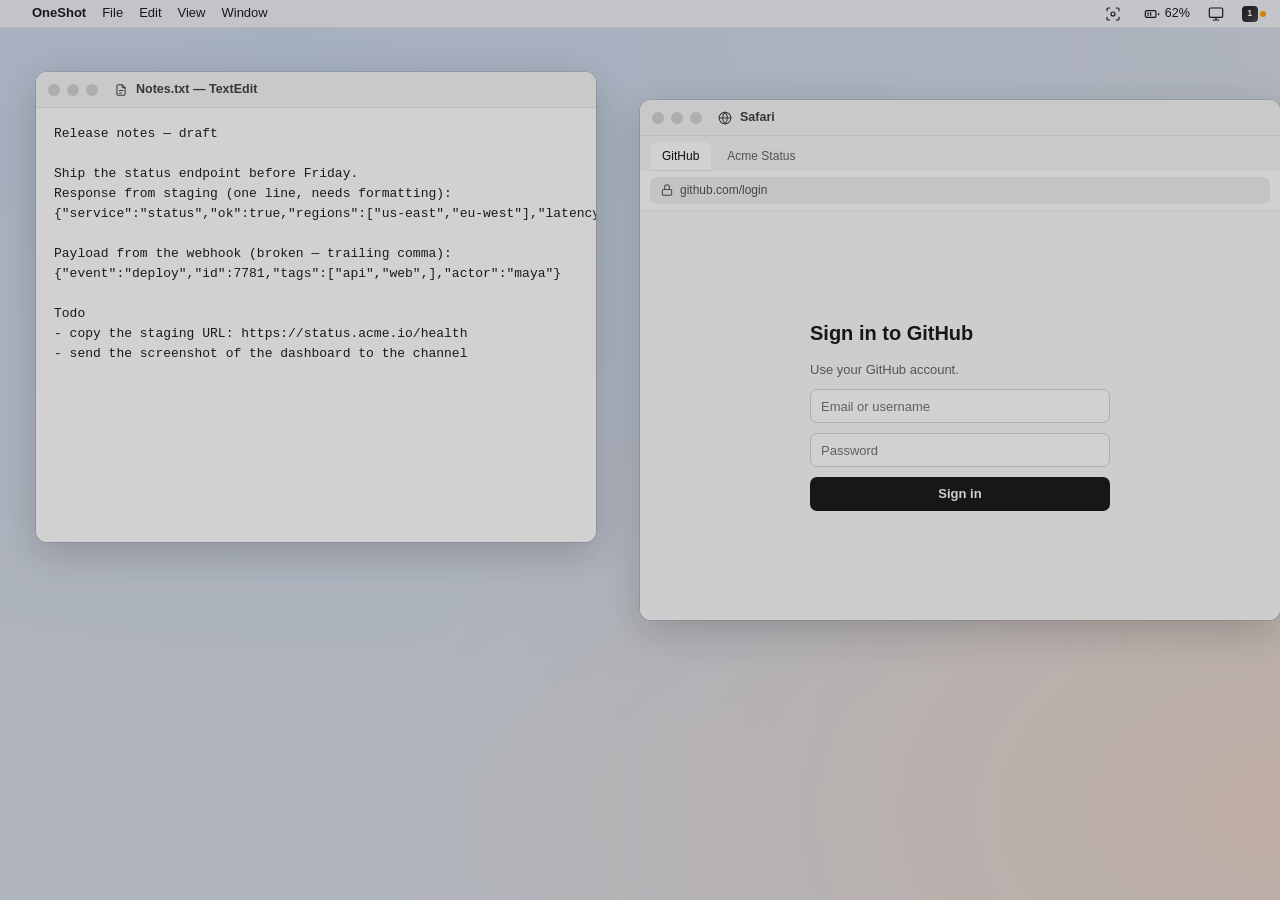
<file: prototype-v2/index.html>
<!doctype html>
<html lang="en">
<head>
<meta charset="utf-8">
<title>OneShot</title>
<link rel="stylesheet" href="shell.css">
<link rel="stylesheet" href="features/clipboard.css">
<link rel="stylesheet" href="features/screenshot.css">
<link rel="stylesheet" href="features/battery.css">
<link rel="stylesheet" href="features/displays.css">
<link rel="stylesheet" href="features/json.css">
<link rel="stylesheet" href="features/vault.css">
</head>
<body>
<div id="screen"></div>
<script src="icons.js"></script>
<script src="shell.js"></script>
<script src="features/clipboard.js"></script>
<script src="features/screenshot.js"></script>
<script src="features/battery.js"></script>
<script src="features/displays.js"></script>
<script src="features/json.js"></script>
<script src="features/vault.js"></script>
<script>OS.boot();</script>
</body>
</html>
</file>
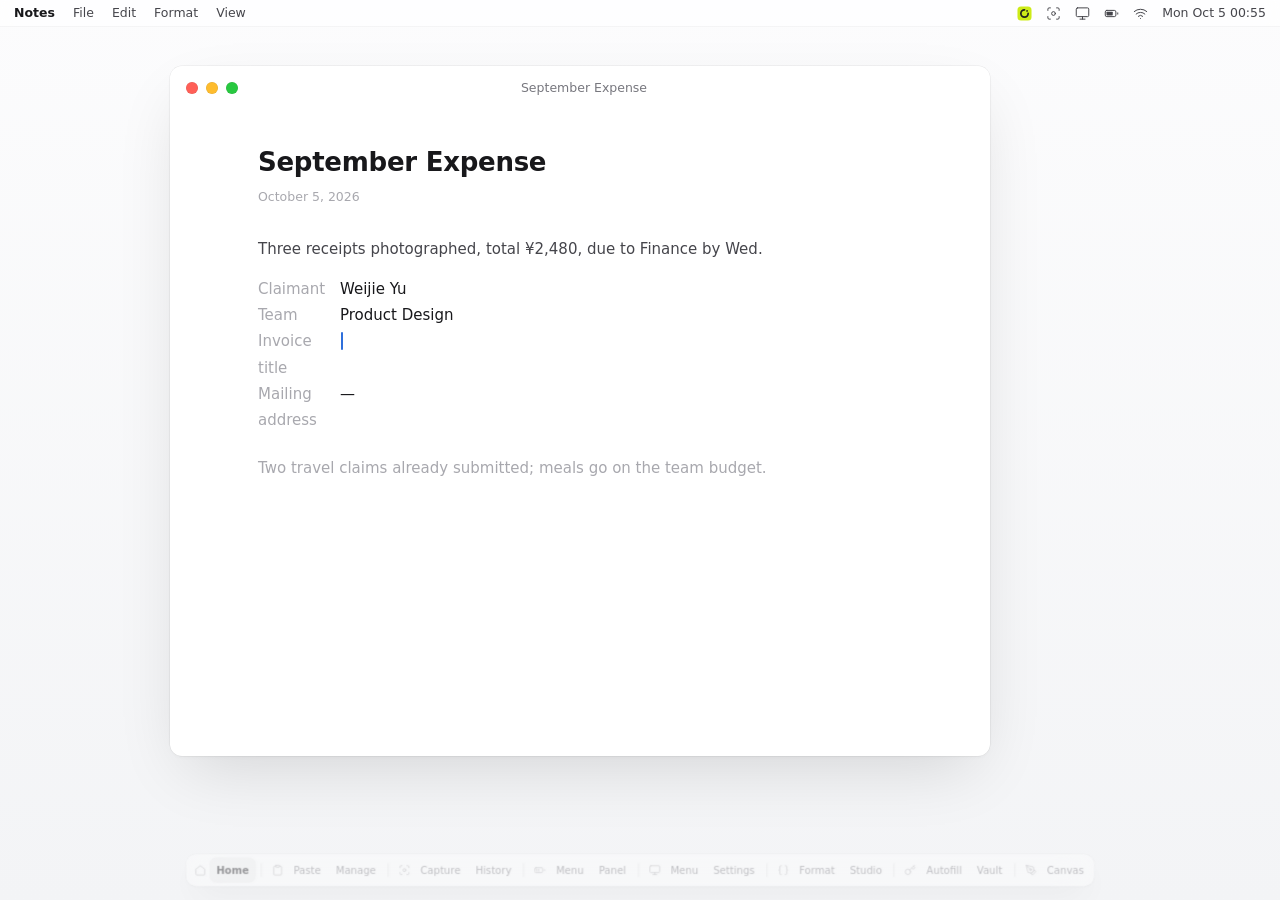
<file: prototype/prototype.html>
<!doctype html>
<html lang="zh-CN">
<head>
<meta charset="utf-8">
<meta name="viewport" content="width=device-width, initial-scale=1">
<title>OneShot</title>
<style>
:root{
  --font-ui:-apple-system,BlinkMacSystemFont,"SF Pro Text","PingFang SC","Hiragino Sans GB","Noto Sans CJK SC",system-ui,sans-serif;
  --font-mono:ui-monospace,"SF Mono",Menlo,"JetBrains Mono","Noto Sans Mono CJK SC",monospace;
  --white:#FFFFFF;--wash:#FAFAFA;--wash-2:#F5F5F6;
  --fill:rgba(0,0,0,.04);--fill-2:rgba(0,0,0,.06);--hover:rgba(0,0,0,.035);
  --rule:rgba(0,0,0,.06);--rule-2:rgba(0,0,0,.1);
  --ink:#18181B;--ink-2:#45454B;--ink-3:#77777E;--ink-4:#A8A8AE;--ink-5:#CDCDD2;
  --lime:#CDEB18;--lime-deep:#4F6B00;--lime-soft:#F4F9D2;
  --mark:#F0453A;
  --r-sm:6px;--r-md:8px;--r-lg:12px;--r-xl:14px;
  --ease:cubic-bezier(.2,.8,.2,1);--ease-out:cubic-bezier(.16,1,.3,1);--ease-in:cubic-bezier(.4,0,1,1);
  --t:200ms;
  --shadow-pop:0 0 0 .5px rgba(0,0,0,.08),0 2px 6px rgba(0,0,0,.04),0 16px 40px -8px rgba(0,0,0,.14);
  --shadow-win:0 0 0 .5px rgba(0,0,0,.08),0 2px 4px rgba(0,0,0,.03),0 24px 64px -16px rgba(0,0,0,.14);
}
*{box-sizing:border-box}
html,body{margin:0;height:100%}
body{background:#fff;color:var(--ink);font:400 13px/1.5 var(--font-ui);-webkit-font-smoothing:antialiased;overflow:hidden;user-select:none}
button{font:inherit;color:inherit;border:0;background:none;padding:0;cursor:default}
.ic{width:16px;height:16px;flex:none;display:block;fill:none;stroke:currentColor;stroke-width:1.6;stroke-linecap:round;stroke-linejoin:round}
.ic.l{width:18px;height:18px;stroke-width:1.55}
.ic.s{width:14px;height:14px}
.mono{font-family:var(--font-mono)}
.view{position:fixed;inset:0;display:none;opacity:0;transition:opacity var(--t) var(--ease)}
.view.on{display:block}
.view.in{opacity:1}
.desk{position:absolute;inset:0;background:linear-gradient(180deg,#FCFCFD 0%,#F3F4F6 100%);overflow:hidden}
.menubar{position:absolute;left:0;right:0;top:0;height:26px;display:flex;align-items:center;gap:18px;padding:0 14px;font-size:12.5px;color:var(--ink-2);background:rgba(255,255,255,.72);backdrop-filter:blur(20px);box-shadow:0 .5px 0 var(--rule)}
.menubar b{font-weight:600;color:var(--ink)}
.menubar .r{margin-left:auto;display:flex;align-items:center;gap:14px;color:var(--ink-2)}
.menubar .r .ic{width:15px;height:15px}
.mini-mark{width:15px;height:15px;display:block}
.lights{display:flex;gap:8px}
.lights i{width:12px;height:12px;border-radius:50%;box-shadow:inset 0 0 0 .5px rgba(0,0,0,.1)}
.lights i:nth-child(1){background:#FF5F57}.lights i:nth-child(2){background:#FEBC2E}.lights i:nth-child(3){background:#28C840}
.docwin{position:absolute;left:170px;top:66px;width:820px;height:690px;background:#fff;border-radius:12px;box-shadow:var(--shadow-win);overflow:hidden}
.docwin .tb{height:44px;display:flex;align-items:center;padding:0 16px;gap:16px}
.docwin .tb .t{font-size:12.5px;color:var(--ink-3);margin:0 auto;transform:translateX(-30px)}
.doc{padding:36px 88px 0;font-size:15px;line-height:1.75;color:var(--ink-2)}
.doc h1{font-size:26px;line-height:1.3;font-weight:650;color:var(--ink);margin:0 0 6px;letter-spacing:-.01em}
.doc .date{font-size:12.5px;color:var(--ink-4);margin-bottom:28px}
.doc p{margin:0 0 14px}
.doc .row{display:flex;gap:10px}
.doc .row .k{color:var(--ink-4);width:72px;flex:none}
.doc .row .v{color:var(--ink);min-width:0}
.doc .muted{color:var(--ink-4)}
.caret{display:inline-block;width:2px;height:1.2em;vertical-align:-.22em;background:#2F6FDB;border-radius:1px;margin-left:1px;animation:blink 1.06s steps(1) infinite}
@keyframes blink{50%{opacity:0}}
.ins{border-radius:3px;transition:background 900ms var(--ease)}
.ins.fresh{background:var(--lime-soft)}
.ins-img{display:inline-block;width:72px;height:44px;border-radius:5px;vertical-align:middle;box-shadow:0 0 0 .5px var(--rule-2);overflow:hidden;margin:2px 0}
.ins-img svg{width:100%;height:100%;display:block}
.cp{position:absolute;width:368px;background:rgba(255,255,255,.96);backdrop-filter:blur(24px) saturate(1.4);border-radius:var(--r-xl);box-shadow:var(--shadow-pop);padding:6px;opacity:0;transform:translateY(-6px) scale(.96);transform-origin:16px 0;pointer-events:none;transition:opacity 160ms var(--ease-in),transform 180ms var(--ease-in)}
.cp.open{opacity:1;transform:none;pointer-events:auto;transition:opacity 180ms var(--ease),transform 240ms var(--ease-out)}
.cp-search{height:0;overflow:hidden;opacity:0;transition:height 200ms var(--ease-out),opacity 160ms var(--ease)}
.cp.searching .cp-search{height:42px;opacity:1}
.cp-search label{display:flex;align-items:center;gap:8px;height:34px;margin:0 2px 8px;padding:0 10px;border-radius:var(--r-md);background:var(--fill);color:var(--ink-4)}
.cp-search input{flex:1;border:0;outline:0;background:none;font:inherit;font-size:13.5px;color:var(--ink);min-width:0}
.cp-search input::placeholder{color:var(--ink-4)}
.cp-list{position:relative}
.cp-hl{position:absolute;left:0;right:0;top:0;height:38px;border-radius:var(--r-md);background:rgba(0,0,0,.05);transition:transform 160ms var(--ease-out),background 120ms var(--ease);pointer-events:none}
.cp-hl.flash{background:var(--lime-soft)}
.cp-row{position:relative;display:grid;grid-template-columns:16px minmax(0,1fr) 16px;align-items:center;gap:12px;height:38px;padding:0 12px;border-radius:var(--r-md);color:var(--ink);font-size:13.5px}
.cp-row .ty{color:var(--ink-4);transition:color 120ms}
.cp-row .tx{white-space:nowrap;overflow:hidden;text-overflow:ellipsis;display:flex;align-items:center;gap:8px;min-width:0}
.cp-row .tx>span{overflow:hidden;text-overflow:ellipsis}
.cp-row .tx .soft{color:var(--ink-4)}
.cp-row code{font:12.5px var(--font-mono);color:var(--ink);overflow:hidden;text-overflow:ellipsis}
.cp-row .end{color:var(--ink-4);display:grid;place-items:center}
.cp-row .end .enter{display:none;color:var(--ink-3)}
.cp-row.sel .ty{color:var(--ink-2)}
.cp-row.sel .end .enter{display:block}
.cp-row.sel .end .pin{display:none}
.cp-row.hide{display:none}
.cp.open .cp-row{animation:rowIn 260ms var(--ease-out) both;animation-delay:calc(var(--i) * 16ms + 40ms)}
@keyframes rowIn{from{opacity:0;transform:translateY(-3px)}to{opacity:1;transform:none}}
.thumb-s{width:44px;height:26px;border-radius:4px;flex:none;overflow:hidden;box-shadow:0 0 0 .5px var(--rule-2)}
.thumb-s svg{display:block;width:100%;height:100%}
.sw{width:14px;height:14px;border-radius:4px;flex:none;box-shadow:inset 0 0 0 .5px rgba(0,0,0,.15)}
.winwrap{position:absolute;inset:0;background:linear-gradient(180deg,#FCFCFD 0%,#F3F4F6 100%);padding:22px}
.win{position:relative;height:100%;background:#fff;border-radius:14px;box-shadow:var(--shadow-win);overflow:hidden;display:grid;grid-template-columns:68px minmax(0,1fr);grid-template-rows:56px minmax(0,1fr) 36px}
.win .lights{position:absolute;left:18px;top:22px;z-index:3}
.rail{grid-column:1;grid-row:1/-1;display:flex;flex-direction:column;align-items:center;gap:4px;padding:64px 0 14px;background:var(--wash)}
.rail .brand{width:30px;height:30px;margin:0 0 18px}
.rail button{position:relative;width:40px;height:40px;border-radius:10px;display:grid;place-items:center;color:var(--ink-4);transition:background 160ms var(--ease),color 160ms var(--ease)}
.rail button:hover{background:var(--hover);color:var(--ink-2)}
.rail button.on{background:#fff;color:var(--ink);box-shadow:0 0 0 .5px rgba(0,0,0,.07),0 1px 3px rgba(0,0,0,.05)}
.rail .gap{flex:1}
.rail .div{width:20px;height:1px;background:var(--rule);margin:8px 0}
[data-tip]{position:relative}
[data-tip]::after{content:attr(data-tip);position:absolute;left:calc(100% + 10px);top:50%;transform:translate(-4px,-50%);opacity:0;pointer-events:none;white-space:nowrap;background:#1F1F22;color:#fff;font-size:12px;font-weight:400;line-height:1;padding:6px 8px;border-radius:6px;transition:opacity 140ms var(--ease),transform 180ms var(--ease-out);transition-delay:0ms;z-index:20}
[data-tip]:hover::after{opacity:1;transform:translate(0,-50%);transition-delay:350ms}
[data-tip].tip-b::after{left:50%;top:calc(100% + 8px);transform:translate(-50%,-4px)}
[data-tip].tip-b:hover::after{transform:translate(-50%,0)}
[data-tip].tip-t::after{left:50%;top:auto;bottom:calc(100% + 10px);transform:translate(-50%,4px)}
[data-tip].tip-t:hover::after{transform:translate(-50%,0)}
.head{grid-column:2;grid-row:1;display:flex;align-items:center;gap:14px;padding:0 20px 0 28px}
.title{display:flex;align-items:center;gap:8px;font-size:15px;font-weight:620;color:var(--ink);letter-spacing:-.005em;white-space:nowrap}
.title .ic{color:var(--ink-3)}
.search{display:flex;align-items:center;gap:8px;height:32px;padding:0 10px;border-radius:var(--r-md);background:var(--fill);color:var(--ink-4);width:300px;margin-left:auto;transition:background 160ms var(--ease),box-shadow 160ms var(--ease)}
.search:focus-within{background:#fff;box-shadow:0 0 0 1px var(--rule-2),0 0 0 4px rgba(0,0,0,.03)}
.search input{flex:1;border:0;outline:0;background:none;font:inherit;font-size:13px;color:var(--ink);min-width:0}
.search input::placeholder{color:var(--ink-4)}
.search kbd{font:500 11px/1 var(--font-mono);color:var(--ink-4)}
.seg{position:relative;display:inline-flex;padding:2px;gap:2px;background:var(--fill);border-radius:var(--r-md)}
.seg .knob{position:absolute;top:2px;left:2px;height:28px;width:32px;border-radius:6px;background:#fff;box-shadow:0 0 0 .5px rgba(0,0,0,.08),0 1px 2px rgba(0,0,0,.06);transition:transform 200ms var(--ease-out)}
.seg button{position:relative;width:32px;height:28px;border-radius:6px;display:grid;place-items:center;color:var(--ink-4);transition:color 160ms}
.seg button.on{color:var(--ink)}
.ibtn{width:32px;height:32px;border-radius:var(--r-md);display:grid;place-items:center;color:var(--ink-3);transition:background 140ms var(--ease),color 140ms}
.ibtn:hover{background:var(--hover);color:var(--ink)}
.foot{grid-column:2;grid-row:3;display:flex;align-items:center;gap:10px;padding:0 20px 0 28px;font-size:12px;color:var(--ink-4);box-shadow:inset 0 .5px 0 var(--rule)}
.foot .r{margin-left:auto;display:flex;align-items:center;gap:6px}
.body{grid-column:2;grid-row:2;min-height:0;position:relative}
.cm{display:grid;grid-template-columns:minmax(0,1fr) 340px;height:100%}
.cm-list{overflow:hidden;padding:0 16px 12px 16px}
.sec{font-size:12px;font-weight:550;color:var(--ink-4);padding:18px 12px 6px;display:flex;align-items:center;gap:6px}
.sec .ic{color:var(--ink-4)}
.cm-row{position:relative;display:grid;grid-template-columns:18px minmax(0,1fr) auto;align-items:center;gap:14px;height:44px;padding:0 12px;border-radius:10px;transition:background 140ms var(--ease)}
.cm-row:hover{background:var(--hover)}
.cm-row.sel{background:rgba(0,0,0,.045)}
.cm-row .ty{color:var(--ink-4)}
.cm-row.sel .ty{color:var(--ink-2)}
.cm-row .tx{white-space:nowrap;overflow:hidden;text-overflow:ellipsis;font-size:13.5px;display:flex;align-items:center;gap:10px;min-width:0}
.cm-row .tx>span{overflow:hidden;text-overflow:ellipsis}
.cm-row .tx .soft{color:var(--ink-4)}
.cm-row code{font:12.5px var(--font-mono);overflow:hidden;text-overflow:ellipsis}
.cm-row .meta{position:relative;display:flex;align-items:center;gap:10px;font-size:12px;color:var(--ink-4);white-space:nowrap;min-width:96px;height:28px;justify-content:flex-end}
.cm-row .meta .tm{min-width:52px;text-align:right;font-variant-numeric:tabular-nums;display:flex;justify-content:flex-end}
.app{width:16px;height:16px;border-radius:4.5px;flex:none;display:grid;place-items:center;box-shadow:inset 0 0 0 .5px rgba(0,0,0,.08)}
.app i{width:6px;height:6px;border-radius:50%;background:rgba(255,255,255,.95)}
.cm-row .acts{position:absolute;right:0;top:50%;display:flex;gap:2px;opacity:0;transform:translate(4px,-50%);transition:opacity 140ms var(--ease),transform 180ms var(--ease-out);pointer-events:none}
.cm-row:hover .acts{opacity:1;transform:translate(0,-50%);pointer-events:auto}
.cm-row:hover .meta>.fade{opacity:0}
.cm-row .meta>.fade{transition:opacity 120ms}
.cm-row .acts .ibtn{width:28px;height:28px;border-radius:7px}
.cm-row .pinmark{color:var(--ink-3)}
.cm-detail{box-shadow:inset .5px 0 0 var(--rule);display:flex;flex-direction:column;padding:20px 24px 20px;min-height:0;transition:opacity 160ms var(--ease),transform 200ms var(--ease-out)}
.cm-detail.swap{opacity:0;transform:translateY(4px)}
.dt-top{display:flex;align-items:center;gap:8px;color:var(--ink-3);font-size:12px;margin-bottom:14px}
.dt-top .ic{color:var(--ink-3)}
.dt-top .sp{margin-left:auto;display:flex;gap:2px}
.preview{flex:none;max-height:320px;min-height:120px;border-radius:12px;background:var(--wash);padding:18px 18px;overflow:hidden;font-size:14px;line-height:1.7;color:var(--ink);white-space:pre-wrap;word-break:break-all}
.preview.code{font:12.5px/1.8 var(--font-mono);color:var(--ink-2)}
.preview .k{color:#6B4FD8}.preview .s{color:#2E7D4F}.preview .n{color:#B5530F}.preview .p{color:var(--ink-4)}
.preview.img{display:grid;place-items:center;padding:16px}
.preview.img .im{width:100%;border-radius:8px;overflow:hidden;box-shadow:0 0 0 .5px var(--rule-2)}
.preview.img svg{display:block;width:100%}
.facts{display:grid;gap:10px;padding:18px 2px 18px;font-size:12.5px;color:var(--ink-2)}
.facts div{display:flex;align-items:center;gap:10px}
.facts .ic{color:var(--ink-4)}
.facts .app{width:14px;height:14px;border-radius:4px;margin:0 1px}
.dt-act{display:flex;align-items:center;gap:6px;margin-top:auto}
.btn{display:inline-flex;align-items:center;justify-content:center;gap:7px;height:34px;padding:0 14px;border-radius:9px;font-size:13px;font-weight:600;white-space:nowrap;transition:transform 120ms var(--ease),background 140ms var(--ease),box-shadow 140ms}
.btn:active{transform:scale(.97)}
.btn.pri{background:var(--lime);color:#1A1C0E;box-shadow:inset 0 0 0 .5px rgba(60,80,0,.18)}
.btn.pri:hover{background:#C4E20F}
.btn.pri kbd{font:500 11px/1 var(--font-mono);color:rgba(26,28,14,.5);margin-left:2px}
.btn.wide{flex:1}
.bwin{position:absolute;left:100px;top:56px;width:1080px;height:708px;background:#fff;border-radius:12px;box-shadow:var(--shadow-win);overflow:hidden;display:grid;grid-template-columns:200px minmax(0,1fr);grid-template-rows:44px minmax(0,1fr)}
.bwin .tb{grid-column:1/-1;display:flex;align-items:center;gap:16px;padding:0 16px;box-shadow:inset 0 -.5px 0 var(--rule)}
.bwin .url{margin:0 auto;transform:translateX(-36px);height:26px;width:360px;border-radius:7px;background:var(--fill);display:flex;align-items:center;justify-content:center;gap:6px;font-size:12px;color:var(--ink-3)}
.bside{padding:20px 12px;display:flex;flex-direction:column;gap:2px;font-size:13px;color:var(--ink-3);background:var(--wash)}
.bside .it{display:flex;align-items:center;gap:10px;height:32px;padding:0 10px;border-radius:7px}
.bside .it.on{background:#fff;color:var(--ink);box-shadow:0 0 0 .5px rgba(0,0,0,.06)}
.bside .org{display:flex;align-items:center;gap:10px;padding:0 10px 18px;font-weight:600;color:var(--ink)}
.bside .org i{width:20px;height:20px;border-radius:6px;background:#2F6FDB}
.bmain{padding:28px 32px;min-width:0}
.bmain h2{margin:0;font-size:20px;font-weight:650;letter-spacing:-.01em}
.bmain .sub{font-size:12.5px;color:var(--ink-4);margin:2px 0 20px}
.kpis{display:grid;grid-template-columns:repeat(3,1fr);gap:16px}
.kpi{border-radius:12px;box-shadow:0 0 0 1px var(--rule);padding:16px 18px}
.kpi .l{font-size:12px;color:var(--ink-3)}
.kpi .v{font-size:26px;font-weight:650;letter-spacing:-.02em;margin-top:4px;display:inline-block}
.kpi .d{font-size:12px;color:#2E7D4F;margin-left:8px}
.kpi .d.neg{color:#B5530F}
.chart{margin-top:16px;border-radius:12px;box-shadow:0 0 0 1px var(--rule);padding:16px 18px;height:220px;position:relative}
.chart .l{font-size:12px;color:var(--ink-3)}
.chart svg{position:absolute;left:18px;right:18px;bottom:16px;width:calc(100% - 36px);height:160px}
.tbl{margin-top:16px;font-size:13px}
.tbl .tr{display:grid;grid-template-columns:1.2fr 1.6fr .8fr .6fr;align-items:center;height:40px;padding:0 18px;box-shadow:inset 0 -.5px 0 var(--rule)}
.tbl .th{height:32px;font-size:12px;color:var(--ink-4)}
.tbl .num{font-variant-numeric:tabular-nums}
.tbl .st{display:inline-flex;align-items:center;gap:6px;color:var(--ink-3)}
.tbl .st i{width:6px;height:6px;border-radius:50%;background:#34A853}
.cap{position:absolute;inset:0;pointer-events:none}
.cap.live{pointer-events:auto}
.cap-sel{position:absolute;border-radius:2px;box-shadow:0 0 0 9999px rgba(20,20,24,0);transition:box-shadow 180ms var(--ease)}
.cap.live .cap-sel,.cap.done-out .cap-sel{box-shadow:0 0 0 9999px rgba(20,20,24,.26)}
.cap-sel::before{content:"";position:absolute;inset:-1px;border:1px solid rgba(255,255,255,.95);border-radius:2px;box-shadow:0 0 0 .5px rgba(0,0,0,.25);pointer-events:none}
.cap-sel .h{position:absolute;width:9px;height:9px;border-radius:50%;background:#fff;box-shadow:0 0 0 .5px rgba(0,0,0,.25),0 1px 3px rgba(0,0,0,.2);opacity:0;transition:opacity 160ms var(--ease) 200ms}
.cap.live .cap-sel .h{opacity:1}
.h.tl{left:-5px;top:-5px}.h.tr{right:-5px;top:-5px}.h.bl{left:-5px;bottom:-5px}.h.br{right:-5px;bottom:-5px}
.cap-flash{position:absolute;inset:0;background:#fff;opacity:0;pointer-events:none}
.cap-size{position:absolute;left:0;top:-30px;height:22px;padding:0 8px;border-radius:6px;background:rgba(24,24,27,.78);backdrop-filter:blur(8px);color:#fff;font:500 11px/22px var(--font-mono);opacity:0;transform:translateY(3px);transition:opacity 160ms var(--ease),transform 200ms var(--ease-out)}
.cap.live .cap-size{opacity:1;transform:none;transition-delay:220ms}
.anno{position:absolute;inset:0;width:100%;height:100%;overflow:visible;pointer-events:none}
.anno .ln{stroke:var(--mark);stroke-width:3;fill:none;stroke-linecap:round;stroke-linejoin:round}
.anno .draw{stroke-dasharray:var(--len);stroke-dashoffset:var(--len)}
.cap.live .anno .draw{transition:stroke-dashoffset 420ms var(--ease-out) 700ms;stroke-dashoffset:0}
.cap.live .anno .d2{transition-delay:860ms}
.cap.live .anno .d3{transition-delay:1080ms}
.anno-t{position:absolute;font-size:15px;font-weight:650;color:var(--mark);opacity:0;transform:translateY(2px);transition:opacity 200ms var(--ease),transform 240ms var(--ease-out);white-space:nowrap}
.cap.live .anno-t{opacity:1;transform:none;transition-delay:1260ms}
.mosaic{position:absolute;border-radius:3px;overflow:hidden;opacity:0;transition:opacity 200ms var(--ease);background-color:#D9D9DD;background-image:linear-gradient(45deg,rgba(255,255,255,.5) 25%,transparent 25%,transparent 75%,rgba(255,255,255,.5) 75%),linear-gradient(45deg,rgba(255,255,255,.5) 25%,transparent 25%,transparent 75%,rgba(255,255,255,.5) 75%),linear-gradient(90deg,#CFCFD4,#E4E4E8 40%,#C9C9CF 70%,#DEDEE2);background-size:10px 10px,10px 10px,100% 100%;background-position:0 0,5px 5px,0 0}
.cap.live .mosaic{opacity:1;transition-delay:1180ms}
.tbar{position:absolute;left:50%;bottom:16px;display:flex;align-items:center;gap:2px;height:48px;padding:0 6px;border-radius:14px;background:rgba(255,255,255,.94);backdrop-filter:blur(24px) saturate(1.5);box-shadow:0 0 0 .5px rgba(0,0,0,.1),0 2px 6px rgba(0,0,0,.06),0 18px 40px -10px rgba(0,0,0,.24);opacity:0;transform:translate(-50%,10px) scale(.97);transition:opacity 160ms var(--ease-in),transform 180ms var(--ease-in);pointer-events:auto;white-space:nowrap}
.cap.live .tbar,.ed.open .tbar{opacity:1;transform:translate(-50%,0);transition:opacity 200ms var(--ease) 380ms,transform 260ms var(--ease-out) 380ms}
.tbar .tools{position:relative;display:flex;gap:2px}
.tbar .knob{position:absolute;top:0;left:0;width:36px;height:36px;border-radius:9px;background:rgba(0,0,0,.065);transition:transform 200ms var(--ease-out)}
.tbar .tb-i{position:relative;width:36px;height:36px;border-radius:9px;display:grid;place-items:center;color:var(--ink-2);transition:background 120ms,color 120ms}
.tbar .tb-i:hover{color:var(--ink);background:rgba(0,0,0,.035)}
.tbar .tb-i.on{color:var(--ink)}
.tbar .tools .tb-i.on:hover{background:none}
.tbar .vd{width:1px;height:20px;background:var(--rule-2);margin:0 6px}
.dot{width:16px;height:16px;border-radius:50%;background:var(--mark);box-shadow:0 0 0 2px #fff,0 0 0 2.5px rgba(0,0,0,.14)}
.tbar .btn{height:36px;margin-left:4px;padding:0 14px 0 12px;border-radius:10px}
.tbar .btn .ok{display:none}
.tbar .btn.did .ok{display:block}.tbar .btn.did .go{display:none}
.toast{position:absolute;left:50%;top:44px;display:flex;align-items:center;gap:10px;height:36px;padding:0 14px 0 9px;border-radius:12px;background:rgba(255,255,255,.96);backdrop-filter:blur(20px);box-shadow:var(--shadow-pop);font-size:13px;font-weight:550;opacity:0;transform:translate(-50%,-8px) scale(.98);transition:opacity 180ms var(--ease),transform 240ms var(--ease-out);pointer-events:none}
.toast.on{opacity:1;transform:translate(-50%,0)}
.toast .chk{width:18px;height:18px;border-radius:50%;background:var(--lime);display:grid;place-items:center;color:#1A1C0E}
.toast .chk .ic{width:11px;height:11px;stroke-width:2.6}
.toast .th{width:44px;height:28px;border-radius:6px;overflow:hidden;box-shadow:0 0 0 .5px var(--rule-2)}
.toast .th svg{width:100%;height:100%;display:block}
.sm{height:100%;overflow:hidden;padding:4px 28px 0}
.grid{display:grid;grid-template-columns:repeat(4,minmax(0,1fr));gap:22px 20px}
.sm .sec{padding:16px 2px 12px}
.tile{position:relative}
.tile .im{position:relative;aspect-ratio:16/10;border-radius:10px;overflow:hidden;background:#fff;box-shadow:0 0 0 1px var(--rule);transition:transform 220ms var(--ease-out),box-shadow 220ms var(--ease)}
.tile .im svg{display:block;width:100%;height:100%}
.tile:hover .im{transform:translateY(-2px);box-shadow:0 0 0 1px var(--rule),0 10px 24px -8px rgba(0,0,0,.16)}
.tile .ov{position:absolute;right:8px;top:8px;display:flex;gap:4px;opacity:0;transform:translateY(-3px);transition:opacity 160ms var(--ease),transform 200ms var(--ease-out)}
.tile:hover .ov{opacity:1;transform:none}
.tile .ov button{width:28px;height:28px;border-radius:8px;display:grid;place-items:center;background:rgba(255,255,255,.92);backdrop-filter:blur(12px);color:var(--ink-2);box-shadow:0 0 0 .5px rgba(0,0,0,.08),0 2px 6px rgba(0,0,0,.08)}
.tile .dur{position:absolute;left:8px;bottom:8px;display:flex;align-items:center;gap:4px;height:20px;padding:0 6px 0 4px;border-radius:6px;background:rgba(24,24,27,.66);color:#fff;font:500 10.5px/1 var(--font-mono)}
.tile .dur .ic{width:11px;height:11px;fill:#fff;stroke:none}
.tile .mt{display:flex;align-items:center;justify-content:space-between;padding:9px 2px 0;font-size:12px;color:var(--ink-4)}
.tile .mt b{font-weight:500;color:var(--ink-2)}
.tile .mt .app{width:14px;height:14px;border-radius:4px;margin-right:7px}
.tile .mt span:first-child{display:flex;align-items:center}
.ed{position:absolute;inset:0;background:#fff;display:none;grid-template-rows:52px minmax(0,1fr)}
.ed.show{display:grid}
.ed .eh{display:flex;align-items:center;gap:8px;padding:0 20px 0 18px;opacity:0;transition:opacity 180ms var(--ease)}
.ed.open .eh{opacity:1;transition-delay:160ms}
.back{display:inline-flex;align-items:center;gap:4px;height:30px;padding:0 10px 0 6px;border-radius:8px;color:var(--ink-2);font-size:13px}
.back:hover{background:var(--hover)}
.ed .eh .nm{font-size:13px;color:var(--ink-4);margin-left:6px}
.ed .eh .r{margin-left:auto;display:flex;gap:2px}
.ed .stage{position:relative;background:var(--wash);display:grid;place-items:center;overflow:hidden}
.ed .pic{position:relative;width:min(78%,820px);aspect-ratio:16/10;border-radius:10px;overflow:hidden;box-shadow:0 0 0 .5px rgba(0,0,0,.08),0 20px 48px -16px rgba(0,0,0,.2);opacity:0}
.ed.open .pic{opacity:1}
.ed .pic svg{width:100%;height:100%;display:block}
.ed .tbar{bottom:28px}
.fly{position:fixed;z-index:50;border-radius:10px;overflow:hidden;box-shadow:0 20px 48px -16px rgba(0,0,0,.2);pointer-events:none}
.fly svg{width:100%;height:100%;display:block}
.switch{position:fixed;left:50%;bottom:14px;transform:translateX(-50%);z-index:100;display:flex;gap:2px;padding:4px;border-radius:12px;background:rgba(255,255,255,.9);backdrop-filter:blur(20px);box-shadow:var(--shadow-pop)}
.switch a{display:flex;align-items:center;gap:6px;height:30px;padding:0 10px;border-radius:8px;color:var(--ink-3);font-size:12px;text-decoration:none;transition:background 140ms,color 140ms}
.switch a:hover{color:var(--ink)}
.switch a.on{background:var(--fill-2);color:var(--ink);font-weight:600}
.switch i{width:1px;height:16px;background:var(--rule-2);align-self:center;margin:0 4px}
body.bare .switch{display:none}
@media (prefers-reduced-motion:reduce){
  *,*::before,*::after{transition-duration:1ms !important;transition-delay:0ms !important;animation-duration:1ms !important;animation-delay:0ms !important}
  .caret{animation:none}
}
/* ===== Shared: menubar icons, floats, switches, sliders ===== */
.menubar .r .mb-i{display:grid;place-items:center;height:20px;padding:0 5px;margin:0 -5px;border-radius:5px;transition:background 160ms var(--ease),color 160ms}
.menubar .r .mb-i.on{background:rgba(0,0,0,.09);color:var(--ink)}
.pop{position:absolute;top:31px;width:300px;background:rgba(255,255,255,.97);backdrop-filter:blur(24px) saturate(1.4);border-radius:14px;box-shadow:var(--shadow-pop);padding:14px;opacity:0;transform:translateY(-6px) scale(.97);pointer-events:none;transition:opacity 160ms var(--ease-in),transform 180ms var(--ease-in);z-index:5}
.pop.open{opacity:1;transform:none;pointer-events:auto;transition:opacity 180ms var(--ease),transform 240ms var(--ease-out)}
.stg{opacity:0}
.open .stg,.live .stg.auto{animation:rowIn 260ms var(--ease-out) both;animation-delay:calc(var(--i,0) * 30ms + 60ms)}
.pop-foot{display:flex;align-items:center;gap:8px;margin:10px -6px -6px;padding:8px 6px 0 8px;box-shadow:inset 0 .5px 0 var(--rule);font-size:12px;color:var(--ink-4)}
.pop-foot .sp{margin-left:auto;display:flex;gap:2px}
.pop-foot .ibtn{width:28px;height:28px;border-radius:7px}
.tog{position:relative;width:34px;height:20px;border-radius:10px;background:rgba(0,0,0,.11);flex:none;box-shadow:inset 0 0 0 .5px rgba(0,0,0,.04);transition:background 200ms var(--ease)}
.tog::after{content:"";position:absolute;left:2px;top:2px;width:16px;height:16px;border-radius:50%;background:#fff;box-shadow:0 1px 2px rgba(0,0,0,.2),0 0 0 .5px rgba(0,0,0,.04);transition:transform 220ms var(--ease-out)}
.tog.on{background:var(--lime);box-shadow:inset 0 0 0 .5px rgba(60,80,0,.16)}
.tog.on::after{transform:translateX(14px)}
.tog.sm{width:30px;height:18px}.tog.sm::after{width:14px;height:14px}.tog.sm.on::after{transform:translateX(12px)}
.sl{position:relative;height:22px;flex:1;min-width:0;touch-action:none}
.sl .tr{position:absolute;left:0;right:0;top:9px;height:4px;border-radius:2px;background:rgba(0,0,0,.08)}
.sl .fl{position:absolute;left:0;top:9px;height:4px;border-radius:2px;background:var(--ink-2);width:calc(var(--v) * 1%)}
.sl .kn{position:absolute;top:3px;left:calc(var(--v) * 1%);width:16px;height:16px;margin-left:-8px;border-radius:50%;background:#fff;box-shadow:0 0 0 .5px rgba(0,0,0,.14),0 1px 3px rgba(0,0,0,.16);transition:transform 140ms var(--ease)}
.sl:active .kn{transform:scale(1.1)}
.sl.anim .fl{transition:width 260ms var(--ease-out)}
.sl.anim .kn{transition:left 260ms var(--ease-out),transform 140ms}
.sl.warm .tr{background:linear-gradient(90deg,#F6C27A,#F4F4F5 50%,#A9C8F5);height:6px;top:8px;border-radius:3px}
.sl.warm .fl{display:none}
.slr{display:flex;align-items:center;gap:10px;color:var(--ink-4)}
.slr .val{font:500 12px var(--font-mono);color:var(--ink-2);min-width:30px;text-align:right}
.seg.t .knob{width:auto}
.seg.t button{width:auto;padding:0 11px;font-size:12px;font-weight:500}
.seg.sm{padding:2px;border-radius:7px;height:auto;overflow:visible}
.seg.sm .knob{height:24px;width:28px;border-radius:5px}
.seg.sm button{width:28px;height:24px;border-radius:5px}
.btn.sec{background:var(--fill-2);color:var(--ink);font-weight:550}
.btn.sec:hover{background:rgba(0,0,0,.08)}
.fav{width:28px;height:28px;border-radius:8px;flex:none;display:grid;place-items:center;color:#fff;font-weight:650;font-size:12.5px;box-shadow:inset 0 0 0 .5px rgba(0,0,0,.08)}
.fav.s{width:22px;height:22px;border-radius:6px;font-size:11px}
.fav.l{width:44px;height:44px;border-radius:12px;font-size:18px}
.kbd{font:500 11px/1 var(--font-mono);color:var(--ink-4)}
.vbar{width:1px;height:18px;background:var(--rule-2);flex:none}

/* ===== Battery · menu ===== */
#batPop{width:296px}
.bp-top{display:flex;align-items:flex-end;justify-content:space-between;margin:2px 2px 0}
.bigpct{font-size:34px;font-weight:620;letter-spacing:-.035em;line-height:1;font-variant-numeric:tabular-nums}
.bigpct small{font-size:16px;font-weight:500;color:var(--ink-3);margin-left:2px;letter-spacing:0}
.bp-src{display:flex;align-items:center;gap:6px;font-size:12px;color:var(--ink-3);padding-bottom:3px}
.bbar{position:relative;height:10px;border-radius:5px;background:rgba(0,0,0,.07);margin:26px 2px 10px}
.bbar .fl{position:absolute;left:0;top:0;bottom:0;border-radius:5px 0 0 5px;background:var(--ink);width:calc(var(--v) * 1%);transition:width 260ms var(--ease-out)}
.bbar .to{position:absolute;top:0;bottom:0;left:calc(var(--v) * 1%);width:calc((var(--l) - var(--v)) * 1%);background:repeating-linear-gradient(-45deg,rgba(0,0,0,.1) 0 1.5px,transparent 1.5px 4.5px);transition:width 260ms var(--ease-out),left 260ms var(--ease-out)}
.bbar .lm{position:absolute;top:-5px;bottom:-5px;left:calc(var(--l) * 1%);width:2px;margin-left:-1px;border-radius:1px;background:var(--ink);transition:left 260ms var(--ease-out),opacity 200ms var(--ease)}
.bbar .lm span{position:absolute;bottom:calc(100% + 4px);left:50%;transform:translateX(-50%);font:600 10.5px/1 var(--font-mono);color:var(--ink-2)}
.bbar.off .lm{opacity:0}
.bbar.drag .lm{cursor:ew-resize}
.bbar .lm .grip{position:absolute;left:-7px;right:-7px;top:-8px;bottom:-8px}
.bp-st{display:flex;align-items:center;gap:6px;font-size:12px;color:var(--ink-3);margin:0 2px 8px;min-height:18px}
.bp-st .ic{color:var(--ink-4)}
.bp-row{display:flex;align-items:center;gap:10px;height:42px;padding:0 2px;font-size:13px;box-shadow:inset 0 .5px 0 var(--rule)}
.bp-row .ic{color:var(--ink-3)}
.bp-row .lab{flex:1}

/* ===== Shared panels ===== */
.pane{height:100%;overflow:hidden;display:grid;grid-template-columns:minmax(0,1fr) 340px}
.pane-main{padding:4px 28px 20px;min-width:0;display:flex;flex-direction:column;min-height:0}
.pane-side{box-shadow:inset .5px 0 0 var(--rule);padding:6px 24px 20px;display:flex;flex-direction:column;min-height:0}
.set-sec{font-size:12px;font-weight:550;color:var(--ink-4);padding:16px 0 4px;display:flex;align-items:center;gap:6px}
.set-row{display:flex;align-items:center;gap:12px;min-height:46px;font-size:13px}
.set-row>.ic{color:var(--ink-3)}
.set-row .lab{flex:1;min-width:0;line-height:1.35}
.set-row .lab small{display:block;font-size:11.5px;color:var(--ink-4)}
.set-row .val{font:500 12px var(--font-mono);color:var(--ink-2);min-width:34px;text-align:right}
.set-row .sl{flex:none;width:130px}
.set-col{display:flex;flex-direction:column;gap:8px;padding:6px 0 10px}
.set-col .top{display:flex;align-items:center;gap:12px;font-size:13px}
.set-col .top>.ic{color:var(--ink-3)}
.set-col .top .lab{flex:1}
.set-col .top .val{font:500 12px var(--font-mono);color:var(--ink-2)}
.set-col .slr{padding-left:28px}

/* ===== Battery · panel ===== */
.hero{display:flex;align-items:center;gap:32px;padding:22px 0 18px}
.hero .bigpct{font-size:56px;letter-spacing:-.045em}
.hero .bigpct small{font-size:22px}
.hero .bwrap{flex:1;min-width:0}
.hero .bbar{height:14px;border-radius:7px;margin:22px 0 10px}
.hero .bbar .fl{border-radius:7px 0 0 7px}
.hero .bp-st{margin:0}
.stats{display:grid;grid-template-columns:repeat(4,1fr);gap:16px;padding:6px 0 4px}
.stat{display:flex;align-items:center;gap:12px}
.stat>.ic{color:var(--ink-4)}
.stat b{display:block;font-size:15px;font-weight:600;font-variant-numeric:tabular-nums;line-height:1.3}
.stat span{display:block;font-size:11.5px;color:var(--ink-4)}
.chartbox{flex:1;min-height:0;display:flex;flex-direction:column;margin-top:18px}
.chartbox .hd{display:flex;align-items:center;gap:10px;font-size:12px;font-weight:550;color:var(--ink-4);padding:0 0 8px}
.chartbox .hd .seg{margin-left:auto}
.chartbox .lg{display:flex;align-items:center;gap:14px;font-weight:400;margin-left:14px}
.chartbox .lg i{display:inline-block;width:10px;height:10px;border-radius:3px;margin-right:6px;vertical-align:-1px}
.cv{position:relative;flex:1;min-height:0}
.cv svg{position:absolute;inset:0 0 22px 30px;width:calc(100% - 30px);height:calc(100% - 22px);overflow:visible}
.cv .yl{position:absolute;left:0;font:11px var(--font-mono);color:var(--ink-4);transform:translateY(-50%)}
.cv .xl{position:absolute;bottom:0;font:11px var(--font-mono);color:var(--ink-4);transform:translateX(-50%);white-space:nowrap}
.cv .xl.end{transform:translateX(-100%)}
.cv .ln{fill:none;stroke:var(--ink);stroke-width:1.8;stroke-linejoin:round;stroke-linecap:round;vector-effect:non-scaling-stroke}
.cv .ar{fill:url(#gBat)}
.cv .lim{stroke:var(--ink-3);stroke-width:1;stroke-dasharray:3 4;vector-effect:non-scaling-stroke}
.cv .grid{stroke:rgba(0,0,0,.05);stroke-width:1;vector-effect:non-scaling-stroke}
.cv .band{fill:var(--lime-soft)}
.cv .plug{fill:rgba(0,0,0,.08)}
.cv .now{fill:#fff;stroke:var(--ink);stroke-width:2;vector-effect:non-scaling-stroke}
.cal{display:flex;align-items:center;gap:8px;padding:6px 0 14px}
.cal .st{flex:1;display:flex;flex-direction:column;align-items:center;gap:4px;padding:10px 0;border-radius:10px;background:var(--wash)}
.cal .st .ic{color:var(--ink-3)}
.cal .st b{font:600 12.5px var(--font-mono)}
.cal .st small{font-size:11px;color:var(--ink-4)}
.cal>i{width:10px;height:1px;background:var(--ink-5);flex:none}

/* ===== Displays · menu ===== */
.mic{position:relative;width:26px;height:26px;border-radius:50%;display:grid;place-items:center;flex:none;background:rgba(0,0,0,.065);color:var(--ink-2);transition:background 220ms var(--ease),color 220ms var(--ease),transform 120ms var(--ease)}
.mic .ic{width:14px;height:14px}
.mic:active{transform:scale(.9)}
.mic.on{background:var(--c,var(--lime));color:var(--cf,#1A1C0E)}
.mic.lg{width:40px;height:40px}.mic.lg .ic{width:19px;height:19px}
.mic.md{width:30px;height:30px}.mic.md .ic{width:15px;height:15px}
#dispPop{width:288px;padding:8px 8px 10px;border-radius:16px}
.dp-hd{display:flex;align-items:center;gap:6px;height:36px;padding:0 4px 0 8px;margin-bottom:2px}
.dp-hd .t{font-size:13px;font-weight:620;color:var(--ink)}
.dp-hd .sp{margin-left:auto;display:flex;gap:8px}
.dp-d{padding:4px 8px 6px;border-radius:10px;transition:background 160ms var(--ease)}
.dp-h{display:flex;align-items:center;gap:10px;height:30px;font-size:13px}
.dp-h .nm{flex:1;min-width:0;color:var(--ink);transition:color 200ms var(--ease)}
.dp-d .slr{gap:8px;height:24px;padding-left:36px;transition:opacity 220ms var(--ease)}
.dp-d .slr .val{min-width:22px;font-size:11.5px;color:var(--ink-3)}
.dp-d.off .nm{color:var(--ink-3)}
.dp-d.off .slr{opacity:.32;pointer-events:none}
.dp-pre{display:flex;gap:4px;margin:6px 0 0;padding:8px 0 0;box-shadow:inset 0 .5px 0 var(--rule)}
.pchip{flex:1;height:38px;border-radius:10px;display:grid;place-items:center;color:var(--ink-3);transition:background 180ms var(--ease),color 180ms var(--ease)}
.pchip:hover{background:var(--hover);color:var(--ink)}
.pchip.on{background:var(--lime-soft);color:var(--lime-deep)}
#dispPop .pop-foot{margin:8px -8px -10px;padding:6px 8px 6px 16px}

/* ===== Displays · settings ===== */
.arr{position:relative;flex:1;min-height:320px;margin-top:6px}
.arr::before{content:"";position:absolute;inset:0;background-image:radial-gradient(rgba(0,0,0,.075) 1px,transparent 1.3px);background-size:20px 20px;background-position:10px 10px;-webkit-mask-image:radial-gradient(ellipse 62% 58% at 50% 48%,#000 30%,transparent 100%);mask-image:radial-gradient(ellipse 62% 58% at 50% 48%,#000 30%,transparent 100%);pointer-events:none}
.mon{position:absolute;background:#fff;border-radius:8px;box-shadow:0 0 0 1px rgba(0,0,0,.12),0 10px 24px -14px rgba(0,0,0,.2);display:flex;flex-direction:column;align-items:center;justify-content:center;gap:4px;text-align:center;cursor:grab;transition:box-shadow 200ms var(--ease),background 200ms var(--ease),transform 200ms var(--ease-out)}
.live .mon{animation:monIn 320ms var(--ease-out) backwards;animation-delay:calc(var(--i) * 50ms + 60ms)}
@keyframes monIn{from{opacity:0;transform:scale(.94)}to{opacity:1;transform:none}}
.mon.dragging{cursor:grabbing;transform:scale(1.02);box-shadow:0 0 0 1px rgba(0,0,0,.12),0 18px 36px -12px rgba(0,0,0,.24);z-index:2;transition:box-shadow 180ms}
.mon.sel{background:#FCFEF3;box-shadow:0 0 0 2px var(--lime),0 12px 28px -14px rgba(79,107,0,.4)}
.mon .mbar{position:absolute;left:10px;right:10px;top:7px;height:3px;border-radius:2px;background:rgba(0,0,0,.12);transition:background 200ms}
.mon.sel .mbar{background:rgba(79,107,0,.35)}
.mon .ic{color:var(--ink-4);transition:color 200ms}
.mon.sel .ic{color:var(--lime-deep)}
.mon b{font-size:12.5px;font-weight:550;color:var(--ink-2)}
.mon.sel b{color:var(--ink)}
.mon span{font:10.5px/1 var(--font-mono);color:var(--ink-4);height:0;opacity:0;overflow:hidden;transition:opacity 200ms var(--ease),height 200ms var(--ease-out)}
.mon.sel span{height:12px;opacity:1}
.arr .hint{position:absolute;left:50%;bottom:10px;transform:translateX(-50%);display:flex;align-items:center;gap:6px;font-size:11.5px;color:var(--ink-4)}
.pres{display:grid;grid-template-columns:repeat(5,minmax(0,1fr));gap:10px;padding:14px 0 4px}
.pr{display:flex;align-items:center;gap:10px;height:52px;padding:0 12px;border-radius:12px;box-shadow:inset 0 0 0 1px var(--rule);font-size:13px;font-weight:550;color:var(--ink-2);text-align:left;transition:background 180ms var(--ease),box-shadow 180ms,color 180ms}
.pr:hover{background:var(--hover)}
.pr .mic{width:30px;height:30px}.pr .mic .ic{width:15px;height:15px}
.pr.on{background:var(--lime-soft);box-shadow:none;color:var(--ink)}
.pr.on .mic{background:var(--lime);color:#1A1C0E}
.pr.add{justify-content:center;box-shadow:none;border:1px dashed var(--rule-2);color:var(--ink-4)}
.pr.add:hover{color:var(--ink-2)}
.ds-hd{display:flex;align-items:center;gap:12px;padding:18px 0 8px}
.ds-hd b{font-size:15px;font-weight:620;display:block;line-height:1.3}
.ds-hd small{display:block;font-size:12px;color:var(--ink-4)}
.ds-hd .sp{margin-left:auto;align-self:flex-start;padding-top:2px}
.ds-main{display:grid;place-items:center;width:28px;height:28px;color:var(--lime-deep);transition:opacity 200ms var(--ease)}
.ds-main.no{opacity:0}
.ds-sec{display:flex;align-items:center;justify-content:space-between;font-size:12px;font-weight:550;color:var(--ink-4);padding:20px 0 4px}
.ds-sec .v{font:500 12px var(--font-mono);color:var(--ink-2)}
.ds-sl{display:flex;align-items:center;gap:10px;height:30px;color:var(--ink-4)}
.ds-row{display:flex;align-items:center;gap:12px;width:100%;min-height:44px;font-size:13px;color:var(--ink);text-align:left}
.ds-row>.ic{color:var(--ink-3)}
.ds-row .lab{flex:1}
.ds-sl+.ds-row{margin-top:12px}
.disc{box-shadow:inset 0 .5px 0 var(--rule);border-radius:0}
.disc .v{font-size:12px;color:var(--ink-4)}
.disc .chev{color:var(--ink-4);transition:transform 220ms var(--ease-out)}
.disc.open .chev{transform:rotate(90deg)}
.picg{height:0;overflow:hidden;transition:height 240ms var(--ease-out)}
.picg .in{padding:2px 0 8px}
.pr2{display:flex;align-items:center;gap:12px;height:34px;padding-left:28px;color:var(--ink-4)}
.pr2>span{display:grid;place-items:center}
.pane-side .act{margin-top:auto;display:flex;gap:8px}

/* ===== JSON · hotkey ===== */
.jwin{left:170px;top:66px;width:820px;height:690px}
.jdoc{padding:30px 72px 0;font:13px/22px var(--font-mono);color:var(--ink-2)}
.jdoc .jl{min-height:22px;white-space:pre}
.jdoc .mut{color:var(--ink-4)}
.jsel{position:relative;overflow:hidden;transition:height 300ms var(--ease-out)}
.jsel .l{white-space:pre;border-radius:3px;transition:background 900ms var(--ease)}
.jsel.one .l{white-space:pre-wrap;word-break:break-all}
.jsel .l.fresh{background:var(--lime-soft)}
.jsel .l.rise{animation:rowIn 240ms var(--ease-out) both;animation-delay:calc(var(--i) * 14ms)}
.selt{background:rgba(47,111,219,.17);border-radius:2px;-webkit-box-decoration-break:clone;box-decoration-break:clone}
.jx .k{color:#6B4FD8}.jx .s{color:#2E7D4F}.jx .n{color:#B5530F}.jx .b{color:#2F6FDB}.jx .p{color:var(--ink-4)}
.jp{position:absolute;display:flex;align-items:center;gap:8px;height:38px;padding:0 5px 0 9px;border-radius:12px;background:rgba(255,255,255,.97);backdrop-filter:blur(20px);box-shadow:var(--shadow-pop);font-size:13px;font-weight:550;white-space:nowrap;opacity:0;transform:translateX(-6px) scale(.96);transform-origin:0 50%;pointer-events:none;transition:opacity 160ms var(--ease-in),transform 180ms var(--ease-in);overflow:hidden;z-index:4}
.jp.on{opacity:1;transform:none;pointer-events:auto;transition:opacity 180ms var(--ease),transform 240ms var(--ease-out),left 260ms var(--ease-out),top 260ms var(--ease-out)}
.jp .chk{width:18px;height:18px;border-radius:50%;background:var(--lime);display:grid;place-items:center;color:#1A1C0E;flex:none}
.jp .chk .ic{width:11px;height:11px;stroke-width:2.6}
.jp .m{font:500 11.5px var(--font-mono);color:var(--ink-4);margin-right:2px}
.jp .ibtn{width:28px;height:28px;border-radius:7px}
.jp .cd{position:absolute;left:0;bottom:0;height:2px;width:100%;background:rgba(0,0,0,.07);transform-origin:0 50%}
.jp.on .cd{animation:cd 6000ms linear both}
@keyframes cd{from{transform:scaleX(1)}to{transform:scaleX(0)}}

/* ===== JSON · studio ===== */
.stu{position:relative;height:100%;background:#fff;border-radius:14px;box-shadow:var(--shadow-win);overflow:hidden;display:grid;grid-template-rows:52px 44px minmax(0,1fr) 30px}
.stu .tabs{display:flex;align-items:center;gap:2px;padding:0 14px 0 92px;position:relative}
.stu .tabs .lights{position:absolute;left:18px;top:20px}
.tab{display:flex;align-items:center;gap:8px;height:30px;padding:0 8px 0 10px;border-radius:8px;font-size:12.5px;color:var(--ink-3);position:relative;transition:color 140ms,background 140ms}
.tab:hover{color:var(--ink);background:var(--hover)}
.tab.on{background:rgba(0,0,0,.045);color:var(--ink);font-weight:550}
.tab .ic{color:var(--ink-4)}
.tab.on .ic{color:var(--ink-3)}
.tab .x{width:16px;height:16px;border-radius:4px;display:grid;place-items:center;color:var(--ink-4);opacity:0}
.tab:hover .x{opacity:1}
.tab .x .ic{width:11px;height:11px}
.tab .mod{width:6px;height:6px;border-radius:50%;background:var(--ink-4);margin:0 5px}
.tab.on:hover .mod{display:none}
.stu .tabs .add{width:28px;height:28px;margin-left:4px}
.stu .brandsm{position:absolute;right:18px;top:16px;width:20px;height:20px}
.tools2{display:flex;align-items:center;gap:2px;padding:0 14px 0 16px;box-shadow:inset 0 -.5px 0 var(--rule)}
.tools2 .vbar{margin:0 10px}
.acts2{display:flex;gap:2px}
.acts2 .ibtn.on{color:var(--ink);background:var(--fill)}
.morew{position:relative;margin-left:2px}
.morew.open>.ibtn{background:var(--fill);color:var(--ink)}
.morew.open>[data-tip]::after{display:none}
.menu{position:absolute;top:calc(100% + 6px);left:-2px;width:176px;padding:5px;border-radius:12px;background:rgba(255,255,255,.98);backdrop-filter:blur(20px);box-shadow:var(--shadow-pop);opacity:0;transform:translateY(-4px) scale(.97);transform-origin:14px 0;pointer-events:none;transition:opacity 140ms var(--ease-in),transform 160ms var(--ease-in);z-index:10}
.morew.open .menu{opacity:1;transform:none;pointer-events:auto;transition:opacity 160ms var(--ease),transform 220ms var(--ease-out)}
.menu button{display:flex;align-items:center;gap:10px;width:100%;height:32px;padding:0 10px;border-radius:7px;font-size:13px;color:var(--ink);text-align:left}
.menu button .ic{color:var(--ink-3)}
.menu button:hover{background:var(--hover)}
.menu .sep{display:block;height:1px;background:var(--rule);margin:4px 6px}
.tools2 .q{margin-left:auto;display:flex;align-items:center;gap:8px;height:30px;width:240px;padding:0 10px;border-radius:8px;background:var(--fill);color:var(--ink-4);transition:background 160ms,box-shadow 160ms}
.tools2 .q:focus-within{background:#fff;box-shadow:0 0 0 1px var(--rule-2),0 0 0 4px rgba(0,0,0,.03)}
.tools2 .q input{flex:1;border:0;outline:0;background:none;font:12.5px var(--font-ui);color:var(--ink);min-width:0}
.tools2 .q input::placeholder{color:var(--ink-4)}
.split{display:grid;grid-template-columns:380px minmax(0,1fr);min-height:0;transition:grid-template-columns 260ms var(--ease-out)}
.split.v-tree{grid-template-columns:minmax(0,1fr) 0px}
.split.v-text{grid-template-columns:0px minmax(0,1fr)}
.split.v-text .tree,.split.v-tree .txt{opacity:0}
.tree{overflow:hidden;padding:10px 12px;box-shadow:inset -.5px 0 0 var(--rule);transition:opacity 200ms var(--ease)}
.tn{position:relative;display:flex;align-items:center;gap:8px;height:28px;padding-right:10px;border-radius:7px;font:12.5px var(--font-mono);color:var(--ink-2);white-space:nowrap;transition:background 120ms}
.tn:hover{background:var(--hover)}
.tn.sel{background:rgba(0,0,0,.045);color:var(--ink)}
.tn .tw{width:14px;height:16px;display:grid;place-items:center;color:var(--ink-5);flex:none;margin-right:-4px;transition:transform 180ms var(--ease-out)}
.tn .tw .ic{width:12px;height:12px}
.tn.closed .tw{transform:rotate(-90deg)}
.tn .ty{width:16px;height:16px;display:grid;place-items:center;flex:none;color:var(--ink-4)}
.tn .ty .ic{width:13px;height:13px;stroke-width:1.7}
.tn .ty.o{color:#7A62D9}.tn .ty.a{color:#4A80DD}.tn .ty.s{color:#3E8A5D}.tn .ty.n{color:#C26A2A}.tn .ty.b{color:#4A80DD}
.tn .cnt{color:var(--ink-5);font-size:11px}
.tn .kk{color:inherit}
.tn .vv{margin-left:4px}
.tn .gd{position:absolute;top:0;bottom:0;width:1px;background:rgba(0,0,0,.045)}
.tgroup{overflow:hidden;transition:height 200ms var(--ease-out)}
.txt{overflow:hidden;padding:10px 0;font:12.5px/23px var(--font-mono);color:var(--ink-2);position:relative;transition:opacity 200ms var(--ease)}
.txt .cl{display:flex;white-space:pre;transition:background 160ms}
.txt .cl.wrap{white-space:pre-wrap;word-break:break-all;padding-right:24px}
.txt .cl.hl{background:rgba(205,235,24,.14)}
.txt .ln{width:52px;flex:none;text-align:right;padding-right:18px;color:var(--ink-5);user-select:none}
.txt .cl.hl .ln{color:var(--ink-3)}
.txt .caret{height:16px;vertical-align:-3px}
.txt.flash .cl{animation:rowIn 220ms var(--ease-out) both;animation-delay:calc(var(--i,0) * 8ms)}
.sbar{display:flex;align-items:center;gap:14px;padding:0 16px;font-size:11.5px;color:var(--ink-4);box-shadow:inset 0 .5px 0 var(--rule)}
.sbar .ok{display:flex;align-items:center;gap:6px;color:var(--lime-deep);font-weight:550}
.sbar .ok .ic{width:13px;height:13px}
.sbar .path{display:flex;align-items:center;gap:4px;font-family:var(--font-mono);color:var(--ink-3)}
.sbar .path .ic{width:10px;height:10px;color:var(--ink-5)}
.sbar .r{margin-left:auto;display:flex;gap:16px;font-family:var(--font-mono)}

/* ===== Password · autofill ===== */
.vwin{position:absolute;left:130px;top:56px;width:1020px;height:708px;background:#fff;border-radius:12px;box-shadow:var(--shadow-win);overflow:hidden}
.vwin .tb{height:44px;display:flex;align-items:center;gap:16px;padding:0 16px;box-shadow:inset 0 -.5px 0 var(--rule)}
.vwin .url{margin:0 auto;transform:translateX(-36px);height:26px;width:360px;border-radius:7px;background:var(--fill);display:flex;align-items:center;justify-content:center;gap:6px;font-size:12px;color:var(--ink-3)}
.login{width:360px;margin:72px auto 0}
.login .lg{width:40px;height:40px;border-radius:11px;background:#2F6FDB;display:grid;place-items:center;margin-bottom:22px}
.login .lg i{width:16px;height:16px;border-radius:50%;border:3px solid #fff}
.login h2{font-size:22px;font-weight:650;margin:0 0 4px;letter-spacing:-.01em}
.login .sub{font-size:13px;color:var(--ink-4);margin-bottom:28px}
.fld{margin-bottom:16px}
.fld label{display:block;font-size:12.5px;color:var(--ink-3);margin-bottom:6px}
.fld .inp{height:40px;border-radius:9px;box-shadow:inset 0 0 0 1px rgba(0,0,0,.12);padding:0 12px;display:flex;align-items:center;font-size:14px;color:var(--ink);transition:box-shadow 160ms}
.fld .inp.focus{box-shadow:inset 0 0 0 1px #2F6FDB,0 0 0 3px rgba(47,111,219,.16)}
.fld .inp .pw{letter-spacing:2px;font-size:15px}
.login .go{height:40px;border-radius:9px;background:#2F6FDB;color:#fff;font-size:14px;font-weight:600;display:grid;place-items:center;margin-top:24px;transition:transform 120ms,filter 120ms}
.login .go.press{transform:scale(.98);filter:brightness(.92)}
.login .row2{display:flex;justify-content:space-between;font-size:12.5px;color:var(--ink-4);margin-top:16px}
.ap{position:absolute;width:368px;background:rgba(255,255,255,.97);backdrop-filter:blur(24px) saturate(1.4);border-radius:14px;box-shadow:var(--shadow-pop);padding:6px;opacity:0;transform:translateY(-6px) scale(.97);transform-origin:24px 0;pointer-events:none;transition:opacity 160ms var(--ease-in),transform 180ms var(--ease-in);overflow:hidden;z-index:5}
.ap.open{opacity:1;transform:none;pointer-events:auto;transition:opacity 180ms var(--ease),transform 240ms var(--ease-out),height 240ms var(--ease-out)}
.ap .hd{display:flex;align-items:center;gap:8px;height:34px;padding:0 8px 0 10px;font-size:12px;color:var(--ink-3)}
.ap .hd .ic{color:var(--ink-4)}
.ap .hd .sp{margin-left:auto;display:flex;align-items:center;gap:2px}
.ap .hd .ibtn{width:26px;height:26px;border-radius:7px}
.ap .unlock{display:flex;align-items:center;gap:14px;height:68px;padding:0 12px;transition:opacity 160ms var(--ease)}
.ap .ring{position:relative;width:40px;height:40px;display:grid;place-items:center;color:var(--ink-2)}
.ap .ring svg.r{position:absolute;inset:0;width:40px;height:40px;transform:rotate(-90deg)}
.ap .ring circle{fill:none;stroke-width:2}
.ap .ring .bg{stroke:rgba(0,0,0,.07)}
.ap .ring .fg{stroke:var(--lime-deep);stroke-dasharray:119.4;stroke-dashoffset:119.4;stroke-linecap:round}
.ap.reading .ring .fg{transition:stroke-dashoffset 520ms var(--ease-out);stroke-dashoffset:0}
.ap .unlock b{display:block;font-size:13px;font-weight:600}
.ap .unlock small{display:block;font-size:12px;color:var(--ink-4)}
.ap .list{position:relative;display:none}
.ap.ready .unlock{display:none}
.ap.ready .list{display:block}
.ap .hl{position:absolute;left:0;right:0;top:0;height:52px;border-radius:9px;background:rgba(0,0,0,.05);transition:transform 160ms var(--ease-out),background 120ms;pointer-events:none}
.ap .hl.flash{background:var(--lime-soft)}
.ap .er{position:relative;display:grid;grid-template-columns:28px minmax(0,1fr) 16px;align-items:center;gap:12px;height:52px;padding:0 12px 0 10px;border-radius:9px}
.ap.ready .er{animation:rowIn 240ms var(--ease-out) both;animation-delay:calc(var(--i) * 30ms + 20ms)}
.ap .er b{display:block;font-size:13.5px;font-weight:550;line-height:1.3;overflow:hidden;text-overflow:ellipsis;white-space:nowrap}
.ap .er small{display:block;font-size:12px;color:var(--ink-4);overflow:hidden;text-overflow:ellipsis;white-space:nowrap}
.ap .er .end{color:var(--ink-4);opacity:0;transition:opacity 120ms}
.ap .er.sel .end{opacity:1}
.ap .ft{display:flex;align-items:center;gap:14px;height:34px;padding:0 10px;margin:4px -6px -6px;box-shadow:inset 0 .5px 0 var(--rule);color:var(--ink-4);font-size:11.5px}
.ap .ft span{display:flex;align-items:center;gap:5px}
.ap .ft .ic{width:13px;height:13px}

/* ===== Password · vault ===== */
.vm{display:grid;grid-template-columns:200px minmax(0,1fr) 336px;height:100%}
.groups{padding:8px 10px 12px 14px;box-shadow:inset -.5px 0 0 var(--rule)}
.gr{display:flex;align-items:center;gap:10px;height:32px;padding:0 10px;border-radius:8px;font-size:13px;color:var(--ink-2);transition:background 140ms}
.gr:hover{background:var(--hover)}
.gr.on{background:rgba(0,0,0,.05);color:var(--ink);font-weight:550}
.gr .ic{color:var(--ink-4)}
.gr.on .ic{color:var(--ink-2)}
.gr .c{margin-left:auto;font-size:11.5px;color:var(--ink-4);font-variant-numeric:tabular-nums;font-weight:400}
.gr.sub{padding-left:32px}
.gr.sub .dotc{width:8px;height:8px;border-radius:3px;flex:none}
.ents{padding:0 12px 12px;min-width:0;overflow:hidden}
.eh2{display:grid;grid-template-columns:minmax(0,1.4fr) minmax(0,1fr) 72px;gap:14px;height:40px;align-items:center;padding:0 12px 0 52px;font-size:11.5px;color:var(--ink-4);font-weight:500}
.en{display:grid;grid-template-columns:28px minmax(0,1.4fr) minmax(0,1fr) 72px;gap:14px;align-items:center;height:50px;padding:0 12px 0 10px;border-radius:10px;font-size:13px;transition:background 140ms}
.en:hover{background:var(--hover)}
.en.sel{background:rgba(0,0,0,.045)}
.en .t b{display:block;font-weight:550;overflow:hidden;text-overflow:ellipsis;white-space:nowrap;line-height:1.3}
.en .t small{display:block;font-size:11.5px;color:var(--ink-4);overflow:hidden;text-overflow:ellipsis;white-space:nowrap}
.en .u{color:var(--ink-2);overflow:hidden;text-overflow:ellipsis;white-space:nowrap}
.en .m{font-size:12px;color:var(--ink-4);text-align:right;display:flex;align-items:center;justify-content:flex-end;gap:6px}
.en .m .ic{width:13px;height:13px;color:var(--ink-4)}
.vd2{box-shadow:inset .5px 0 0 var(--rule);padding:22px 24px 20px;display:flex;flex-direction:column;min-height:0;transition:opacity 160ms var(--ease),transform 200ms var(--ease-out)}
.vd2.swap{opacity:0;transform:translateY(4px)}
.vd2 .top{display:flex;align-items:center;gap:14px;margin-bottom:18px}
.vd2 .top b{display:block;font-size:16px;font-weight:620;line-height:1.3}
.vd2 .top small{display:block;font-size:12px;color:var(--ink-4)}
.vd2 .top .sp{margin-left:auto;display:flex;gap:2px;align-self:flex-start}
.fl2{display:grid;grid-template-columns:20px minmax(0,1fr) auto;align-items:center;gap:12px;min-height:52px;box-shadow:inset 0 -.5px 0 var(--rule)}
.fl2>.ic{color:var(--ink-4)}
.fl2 .v small{display:block;font-size:11.5px;color:var(--ink-4);line-height:1.4}
.fl2 .v span{display:block;font-size:13.5px;color:var(--ink);white-space:nowrap;overflow:hidden;text-overflow:ellipsis}
.fl2 .v .dots{font-family:var(--font-mono);letter-spacing:0;font-size:13px;color:var(--ink-2)}
.fl2 .acts{display:flex;gap:2px}
.fl2 .acts .ibtn{width:28px;height:28px;border-radius:7px}
.strength{display:flex;gap:3px;margin-top:6px}
.strength i{height:3px;width:22px;border-radius:2px;background:var(--ink-2)}
.strength i.off{background:rgba(0,0,0,.08)}
.totp{position:relative;width:22px;height:22px}
.totp svg{width:22px;height:22px;transform:rotate(-90deg)}
.totp circle{fill:none;stroke-width:2.4}
.totp .bg{stroke:rgba(0,0,0,.07)}
.totp .fg{stroke:var(--ink-3);stroke-dasharray:56.5;stroke-linecap:round;animation:totp 30s linear infinite;animation-delay:-11s}
@keyframes totp{from{stroke-dashoffset:0}to{stroke-dashoffset:56.5}}
.tags{display:flex;gap:6px;flex-wrap:wrap}
.tags span{height:22px;padding:0 8px;border-radius:6px;background:var(--fill);font-size:11.5px;color:var(--ink-2);display:inline-flex !important;align-items:center}
.note{font-size:12.5px;color:var(--ink-3);line-height:1.6;padding:14px 0}
.vd2 .act{margin-top:auto;display:flex;gap:8px}

/* ===== Canvas ===== */
.cvw{position:relative;height:100%;background:#fff;border-radius:14px;box-shadow:var(--shadow-win);overflow:hidden}
.cvw .lights{position:absolute;left:18px;top:20px;z-index:3}
.cv-top{position:absolute;left:84px;top:12px;display:flex;align-items:center;gap:8px;height:32px;z-index:3}
.cv-top .brand{width:22px;height:22px}
.cv-top .nm{display:flex;align-items:center;gap:4px;height:30px;padding:0 6px 0 8px;border-radius:8px;font-size:13px;font-weight:600}
.cv-top .nm:hover{background:var(--hover)}
.cv-top .nm .ic{color:var(--ink-4)}
.cv-tr{position:absolute;right:14px;top:12px;display:flex;align-items:center;gap:2px;z-index:3}
.cv-tr .vbar{margin:0 6px}
.board{position:absolute;inset:0;overflow:hidden}
.board svg.wires{position:absolute;inset:0;width:100%;height:100%;overflow:visible;pointer-events:none}
.wires .w{fill:none;stroke:var(--ink-2);stroke-width:1.8;stroke-linecap:round;stroke-linejoin:round}
.wires .draw{stroke-dasharray:var(--len);stroke-dashoffset:var(--len)}
.live .wires .draw{transition:stroke-dashoffset 260ms var(--ease-out);transition-delay:var(--d,400ms);stroke-dashoffset:0}
.wires .hand{stroke:var(--mark);stroke-width:2.4}
.shp{position:absolute;opacity:0;transform:scale(.96);transition:opacity 220ms var(--ease),transform 260ms var(--ease-out),box-shadow 160ms;transition-delay:var(--d,0ms)}
.live .shp{opacity:1;transform:none}
.node{display:flex;align-items:center;justify-content:center;gap:8px;height:56px;padding:0 20px;border-radius:12px;background:#fff;box-shadow:inset 0 0 0 1.6px var(--ink-2);font-size:14px;font-weight:550;color:var(--ink);white-space:nowrap}
.node .ic{color:var(--ink-3)}
.node.soft{box-shadow:inset 0 0 0 1.6px var(--ink-5);color:var(--ink-3)}
.node.dia{width:116px;height:116px;padding:0;background:none;box-shadow:none}
.node.dia::before{content:"";position:absolute;inset:17px;transform:rotate(45deg);border-radius:10px;box-shadow:inset 0 0 0 1.6px var(--ink-2);background:#fff}
.node.dia span{position:relative}
.sticky{width:184px;padding:16px 16px 18px;border-radius:4px 4px 4px 14px;background:#FFF3BF;box-shadow:0 1px 2px rgba(0,0,0,.05),0 10px 20px -12px rgba(120,90,0,.3);font-size:14px;line-height:1.6;color:#4A3F12;transform:rotate(-1.5deg)}
.live .sticky{transform:rotate(-1.5deg)}
.cv-title{font-size:26px;font-weight:700;letter-spacing:-.02em;color:var(--ink)}
.cv-title small{display:block;font-size:13px;font-weight:400;color:var(--ink-4);letter-spacing:0;margin-top:2px}
.cv-note{font-size:13px;color:var(--mark);font-weight:600;white-space:nowrap}
.cv-img{width:260px;border-radius:10px;overflow:hidden;box-shadow:0 0 0 .5px rgba(0,0,0,.1),0 12px 28px -12px rgba(0,0,0,.2)}
.cv-img svg{display:block;width:100%;height:auto}
.cv-cap{font-size:12px;color:var(--ink-4);margin-top:8px;display:flex;align-items:center;gap:6px}
.selbox{position:absolute;pointer-events:none;border:1.5px solid #2F6FDB;border-radius:3px;opacity:0;transition:opacity 180ms var(--ease) 900ms}
.live .selbox{opacity:1}
.selbox i{position:absolute;width:9px;height:9px;background:#fff;border:1.5px solid #2F6FDB;border-radius:2px}
.selbox i:nth-child(1){left:-5px;top:-5px}.selbox i:nth-child(2){right:-5px;top:-5px}.selbox i:nth-child(3){left:-5px;bottom:-5px}.selbox i:nth-child(4){right:-5px;bottom:-5px}
.stylep{position:absolute;right:14px;top:58px;width:196px;padding:10px;border-radius:14px;background:rgba(255,255,255,.96);backdrop-filter:blur(20px);box-shadow:var(--shadow-pop);z-index:3;opacity:0;transform:translateX(8px);transition:opacity 200ms var(--ease) 950ms,transform 260ms var(--ease-out) 950ms}
.live .stylep{opacity:1;transform:none}
.colors{display:grid;grid-template-columns:repeat(6,1fr);gap:4px;padding-bottom:8px}
.colors button{height:26px;border-radius:7px;display:grid;place-items:center}
.colors button i{width:14px;height:14px;border-radius:50%}
.colors button.on{background:var(--fill-2)}
.colors button:hover{background:var(--hover)}
.prow{display:flex;gap:2px;padding:6px 0 0;box-shadow:inset 0 .5px 0 var(--rule);margin-top:2px}
.prow+.prow{margin-top:6px}
.prow button{flex:1;height:30px;border-radius:7px;display:grid;place-items:center;color:var(--ink-3)}
.prow button:hover{background:var(--hover)}
.prow button.on{background:var(--fill-2);color:var(--ink)}
.prow .ln1,.prow .ln2,.prow .ln3{width:16px;border-radius:2px;background:currentColor}
.prow .ln1{height:1.5px}.prow .ln2{height:3px}.prow .ln3{height:5px}
.shelf{position:absolute;left:50%;bottom:18px;display:flex;align-items:center;gap:2px;height:52px;padding:0 8px;border-radius:16px;background:rgba(255,255,255,.96);backdrop-filter:blur(24px) saturate(1.5);box-shadow:0 0 0 .5px rgba(0,0,0,.1),0 2px 6px rgba(0,0,0,.05),0 18px 40px -12px rgba(0,0,0,.2);transform:translate(-50%,12px);opacity:0;transition:opacity 200ms var(--ease) 240ms,transform 260ms var(--ease-out) 240ms;z-index:3}
.live .shelf{opacity:1;transform:translate(-50%,0)}
.shelf .tools{position:relative;display:flex;gap:2px}
.shelf .knob{position:absolute;top:0;left:0;width:38px;height:38px;border-radius:10px;background:var(--lime);transition:transform 200ms var(--ease-out)}
.shelf .tb-i{position:relative;width:38px;height:38px;border-radius:10px;display:grid;place-items:center;color:var(--ink-2);transition:color 120ms,background 120ms}
.shelf .tb-i:hover{background:rgba(0,0,0,.04)}
.shelf .tb-i.on{color:#1A1C0E}
.shelf .tools .tb-i.on:hover{background:none}
.shelf .vbar{margin:0 6px}
.zoom{position:absolute;left:14px;bottom:18px;display:flex;align-items:center;gap:2px;height:36px;padding:0 4px;border-radius:11px;background:rgba(255,255,255,.96);box-shadow:0 0 0 .5px rgba(0,0,0,.1),0 6px 16px -8px rgba(0,0,0,.16);z-index:3;font:500 12px var(--font-mono);color:var(--ink-2)}
.zoom .ibtn{width:28px;height:28px;border-radius:8px}
.zoom span{min-width:44px;text-align:center}
.switch .grp{display:flex;align-items:center;gap:2px}
.switch .grp>svg{color:var(--ink-4);margin:0 2px 0 6px}

.cv svg{clip-path:inset(0 100% 0 0)}
.live .cv svg{clip-path:inset(-10px -10px -10px 0);transition:clip-path 260ms var(--ease-out) 140ms}
.cv .nowdot{position:absolute;width:10px;height:10px;margin:-5px 0 0 -5px;border-radius:50%;background:#fff;box-shadow:0 0 0 2px var(--ink);opacity:0;transition:opacity 180ms var(--ease) 380ms}
.live .cv .nowdot{opacity:1}
a.ibtn{color:var(--ink-3);text-decoration:none}
a.ibtn:hover{color:var(--ink)}

.switch a{white-space:nowrap;padding:0 8px}
.switch .grp>svg{flex:none}

/* ===== Cross-flows ===== */
.menubar .r .mb-i{cursor:default}
.menubar .r .mb-i.mk{padding:0 4px;margin:0 -4px}
.menubar .r .mb-i.on::after,.menubar .r .mb-i.on::before{display:none}
.menubar .r .mb-i.cue::before{content:"";position:absolute;inset:-3px -1px;border-radius:7px;box-shadow:0 0 0 0 rgba(205,235,24,.7);animation:cue 1400ms var(--ease-out) 2}
@keyframes cue{0%{box-shadow:0 0 0 0 rgba(205,235,24,.75)}100%{box-shadow:0 0 0 9px rgba(205,235,24,0)}}
[data-tip].tip-show::after{opacity:1!important;transition-delay:0ms!important}
.tip-t.tip-show::after{transform:translate(-50%,0)}
.tip-b.tip-show::after{transform:translate(-50%,0)}

.pal{position:fixed;z-index:60;width:272px;padding:8px;border-radius:14px;background:rgba(255,255,255,.97);backdrop-filter:blur(24px) saturate(1.4);box-shadow:var(--shadow-pop);opacity:0;transform:translateY(-6px) scale(.97);pointer-events:none;transition:opacity 160ms var(--ease-in),transform 180ms var(--ease-in)}
.pal.open{opacity:1;transform:none;pointer-events:auto;transition:opacity 180ms var(--ease),transform 240ms var(--ease-out)}
.pal.open button{animation:rowIn 240ms var(--ease-out) both;animation-delay:calc(var(--i,0) * 14ms + 30ms)}
.pal-run{display:grid;grid-template-columns:repeat(4,1fr);gap:2px;padding:2px 0 4px}
.pal-run button{display:flex;flex-direction:column;align-items:center;gap:5px;padding:8px 0 7px;border-radius:10px;font-size:11.5px;color:var(--ink-2);transition:background 140ms var(--ease)}
.pal-run button:hover{background:var(--hover)}
.pal-run .pc{width:40px;height:40px;border-radius:12px;display:grid;place-items:center;background:var(--fill);color:var(--ink);transition:background 140ms,color 140ms}
.pal-run button:hover .pc{background:var(--lime);color:#1A1C0E}
.pal-run kbd{font:500 10px/1 var(--font-mono);color:var(--ink-4);margin-top:-1px}
.pal .sep{display:block;height:1px;background:var(--rule);margin:4px 6px 6px}
.pal-win button{display:flex;align-items:center;gap:10px;width:100%;height:32px;padding:0 10px;border-radius:8px;font-size:13px;color:var(--ink);transition:background 140ms var(--ease)}
.pal-win button[hidden]{display:none}
.pal-win button>.ic:first-child{color:var(--ink-3)}
.pal-win button:hover{background:var(--hover)}
.pal-win button.here{background:rgba(0,0,0,.045)}
.pal-win .chev{margin-left:auto;color:var(--ink-5);opacity:0;transform:translateX(-3px);transition:opacity 140ms,transform 180ms var(--ease-out)}
.pal-win button:hover .chev{opacity:1;transform:none}
.pal-foot{display:flex;align-items:center;gap:2px;margin:6px -8px -8px;padding:4px 6px;box-shadow:inset 0 .5px 0 var(--rule)}
.pal-foot .ibtn{width:30px;height:30px;color:var(--ink-4)}
.pal-foot .sp{flex:1}
.palm{cursor:default}

.rail .brandb{width:auto;height:auto;margin:0 0 18px;padding:0;background:none!important;box-shadow:none!important;border-radius:9px;transition:transform 160ms var(--ease-out)}
.rail .brandb:hover{transform:scale(1.05)}
.rail .brandb .brand{margin:0}

.cp-row.fmt{grid-template-columns:16px minmax(0,1fr) 26px;padding-right:6px}
.cp-act{width:26px;height:26px;border-radius:7px;display:grid;place-items:center;color:var(--ink-4);transition:background 140ms var(--ease),color 140ms}
.cp-row.sel .cp-act{color:var(--ink-2);background:rgba(0,0,0,.05)}
.cp-act:hover,.cp-act.tip-show{background:var(--lime)!important;color:#1A1C0E!important}
.cp-row .nw{flex:none;font-size:11px;font-weight:550;color:var(--lime-deep);background:var(--lime-soft);border-radius:5px;padding:1px 6px;line-height:16px}
.cp-row.new{animation:none}
.cp.open .cp-row.new{animation:rowNew 520ms var(--ease-out) both}
@keyframes rowNew{0%{opacity:0;transform:translateY(-4px);background:var(--lime-soft)}40%{opacity:1;transform:none;background:var(--lime-soft)}100%{background:transparent}}

.toast.two{height:auto;min-height:36px;padding:8px 16px 8px 9px;align-items:center}
.toast .tt{display:flex;flex-direction:column;gap:1px;line-height:1.3}
.toast .tt b{font-weight:600}
.toast .tt small{display:flex;align-items:center;gap:5px;font-size:11.5px;font-weight:400;color:var(--ink-4)}
.toast .tt small .ic{width:12px;height:12px;stroke-width:1.8}
.toast{z-index:8}
.ap .ft .nc{color:var(--ink-4)}
.foot .fsep{width:1px;height:12px;background:var(--rule-2);margin:0 8px}

.cap[data-mode=plain] .mosaic,.cap[data-mode=plain] .anno-t,.cap[data-mode=plain] .anno{display:none}
.cap{z-index:6}
.tile.fresh .im{box-shadow:0 0 0 2px var(--lime),0 0 0 1px var(--rule)}

.preview .b{color:#2F6FDB}
.preview.code{-webkit-mask-image:linear-gradient(#000 78%,transparent);mask-image:linear-gradient(#000 78%,transparent)}

/* Switcher demoted to secondary */
.switch{opacity:.42;transform:translateX(-50%) scale(.84);transform-origin:50% 100%;transition:opacity 200ms var(--ease)}
.switch:hover{opacity:1}
.vd2 .acts .tip-t::after{left:auto;right:-6px;transform:translate(0,4px)}
.vd2 .acts .tip-t:hover::after,.vd2 .acts .tip-t.tip-show::after{transform:translate(0,0)}

</style>
</head>
<body>
<svg width="0" height="0" style="position:absolute">
<defs>
<symbol id="i-clip" viewBox="0 0 24 24"><rect x="8" y="2" width="8" height="4" rx="1"/><path d="M16 4h2a2 2 0 0 1 2 2v14a2 2 0 0 1-2 2H6a2 2 0 0 1-2-2V6a2 2 0 0 1 2-2h2"/></symbol>
<symbol id="i-shot" viewBox="0 0 24 24"><path d="M3 7V5a2 2 0 0 1 2-2h2M17 3h2a2 2 0 0 1 2 2v2M21 17v2a2 2 0 0 1-2 2h-2M7 21H5a2 2 0 0 1-2-2v-2"/><circle cx="12" cy="12" r="3"/></symbol>
<symbol id="i-bat" viewBox="0 0 24 24"><rect x="2" y="7" width="16" height="10" rx="2"/><path d="M22 11v2M6 10v4M10 10v4"/></symbol>
<symbol id="i-disp" viewBox="0 0 24 24"><rect x="2" y="3" width="20" height="14" rx="2"/><path d="M8 21h8M12 17v4"/></symbol>
<symbol id="i-canvas" viewBox="0 0 24 24"><path d="M12 19l7-7 3 3-7 7-3-3z"/><path d="M18 13l-1.5-7.5L2 2l3.5 14.5L13 18l5-5z"/><path d="M2 2l7.6 7.6"/><circle cx="11" cy="11" r="2"/></symbol>
<symbol id="i-braces" viewBox="0 0 24 24"><path d="M8 3H7a2 2 0 0 0-2 2v5a2 2 0 0 1-2 2 2 2 0 0 1 2 2v5a2 2 0 0 0 2 2h1M16 3h1a2 2 0 0 1 2 2v5a2 2 0 0 0 2 2 2 2 0 0 0-2 2v5a2 2 0 0 1-2 2h-1"/></symbol>
<symbol id="i-key" viewBox="0 0 24 24"><circle cx="7.5" cy="15.5" r="5.5"/><path d="M21 2l-9.6 9.6M15.5 7.5l3 3L22 7l-3-3"/></symbol>
<symbol id="i-gear" viewBox="0 0 24 24"><path d="M12.22 2h-.44a2 2 0 0 0-2 2v.18a2 2 0 0 1-1 1.73l-.43.25a2 2 0 0 1-2 0l-.15-.08a2 2 0 0 0-2.73.73l-.22.38a2 2 0 0 0 .73 2.73l.15.1a2 2 0 0 1 1 1.72v.51a2 2 0 0 1-1 1.74l-.15.09a2 2 0 0 0-.73 2.73l.22.38a2 2 0 0 0 2.73.73l.15-.08a2 2 0 0 1 2 0l.43.25a2 2 0 0 1 1 1.73V20a2 2 0 0 0 2 2h.44a2 2 0 0 0 2-2v-.18a2 2 0 0 1 1-1.73l.43-.25a2 2 0 0 1 2 0l.15.08a2 2 0 0 0 2.73-.73l.22-.39a2 2 0 0 0-.73-2.73l-.15-.08a2 2 0 0 1-1-1.74v-.5a2 2 0 0 1 1-1.74l.15-.09a2 2 0 0 0 .73-2.73l-.22-.38a2 2 0 0 0-2.73-.73l-.15.08a2 2 0 0 1-2 0l-.43-.25a2 2 0 0 1-1-1.73V4a2 2 0 0 0-2-2z"/><circle cx="12" cy="12" r="3"/></symbol>
<symbol id="i-text" viewBox="0 0 24 24"><path d="M17 6H3M21 12H3M15.1 18H3"/></symbol>
<symbol id="i-code" viewBox="0 0 24 24"><path d="M16 18l6-6-6-6M8 6l-6 6 6 6"/></symbol>
<symbol id="i-link" viewBox="0 0 24 24"><path d="M10 13a5 5 0 0 0 7.54.54l3-3a5 5 0 0 0-7.07-7.07l-1.72 1.71"/><path d="M14 11a5 5 0 0 0-7.54-.54l-3 3a5 5 0 0 0 7.07 7.07l1.71-1.71"/></symbol>
<symbol id="i-image" viewBox="0 0 24 24"><rect x="3" y="3" width="18" height="18" rx="2"/><circle cx="9" cy="9" r="2"/><path d="M21 15l-3.09-3.09a2 2 0 0 0-2.82 0L6 21"/></symbol>
<symbol id="i-swatch" viewBox="0 0 24 24"><circle cx="13.5" cy="6.5" r=".5" fill="currentColor"/><circle cx="17.5" cy="10.5" r=".5" fill="currentColor"/><circle cx="8.5" cy="7.5" r=".5" fill="currentColor"/><circle cx="6.5" cy="12.5" r=".5" fill="currentColor"/><path d="M12 2C6.5 2 2 6.5 2 12s4.5 10 10 10c.93 0 1.65-.75 1.65-1.69 0-.44-.18-.84-.44-1.13-.29-.29-.44-.65-.44-1.13a1.64 1.64 0 0 1 1.67-1.67h2c3.05 0 5.56-2.5 5.56-5.55C21.97 6.01 17.46 2 12 2z"/></symbol>
<symbol id="i-file" viewBox="0 0 24 24"><path d="M15 2H6a2 2 0 0 0-2 2v16a2 2 0 0 0 2 2h12a2 2 0 0 0 2-2V7z"/><path d="M14 2v4a2 2 0 0 0 2 2h4"/></symbol>
<symbol id="i-layers" viewBox="0 0 24 24"><path d="M12.83 2.18a2 2 0 0 0-1.66 0L2.6 6.08a1 1 0 0 0 0 1.83l8.58 3.91a2 2 0 0 0 1.66 0l8.58-3.9a1 1 0 0 0 0-1.83z"/><path d="M2 12l9.17 4.17a2 2 0 0 0 1.66 0L22 12M2 17l9.17 4.17a2 2 0 0 0 1.66 0L22 17"/></symbol>
<symbol id="i-search" viewBox="0 0 24 24"><circle cx="11" cy="11" r="7"/><path d="M21 21l-4.3-4.3"/></symbol>
<symbol id="i-pin" viewBox="0 0 24 24"><path d="M12 17v5M9 10.76a2 2 0 0 1-1.11 1.79l-1.78.9A2 2 0 0 0 5 15.24V16a1 1 0 0 0 1 1h12a1 1 0 0 0 1-1v-.76a2 2 0 0 0-1.11-1.79l-1.78-.9A2 2 0 0 1 15 10.76V7a1 1 0 0 1 1-1 2 2 0 0 0 0-4H8a2 2 0 0 0 0 4 1 1 0 0 1 1 1z"/></symbol>
<symbol id="i-enter" viewBox="0 0 24 24"><path d="M9 10l-5 5 5 5"/><path d="M20 4v7a4 4 0 0 1-4 4H4"/></symbol>
<symbol id="i-copy" viewBox="0 0 24 24"><rect x="8" y="8" width="14" height="14" rx="2"/><path d="M4 16c-1.1 0-2-.9-2-2V4c0-1.1.9-2 2-2h10c1.1 0 2 .9 2 2"/></symbol>
<symbol id="i-trash" viewBox="0 0 24 24"><path d="M3 6h18M19 6v14c0 1-1 2-2 2H7c-1 0-2-1-2-2V6M8 6V4c0-1 1-2 2-2h4c1 0 2 1 2 2v2"/></symbol>
<symbol id="i-clock" viewBox="0 0 24 24"><circle cx="12" cy="12" r="9"/><path d="M12 7v5l3 2"/></symbol>
<symbol id="i-history" viewBox="0 0 24 24"><path d="M3 12a9 9 0 1 0 9-9 9.75 9.75 0 0 0-6.74 2.74L3 8"/><path d="M3 3v5h5M12 7v5l4 2"/></symbol>
<symbol id="i-ruler" viewBox="0 0 24 24"><path d="M21.3 15.3a2.4 2.4 0 0 1 0 3.4l-2.6 2.6a2.4 2.4 0 0 1-3.4 0L2.7 8.7a2.41 2.41 0 0 1 0-3.4l2.6-2.6a2.41 2.41 0 0 1 3.4 0zM14.5 12.5l2-2M11.5 9.5l2-2M8.5 6.5l2-2M17.5 15.5l2-2"/></symbol>
<symbol id="i-arrow" viewBox="0 0 24 24"><path d="M7 17L17 7M8 7h9v9"/></symbol>
<symbol id="i-rect" viewBox="0 0 24 24"><rect x="3.5" y="5" width="17" height="14" rx="2"/></symbol>
<symbol id="i-pen" viewBox="0 0 24 24"><path d="M21.17 6.81a1 1 0 0 0-3.99-3.99L3.84 16.17a2 2 0 0 0-.5.83l-1.32 4.35a.5.5 0 0 0 .62.62l4.35-1.32a2 2 0 0 0 .83-.5z"/></symbol>
<symbol id="i-type" viewBox="0 0 24 24"><path d="M4 7V4h16v3M9 20h6M12 4v16"/></symbol>
<symbol id="i-mosaic" viewBox="0 0 24 24"><rect x="3" y="3" width="18" height="18" rx="2"/><path d="M3 9h18M3 15h18M9 3v18M15 3v18"/><path d="M3.5 3.5h5.5v5.5H3.5zM15 9h5.5v6H15zM9 15h6v5.5H9z" fill="currentColor" stroke="none" opacity=".35"/></symbol>
<symbol id="i-crop" viewBox="0 0 24 24"><path d="M6 2v14a2 2 0 0 0 2 2h14M18 22V8a2 2 0 0 0-2-2H2"/></symbol>
<symbol id="i-undo" viewBox="0 0 24 24"><path d="M9 14L4 9l5-5"/><path d="M4 9h10.5a5.5 5.5 0 0 1 0 11H11"/></symbol>
<symbol id="i-ocr" viewBox="0 0 24 24"><path d="M3 7V5a2 2 0 0 1 2-2h2M17 3h2a2 2 0 0 1 2 2v2M21 17v2a2 2 0 0 1-2 2h-2M7 21H5a2 2 0 0 1-2-2v-2M7 8h8M7 12h10M7 16h6"/></symbol>
<symbol id="i-save" viewBox="0 0 24 24"><path d="M21 15v4a2 2 0 0 1-2 2H5a2 2 0 0 1-2-2v-4M7 10l5 5 5-5M12 15V3"/></symbol>
<symbol id="i-x" viewBox="0 0 24 24"><path d="M18 6L6 18M6 6l12 12"/></symbol>
<symbol id="i-check" viewBox="0 0 24 24"><path d="M20 6L9 17l-5-5"/></symbol>
<symbol id="i-left" viewBox="0 0 24 24"><path d="M15 18l-6-6 6-6"/></symbol>
<symbol id="i-expand" viewBox="0 0 24 24"><path d="M15 3h6v6M9 21H3v-6M21 3l-7 7M3 21l7-7"/></symbol>
<symbol id="i-video" viewBox="0 0 24 24"><path d="M16 13l5.22 3.48a.5.5 0 0 0 .78-.42V7.87a.5.5 0 0 0-.75-.43L16 10.5"/><rect x="2" y="6" width="14" height="12" rx="2"/></symbol>
<symbol id="i-play" viewBox="0 0 24 24"><path d="M7 4.5v15a1 1 0 0 0 1.5.86l12.5-7.5a1 1 0 0 0 0-1.72L8.5 3.64A1 1 0 0 0 7 4.5z"/></symbol>
<symbol id="i-wifi" viewBox="0 0 24 24"><path d="M12 20h.01M2 8.82a15 15 0 0 1 20 0M5 12.86a10 10 0 0 1 14 0M8.5 16.43a5 5 0 0 1 7 0"/></symbol>
<symbol id="i-batt" viewBox="0 0 24 24"><rect x="2" y="7" width="17" height="10" rx="2.5"/><path d="M22 11v2"/><rect x="4" y="9" width="10" height="6" rx="1" fill="currentColor" stroke="none"/></symbol>
<symbol id="i-home" viewBox="0 0 24 24"><path d="M3 10l9-7 9 7v10a2 2 0 0 1-2 2H5a2 2 0 0 1-2-2z"/></symbol>
<symbol id="i-chart" viewBox="0 0 24 24"><path d="M3 3v18h18"/><path d="M7 15l4-4 3 3 6-6"/></symbol>
<symbol id="i-users" viewBox="0 0 24 24"><circle cx="9" cy="8" r="4"/><path d="M2 21a7 7 0 0 1 14 0M16 3.13a4 4 0 0 1 0 7.75M22 21a7 7 0 0 0-4-6.3"/></symbol>
<symbol id="i-card" viewBox="0 0 24 24"><rect x="2" y="5" width="20" height="14" rx="2"/><path d="M2 10h20"/></symbol>
<symbol id="i-lock" viewBox="0 0 24 24"><rect x="4" y="11" width="16" height="10" rx="2"/><path d="M8 11V7a4 4 0 0 1 8 0v4"/></symbol>
<symbol id="i-plug" viewBox="0 0 24 24"><path d="M12 22v-5M9 8V2M15 8V2M18 8v5a4 4 0 0 1-4 4h-4a4 4 0 0 1-4-4V8z"/></symbol>
<symbol id="i-bolt" viewBox="0 0 24 24"><path d="M13 2L3 14h9l-1 8 10-12h-9l1-8z"/></symbol>
<symbol id="i-leaf" viewBox="0 0 24 24"><path d="M11 20A7 7 0 0 1 9.8 6.1C15.5 5 17 4.48 19 2c1 2 2 4.18 2 8 0 5.5-4.78 10-10 10Z"/><path d="M2 21c0-3 1.85-5.36 5.08-6C9.5 14.52 12 13 13 12"/></symbol>
<symbol id="i-heart" viewBox="0 0 24 24"><path d="M19 14c1.49-1.46 3-3.21 3-5.5A5.5 5.5 0 0 0 16.5 3c-1.76 0-3 .5-4.5 2-1.5-1.5-2.74-2-4.5-2A5.5 5.5 0 0 0 2 8.5c0 2.3 1.5 4.05 3 5.5l7 7Z"/></symbol>
<symbol id="i-cycle" viewBox="0 0 24 24"><path d="M3 12a9 9 0 0 1 9-9 9.75 9.75 0 0 1 6.74 2.74L21 8"/><path d="M21 3v5h-5M21 12a9 9 0 0 1-9 9 9.75 9.75 0 0 1-6.74-2.74L3 16"/><path d="M8 16H3v5"/></symbol>
<symbol id="i-thermo" viewBox="0 0 24 24"><path d="M14 4v10.54a4 4 0 1 1-4 0V4a2 2 0 0 1 4 0Z"/></symbol>
<symbol id="i-target" viewBox="0 0 24 24"><circle cx="12" cy="12" r="9"/><circle cx="12" cy="12" r="5"/><circle cx="12" cy="12" r="1"/></symbol>
<symbol id="i-sliders" viewBox="0 0 24 24"><path d="M21 4h-7M10 4H3M21 12h-9M8 12H3M21 20h-5M12 20H3M14 2v4M8 10v4M16 18v4"/></symbol>
<symbol id="i-sun" viewBox="0 0 24 24"><circle cx="12" cy="12" r="4"/><path d="M12 2v2M12 20v2M4.93 4.93l1.41 1.41M17.66 17.66l1.41 1.41M2 12h2M20 12h2M6.34 17.66l-1.41 1.41M19.07 4.93l-1.41 1.41"/></symbol>
<symbol id="i-sundim" viewBox="0 0 24 24"><circle cx="12" cy="12" r="4"/><path d="M12 4h.01M20 12h.01M12 20h.01M4 12h.01M17.66 6.34h.01M17.66 17.66h.01M6.34 17.66h.01M6.34 6.34h.01"/></symbol>
<symbol id="i-moon" viewBox="0 0 24 24"><path d="M12 3a6 6 0 0 0 9 9 9 9 0 1 1-9-9Z"/></symbol>
<symbol id="i-film" viewBox="0 0 24 24"><rect x="3" y="3" width="18" height="18" rx="2"/><path d="M7 3v18M17 3v18M3 7.5h4M3 12h18M3 16.5h4M17 7.5h4M17 16.5h4"/></symbol>
<symbol id="i-cast" viewBox="0 0 24 24"><path d="M2 8V6a2 2 0 0 1 2-2h16a2 2 0 0 1 2 2v12a2 2 0 0 1-2 2h-6M2 12a9 9 0 0 1 8 8M2 16a5 5 0 0 1 4 4M2 20h.01"/></symbol>
<symbol id="i-laptop" viewBox="0 0 24 24"><path d="M20 16V7a2 2 0 0 0-2-2H6a2 2 0 0 0-2 2v9m16 0H4m16 0 1.28 2.55a1 1 0 0 1-.9 1.45H3.62a1 1 0 0 1-.9-1.45L4 16"/></symbol>
<symbol id="i-portrait" viewBox="0 0 24 24"><rect x="6" y="2" width="12" height="17" rx="2"/><path d="M10 22h4M12 19v3"/></symbol>
<symbol id="i-arrange" viewBox="0 0 24 24"><rect x="3" y="3" width="11" height="8" rx="1.5"/><rect x="16" y="3" width="5" height="12" rx="1.5"/><rect x="5" y="13" width="9" height="7" rx="1.5"/></symbol>
<symbol id="i-plus" viewBox="0 0 24 24"><path d="M12 5v14M5 12h14"/></symbol>
<symbol id="i-minus" viewBox="0 0 24 24"><path d="M5 12h14"/></symbol>
<symbol id="i-star" viewBox="0 0 24 24"><path d="M12 2.5l2.94 5.96 6.56.96-4.75 4.63 1.12 6.53L12 17.5l-5.87 3.08 1.12-6.53L2.5 9.42l6.56-.96z"/></symbol>
<symbol id="i-brief" viewBox="0 0 24 24"><rect x="2" y="7" width="20" height="14" rx="2"/><path d="M16 21V5a2 2 0 0 0-2-2h-4a2 2 0 0 0-2 2v16"/></symbol>
<symbol id="i-user" viewBox="0 0 24 24"><circle cx="12" cy="8" r="4"/><path d="M4 21a8 8 0 0 1 16 0"/></symbol>
<symbol id="i-server" viewBox="0 0 24 24"><rect x="2" y="3" width="20" height="8" rx="2"/><rect x="2" y="13" width="20" height="8" rx="2"/><path d="M6 7h.01M6 17h.01"/></symbol>
<symbol id="i-chevr" viewBox="0 0 24 24"><path d="M9 18l6-6-6-6"/></symbol>
<symbol id="i-chevd" viewBox="0 0 24 24"><path d="M6 9l6 6 6-6"/></symbol>
<symbol id="i-eye" viewBox="0 0 24 24"><path d="M2 12s3-7 10-7 10 7 10 7-3 7-10 7-10-7-10-7Z"/><circle cx="12" cy="12" r="3"/></symbol>
<symbol id="i-finger" viewBox="0 0 24 24"><path d="M12 10a2 2 0 0 0-2 2c0 1.02-.1 2.51-.26 4M14 13.12c0 2.38 0 6.38-1 8.88M17.29 21.02c.12-.6.43-2.3.5-3.02M2 12a10 10 0 0 1 18-6M2 16h.01M21.8 16c.2-2 .131-5.354 0-6M5 19.5C5.5 18 6 15 6 12a6 6 0 0 1 .34-2M8.65 22c.21-.66.45-1.32.57-2M9 6.8a6 6 0 0 1 9 5.2v2"/></symbol>
<symbol id="i-kbd" viewBox="0 0 24 24"><rect x="2" y="5" width="20" height="14" rx="2"/><path d="M6 9h.01M10 9h.01M14 9h.01M18 9h.01M6 13h.01M18 13h.01M8 16h8M10 13h4"/></symbol>
<symbol id="i-globe" viewBox="0 0 24 24"><circle cx="12" cy="12" r="10"/><path d="M2 12h20M12 2a15.3 15.3 0 0 1 4 10 15.3 15.3 0 0 1-4 10 15.3 15.3 0 0 1-4-10 15.3 15.3 0 0 1 4-10z"/></symbol>
<symbol id="i-cursor" viewBox="0 0 24 24"><path d="M4.04 4.15a.5.5 0 0 1 .65-.65l15 6.08a.5.5 0 0 1-.06.95l-6.13 1.58a2 2 0 0 0-1.43 1.43l-1.58 6.13a.5.5 0 0 1-.95.06z"/></symbol>
<symbol id="i-hand" viewBox="0 0 24 24"><path d="M18 11V6a2 2 0 0 0-4 0M14 10V4a2 2 0 0 0-4 0v2M10 10.5V6a2 2 0 0 0-4 0v8"/><path d="M18 8a2 2 0 1 1 4 0v6a8 8 0 0 1-8 8h-2c-2.8 0-4.5-.86-5.99-2.34l-3.6-3.6a2 2 0 0 1 2.83-2.82L7 15"/></symbol>
<symbol id="i-eraser" viewBox="0 0 24 24"><path d="M7 21l-4.3-4.3c-1-1-1-2.5 0-3.4l9.6-9.6c1-1 2.5-1 3.4 0l5.6 5.6c1 1 1 2.5 0 3.4L13 21M22 21H7M5 11l9 9"/></symbol>
<symbol id="i-sticky" viewBox="0 0 24 24"><path d="M15.5 3H5a2 2 0 0 0-2 2v14c0 1.1.9 2 2 2h14a2 2 0 0 0 2-2V8.5L15.5 3Z"/><path d="M15 3v4a2 2 0 0 0 2 2h4"/></symbol>
<symbol id="i-ellipse" viewBox="0 0 24 24"><ellipse cx="12" cy="12" rx="9.5" ry="7"/></symbol>
<symbol id="i-diamond" viewBox="0 0 24 24"><path d="M12 2.5l9.5 9.5-9.5 9.5L2.5 12z"/></symbol>
<symbol id="i-redo" viewBox="0 0 24 24"><path d="M15 14l5-5-5-5"/><path d="M20 9H9.5a5.5 5.5 0 0 0 0 11H13"/></symbol>
<symbol id="i-share" viewBox="0 0 24 24"><path d="M4 12v8a2 2 0 0 0 2 2h12a2 2 0 0 0 2-2v-8M16 6l-4-4-4 4M12 2v13"/></symbol>
<symbol id="i-format" viewBox="0 0 24 24"><path d="M3 5h18M11 10h10M11 15h10M3 20h18M3 9.5l4 3-4 3"/></symbol>
<symbol id="i-minify" viewBox="0 0 24 24"><path d="M4 14h6v6M20 10h-6V4M14 10l7-7M3 21l7-7"/></symbol>
<symbol id="i-sort" viewBox="0 0 24 24"><path d="M3 16l4 4 4-4M7 20V4M15 4h5l-5 6h5M15 20v-3.5a2.5 2.5 0 0 1 5 0V20M15 18h5"/></symbol>
<symbol id="i-wrench" viewBox="0 0 24 24"><path d="M14.7 6.3a1 1 0 0 0 0 1.4l1.6 1.6a1 1 0 0 0 1.4 0l3.77-3.77a6 6 0 0 1-7.94 7.94l-6.91 6.91a2.12 2.12 0 0 1-3-3l6.91-6.91a6 6 0 0 1 7.94-7.94l-3.76 3.76z"/></symbol>
<symbol id="i-filter" viewBox="0 0 24 24"><path d="M22 3H2l8 9.46V19l4 2v-8.54L22 3z"/></symbol>
<symbol id="i-diff" viewBox="0 0 24 24"><circle cx="18" cy="18" r="3"/><circle cx="6" cy="6" r="3"/><path d="M13 6h3a2 2 0 0 1 2 2v7M11 18H8a2 2 0 0 1-2-2V9"/></symbol>
<symbol id="i-convert" viewBox="0 0 24 24"><path d="M8 3L4 7l4 4M4 7h16M16 21l4-4-4-4M20 17H4"/></symbol>
<symbol id="i-shield" viewBox="0 0 24 24"><path d="M20 13c0 5-3.5 7.5-7.66 8.95a1 1 0 0 1-.67-.01C7.5 20.5 4 18 4 13V6a1 1 0 0 1 1-1c2 0 4.5-1.2 6.24-2.72a1.17 1.17 0 0 1 1.52 0C14.51 3.81 17 5 19 5a1 1 0 0 1 1 1z"/><path d="M9 12l2 2 4-4"/></symbol>
<symbol id="i-tree" viewBox="0 0 24 24"><path d="M21 12h-8M21 6H8M21 18h-8M3 6v4c0 1.1.9 2 2 2h3M3 10v6c0 1.1.9 2 2 2h3"/></symbol>
<symbol id="i-split" viewBox="0 0 24 24"><rect x="3" y="3" width="18" height="18" rx="2"/><path d="M12 3v18"/></symbol>
<symbol id="i-table" viewBox="0 0 24 24"><rect x="3" y="3" width="18" height="18" rx="2"/><path d="M3 9h18M3 15h18M9 3v18"/></symbol>
<symbol id="i-more" viewBox="0 0 24 24"><circle cx="5" cy="12" r="1"/><circle cx="12" cy="12" r="1"/><circle cx="19" cy="12" r="1"/></symbol>
<symbol id="i-contrast" viewBox="0 0 24 24"><circle cx="12" cy="12" r="9"/><path d="M12 3v18a9 9 0 0 0 0-18z" fill="currentColor" stroke="none"/></symbol>
<symbol id="i-drop" viewBox="0 0 24 24"><path d="M12 22a7 7 0 0 0 7-7c0-2-1-3.9-3-5.5s-3.5-4-4-6.5c-.5 2.5-2 4.9-4 6.5C6 11.1 5 13 5 15a7 7 0 0 0 7 7z"/></symbol>
<symbol id="i-okc" viewBox="0 0 24 24"><circle cx="12" cy="12" r="9"/><path d="M8.5 12.5l2.5 2.5 4.5-5"/></symbol>
<symbol id="i-unlock" viewBox="0 0 24 24"><rect x="4" y="11" width="16" height="10" rx="2"/><path d="M8 11V7a4 4 0 0 1 7.9-1"/></symbol>
<symbol id="i-spark" viewBox="0 0 24 24"><path d="M12 3l1.9 5.1L19 10l-5.1 1.9L12 17l-1.9-5.1L5 10l5.1-1.9zM19 16l.7 1.8 1.8.7-1.8.7L19 21l-.7-1.8-1.8-.7 1.8-.7z"/></symbol>
<symbol id="i-aa" viewBox="0 0 24 24"><path d="M2 19l5-13 5 13M3.8 14.5h6.4M15 19l3-8 3 8M15.9 16.5h4.2"/></symbol>
<symbol id="i-hash" viewBox="0 0 24 24"><path d="M4 9h16M4 15h16M10 3L8 21M16 3l-2 18"/></symbol>
<symbol id="i-note" viewBox="0 0 24 24"><path d="M14 3v4a1 1 0 0 0 1 1h4"/><path d="M17 21H7a2 2 0 0 1-2-2V5a2 2 0 0 1 2-2h7l5 5v11a2 2 0 0 1-2 2zM9 13h6M9 17h4"/></symbol>
<symbol id="i-calendar" viewBox="0 0 24 24"><rect x="3" y="4" width="18" height="18" rx="2"/><path d="M16 2v4M8 2v4M3 10h18"/></symbol>
<symbol id="i-dice" viewBox="0 0 24 24"><rect x="3" y="3" width="18" height="18" rx="3"/><path d="M8 8h.01M16 8h.01M12 12h.01M8 16h.01M16 16h.01"/></symbol>
<symbol id="i-dash" viewBox="0 0 24 24"><path d="M3 12h3M10 12h4M18 12h3"/></symbol>
<symbol id="i-dot3" viewBox="0 0 24 24"><path d="M4 12h.01M9.33 12h.01M14.66 12h.01M20 12h.01"/></symbol>
<symbol id="i-solid" viewBox="0 0 24 24"><path d="M3 12h18"/></symbol>
<symbol id="i-fillno" viewBox="0 0 24 24"><rect x="4" y="4" width="16" height="16" rx="3"/></symbol>
<symbol id="i-fillsemi" viewBox="0 0 24 24"><rect x="4" y="4" width="16" height="16" rx="3"/><rect x="4" y="4" width="16" height="16" rx="3" fill="currentColor" stroke="none" opacity=".22"/></symbol>
<symbol id="i-fillsolid" viewBox="0 0 24 24"><rect x="4" y="4" width="16" height="16" rx="3" fill="currentColor"/></symbol>
<symbol id="i-power" viewBox="0 0 24 24"><path d="M12 2v10M18.4 6.6a9 9 0 1 1-12.77.04"/></symbol>
<symbol id="i-brackets" viewBox="0 0 24 24"><path d="M8 4H5v16h3M16 4h3v16h-3"/></symbol>
<symbol id="i-quote" viewBox="0 0 24 24"><path d="M5 7h14M12 7v12M9 19h6"/></symbol>
<symbol id="i-toggle" viewBox="0 0 24 24"><rect x="2.5" y="7" width="19" height="10" rx="5"/><circle cx="16.5" cy="12" r="2.4"/></symbol>
<symbol id="i-null" viewBox="0 0 24 24"><circle cx="12" cy="12" r="7.5"/><path d="M6.7 17.3 17.3 6.7"/></symbol>
<symbol id="i-moonstar" viewBox="0 0 24 24"><path d="M11 4a7 7 0 0 0 9 9 8 8 0 1 1-9-9Z"/><path d="M17 3v4M15 5h4"/></symbol>
<symbol id="i-warm" viewBox="0 0 24 24"><path d="M12 3v2M5.6 5.6l1.4 1.4M3 12h2M17 7l1.4-1.4M19 12h2"/><path d="M7 16a5 5 0 0 1 10 0"/><path d="M3 20h18"/></symbol>
<symbol id="i-chevu" viewBox="0 0 24 24"><path d="M18 15l-6-6-6 6"/></symbol>
<symbol id="i-main" viewBox="0 0 24 24"><rect x="3" y="4" width="18" height="13" rx="2"/><path d="M3 8h18M9 21h6M12 17v4"/></symbol>
<symbol id="i-clipoff" viewBox="0 0 24 24"><path d="M9 2h6a1 1 0 0 1 1 1v2a1 1 0 0 1-1 1H9.5"/><path d="M16 4h2a2 2 0 0 1 2 2v9.5M20 20a2 2 0 0 1-2 2H6a2 2 0 0 1-2-2V6a2 2 0 0 1 1.2-1.83"/><path d="M3 3l18 18"/></symbol>
</defs>
</svg>
<section class="view" id="clip-run">
  <div class="desk" id="clipDesk">
    <div class="menubar"><b>Notes</b><span>File</span><span>Edit</span><span>Format</span><span>View</span>
      <div class="r"><svg class="mini-mark" viewBox="0 0 512 512"><rect x="16" y="16" width="480" height="480" rx="120" fill="#CDEB18"/><path d="M256 132 A124 124 0 1 0 380 256" fill="none" stroke="#22231F" stroke-width="60" stroke-linecap="round"/><circle cx="343.68" cy="168.32" r="30" fill="#22231F"/></svg><svg class="ic"><use href="#i-wifi"/></svg><svg class="ic"><use href="#i-batt"/></svg><span>Mon Oct 5 00:25</span></div>
    </div>
    <div class="docwin">
      <div class="tb"><div class="lights"><i></i><i></i><i></i></div><div class="t">September Expense</div></div>
      <div class="doc" id="doc">
        <h1>September Expense</h1>
        <div class="date">October 5, 2026</div>
        <p>Three receipts photographed, total ¥2,480, due to Finance by Wed.</p>
        <div class="row"><span class="k">Claimant</span><span class="v">Weijie Yu</span></div>
        <div class="row"><span class="k">Team</span><span class="v">Product Design</span></div>
        <div class="row"><span class="k">Invoice title</span><span class="v" id="caretLine"><span class="caret" id="caret"></span></span></div>
        <div class="row"><span class="k">Mailing address</span><span class="v muted">—</span></div>
        <p style="margin-top:22px" class="muted">Two travel claims already submitted; meals go on the team budget.</p>
      </div>
    </div>
    <div class="cp" id="cp" role="listbox" aria-label="Clipboard">
      <div class="cp-search"><label><svg class="ic"><use href="#i-search"/></svg><input id="cpQ" placeholder="Search" autocomplete="off"></label></div>
      <div class="cp-list" id="cpList"><div class="cp-hl" id="cpHl"></div></div>
    </div>
  </div>
</section>

<section class="view" id="clip-mgmt">
  <div class="winwrap"><div class="win">
    <div class="lights"><i></i><i></i><i></i></div>
    <nav class="rail" data-rail="clip"></nav>
    <header class="head">
      <div class="title"><svg class="ic"><use href="#i-clip"/></svg>Clipboard</div>
      <label class="search"><svg class="ic"><use href="#i-search"/></svg><input placeholder="Search" id="cmQ"><kbd>⌘F</kbd></label>
      <div class="seg" id="cmSeg"><span class="knob"></span>
        <button class="on tip-b" data-tip="All" data-f="all"><svg class="ic"><use href="#i-layers"/></svg></button>
        <button class="tip-b" data-tip="Text" data-f="text"><svg class="ic"><use href="#i-text"/></svg></button>
        <button class="tip-b" data-tip="Code" data-f="code"><svg class="ic"><use href="#i-code"/></svg></button>
        <button class="tip-b" data-tip="Link" data-f="link"><svg class="ic"><use href="#i-link"/></svg></button>
        <button class="tip-b" data-tip="Image" data-f="image"><svg class="ic"><use href="#i-image"/></svg></button>
      </div>
    </header>
    <div class="body"><div class="cm">
      <div class="cm-list" id="cmList"></div>
      <aside class="cm-detail" id="cmDetail"></aside>
    </div></div>
    <footer class="foot"><span>248 items</span><div class="r"><svg class="ic s"><use href="#i-clock"/></svg>Keep 30 days<button class="ibtn tip-t" data-tip="Settings" style="width:26px;height:26px;margin-left:4px"><svg class="ic s"><use href="#i-gear"/></svg></button></div></footer>
  </div></div>
</section>

<section class="view" id="shot-run">
  <div class="desk" id="shotDesk">
    <div class="menubar"><b>Safari</b><span>File</span><span>Edit</span><span>View</span><span>History</span>
      <div class="r"><svg class="mini-mark" viewBox="0 0 512 512"><rect x="16" y="16" width="480" height="480" rx="120" fill="#CDEB18"/><path d="M256 132 A124 124 0 1 0 380 256" fill="none" stroke="#22231F" stroke-width="60" stroke-linecap="round"/><circle cx="343.68" cy="168.32" r="30" fill="#22231F"/></svg><svg class="ic"><use href="#i-wifi"/></svg><svg class="ic"><use href="#i-batt"/></svg><span>Mon Oct 5 00:25</span></div>
    </div>
    <div class="bwin">
      <div class="tb"><div class="lights"><i></i><i></i><i></i></div><div class="url"><svg class="ic s"><use href="#i-lock"/></svg>stats.yike.app/revenue</div></div>
      <div class="bside">
        <div class="org"><i></i>Yike Software</div>
        <div class="it"><svg class="ic"><use href="#i-home"/></svg>Overview</div>
        <div class="it on"><svg class="ic"><use href="#i-chart"/></svg>Revenue</div>
        <div class="it"><svg class="ic"><use href="#i-users"/></svg>Customers</div>
        <div class="it"><svg class="ic"><use href="#i-card"/></svg>Billing</div>
      </div>
      <div class="bmain">
        <h2>September Revenue</h2><div class="sub">Sep 1 – Sep 30</div>
        <div class="kpis">
          <div class="kpi"><div class="l">Revenue</div><span class="v" id="kpiA">¥248,300</span><span class="d">+18.2%</span></div>
          <div class="kpi"><div class="l">Orders</div><span class="v">1,042</span><span class="d">+6.4%</span></div>
          <div class="kpi"><div class="l">Refund rate</div><span class="v">3.2%</span><span class="d neg">+0.4%</span></div>
        </div>
        <div class="chart" id="chart"><div class="l">Daily revenue</div>
          <svg viewBox="0 0 780 160" preserveAspectRatio="none">
            <defs><linearGradient id="gArea" x1="0" y1="0" x2="0" y2="1"><stop offset="0" stop-color="#2F6FDB" stop-opacity=".14"/><stop offset="1" stop-color="#2F6FDB" stop-opacity="0"/></linearGradient></defs>
            <path d="M0 40H780M0 80H780M0 120H780" stroke="rgba(0,0,0,.05)" stroke-width="1" vector-effect="non-scaling-stroke"/>
            <path d="M0 128 L26 122 L52 126 L78 114 L104 118 L130 106 L156 110 L182 98 L208 104 L234 92 L260 96 L286 84 L312 90 L338 72 L364 78 L390 26 L416 58 L442 66 L468 60 L494 70 L520 62 L546 66 L572 54 L598 60 L624 50 L650 56 L676 46 L702 52 L728 42 L754 48 L780 40 V160 H0Z" fill="url(#gArea)"/>
            <path d="M0 128 L26 122 L52 126 L78 114 L104 118 L130 106 L156 110 L182 98 L208 104 L234 92 L260 96 L286 84 L312 90 L338 72 L364 78 L390 26 L416 58 L442 66 L468 60 L494 70 L520 62 L546 66 L572 54 L598 60 L624 50 L650 56 L676 46 L702 52 L728 42 L754 48 L780 40" fill="none" stroke="#2F6FDB" stroke-width="2" vector-effect="non-scaling-stroke" stroke-linejoin="round"/>
          </svg>
        </div>
        <div class="tbl">
          <div class="tr th"><span>Customers</span><span>Email</span><span>Amount</span><span>Status</span></div>
          <div class="tr"><span>Xinghe Design</span><span><span id="mail1">lin.xh@xinghe-design.cn</span></span><span class="num">¥12,800</span><span class="st"><i></i>Paid</span></div>
          <div class="tr"><span>Beian Coffee</span><span>ops@beian.coffee</span><span class="num">¥4,260</span><span class="st"><i></i>Paid</span></div>
          <div class="tr"><span>Yuanshan Edu</span><span>finance@yuanshan.edu</span><span class="num">¥9,900</span><span class="st"><i></i>Paid</span></div>
        </div>
      </div>
    </div>
    <div class="cap" id="cap">
      <div class="cap-sel" id="capSel">
        <div class="cap-size" id="capSize"></div>
        <div class="h tl"></div><div class="h tr"></div><div class="h bl"></div><div class="h br"></div>
        <div class="cap-flash" id="capFlash"></div>
        <div class="mosaic" id="mosaic"></div>
        <svg class="anno" id="anno"></svg>
        <div class="anno-t" id="annoT">Peak</div>
        <div class="tbar" id="tbarRun"></div>
      </div>
    </div>
    <div class="toast" id="toast"><span class="chk"><svg class="ic"><use href="#i-check"/></svg></span>Copied</div>
  </div>
</section>

<section class="view" id="shot-mgmt">
  <div class="winwrap"><div class="win">
    <div class="lights"><i></i><i></i><i></i></div>
    <nav class="rail" data-rail="shot"></nav>
    <header class="head">
      <div class="title"><svg class="ic"><use href="#i-history"/></svg>Screenshot History</div>
      <label class="search"><svg class="ic"><use href="#i-search"/></svg><input placeholder="Search"><kbd>⌘F</kbd></label>
      <div class="seg" id="smSeg"><span class="knob"></span>
        <button class="on tip-b" data-tip="All"><svg class="ic"><use href="#i-layers"/></svg></button>
        <button class="tip-b" data-tip="Screenshot"><svg class="ic"><use href="#i-image"/></svg></button>
        <button class="tip-b" data-tip="Record"><svg class="ic"><use href="#i-video"/></svg></button>
      </div>
    </header>
    <div class="body">
      <div class="sm" id="smGrid"></div>
      <div class="ed" id="ed">
        <div class="eh"><button class="back" id="edBack"><svg class="ic"><use href="#i-left"/></svg>History</button><span class="nm" id="edName"></span>
          <div class="r"><button class="ibtn tip-b" data-tip="Delete"><svg class="ic"><use href="#i-trash"/></svg></button></div>
        </div>
        <div class="stage"><div class="pic" id="edPic"></div><div class="tbar" id="tbarEd"></div></div>
      </div>
    </div>
    <footer class="foot"><span>136 shots · 4 recordings</span><div class="r"><svg class="ic s"><use href="#i-clock"/></svg>Keep 60 days<button class="ibtn tip-t" data-tip="Settings" style="width:26px;height:26px;margin-left:4px"><svg class="ic s"><use href="#i-gear"/></svg></button></div></footer>
  </div></div>
</section>

<section class="view" id="home"></section>

<div class="pal" id="pal" role="menu" aria-label="OneShot">
  <div class="pal-run">
    <button data-run="clip" style="--i:0"><span class="pc"><svg class="ic l"><use href="#i-clip"/></svg></span>Clipboard<kbd>⌘⇧V</kbd></button>
    <button data-run="shot" style="--i:1"><span class="pc"><svg class="ic l"><use href="#i-shot"/></svg></span>Screenshot<kbd>⌘⇧2</kbd></button>
    <button data-run="json" style="--i:2"><span class="pc"><svg class="ic l"><use href="#i-format"/></svg></span>Format<kbd>⌘⇧J</kbd></button>
    <button data-run="vault" style="--i:3"><span class="pc"><svg class="ic l"><use href="#i-key"/></svg></span>Autofill<kbd>⌘⇧A</kbd></button>
  </div>
  <i class="sep"></i>
  <div class="pal-win">
    <button data-go="#home" style="--i:4"><svg class="ic"><use href="#i-home"/></svg>Desktop<svg class="ic s chev"><use href="#i-chevr"/></svg></button>
    <button data-go="#canvas" style="--i:5"><svg class="ic"><use href="#i-canvas"/></svg>Canvas<svg class="ic s chev"><use href="#i-chevr"/></svg></button>
    <button data-go="#json-mgmt" style="--i:6"><svg class="ic"><use href="#i-braces"/></svg>JSON Studio<svg class="ic s chev"><use href="#i-chevr"/></svg></button>
    <button data-go="#vault-mgmt" style="--i:7"><svg class="ic"><use href="#i-lock"/></svg>Vault<svg class="ic s chev"><use href="#i-chevr"/></svg></button>
    <button data-go="#clip-mgmt" style="--i:8"><svg class="ic"><use href="#i-clip"/></svg>Clipboard History<svg class="ic s chev"><use href="#i-chevr"/></svg></button>
    <button data-go="#shot-mgmt" style="--i:9"><svg class="ic"><use href="#i-history"/></svg>Screenshot History<svg class="ic s chev"><use href="#i-chevr"/></svg></button>
  </div>
  <div class="pal-foot"><button class="ibtn tip-t" data-go="#battery-mgmt" data-tip="Battery"><svg class="ic"><use href="#i-bat"/></svg></button><button class="ibtn tip-t" data-go="#display-mgmt" data-tip="Displays"><svg class="ic"><use href="#i-disp"/></svg></button><span class="sp"></span><button class="ibtn tip-t" data-tip="Preferences"><svg class="ic"><use href="#i-gear"/></svg></button></div>
</div>

<section class="view" id="battery-run">
  <div class="desk" id="batDesk">
    <div class="menubar" data-app="Keynote" data-menus="File,Edit,Insert,Slide,Format" data-active="bat"></div>
    <div class="docwin" style="left:110px;top:70px;width:760px;height:660px">
      <div class="tb"><div class="lights"><i></i><i></i><i></i></div><div class="t">Q4 Roadmap</div></div>
      <div class="doc">
        <h1>Q4 Roadmap</h1>
        <div class="date">Product Design · Oct 5</div>
        <p>October: lock in Clipboard and Screenshot capture UX. November: Vault autofill. December: Display presets.</p>
        <div class="row"><span class="k">Oct</span><span class="v">Clipboard paste, Screenshot toolbar</span></div>
        <div class="row"><span class="k">Nov</span><span class="v">Autofill, Charge Limit</span></div>
        <div class="row"><span class="k">Dec</span><span class="v">Display presets, Canvas export</span></div>
        <p style="margin-top:22px" class="muted">Sync progress on the first Monday of each month.</p>
      </div>
    </div>
    <div class="pop" id="batPop">
      <div class="bp-top stg" style="--i:0">
        <div class="bigpct"><span id="bpNum">64</span><small>%</small></div>
        <div class="bp-src">
          <svg class="ic s"><use href="#i-plug"/></svg>96 W
        </div>
      </div>
      <div class="bbar stg" id="bpBar" style="--i:1;--v:0;--l:80"><div class="fl"></div><div class="to"></div><div class="lm"><span>80</span></div></div>
      <div class="bp-st stg" style="--i:2" id="bpSt"><svg class="ic s"><use href="#i-bolt"/></svg><span>38 min to 80%</span></div>
      <div class="bp-row stg" style="--i:3"><svg class="ic"><use href="#i-leaf"/></svg><span class="lab">Charge Limit</span><button class="tog on" id="bpTog" aria-label="Charge Limit"></button></div>
      <div class="pop-foot stg" style="--i:4"><svg class="ic s"><use href="#i-heart"/></svg>92%<span style="margin-left:10px;display:flex;align-items:center;gap:6px"><svg class="ic s"><use href="#i-thermo"/></svg>31°</span>
        <span class="sp"><a class="ibtn tip-t" data-tip="Battery Settings" href="#battery-mgmt"><svg class="ic"><use href="#i-sliders"/></svg></a></span></div>
    </div>
  </div>
</section>

<section class="view" id="battery-mgmt">
  <div class="winwrap"><div class="win">
    <div class="lights"><i></i><i></i><i></i></div>
    <nav class="rail" data-rail="bat"></nav>
    <header class="head">
      <div class="title"><svg class="ic"><use href="#i-bat"/></svg>Battery</div>
      <div style="margin-left:auto;display:flex;align-items:center;gap:10px;font-size:12.5px;color:var(--ink-3)"><svg class="ic s"><use href="#i-plug"/></svg>Power adapter · 96 W</div>
    </header>
    <div class="body"><div class="pane">
      <div class="pane-main">
        <div class="hero">
          <div class="bigpct"><span id="bmNum">64</span><small>%</small></div>
          <div class="bwrap">
            <div class="bbar" id="bmBar" style="--v:0;--l:80"><div class="fl"></div><div class="to"></div><div class="lm"><span id="bmLimLab">80</span><i class="grip"></i></div></div>
            <div class="bp-st"><svg class="ic s"><use href="#i-bolt"/></svg><span id="bmSt">Charging · 38 min to 80%, then hold</span></div>
          </div>
        </div>
        <div class="stats">
          <div class="stat stg auto" style="--i:0"><svg class="ic l"><use href="#i-heart"/></svg><div><b>92%</b><span>Health</span></div></div>
          <div class="stat stg auto" style="--i:1"><svg class="ic l"><use href="#i-cycle"/></svg><div><b>318</b><span>Cycles</span></div></div>
          <div class="stat stg auto" style="--i:2"><svg class="ic l"><use href="#i-thermo"/></svg><div><b>31.4°</b><span>Temp</span></div></div>
          <div class="stat stg auto" style="--i:3"><svg class="ic l"><use href="#i-bolt"/></svg><div><b>42 W</b><span>Input</span></div></div>
        </div>
        <div class="chartbox">
          <div class="hd">Level<span class="lg"><span><i style="background:var(--lime-soft)"></i>Cruise band</span><span><i style="background:rgba(0,0,0,.07)"></i>Plugged</span></span>
            <div class="seg t" id="bmSeg"><span class="knob"></span><button class="on">24 h</button><button>7 d</button></div>
          </div>
          <div class="cv" id="bmChart"></div>
        </div>
      </div>
      <aside class="pane-side">
        <div class="set-sec">Limit</div>
        <div class="set-row"><svg class="ic"><use href="#i-leaf"/></svg><span class="lab">Charge Limit</span><button class="tog on" id="bmTog"></button></div>
        <div class="set-col"><div class="slr" style="padding-left:28px"><span class="kbd">50</span><div class="sl" id="bmLim" style="--v:60"><i class="tr"></i><i class="fl"></i><i class="kn"></i></div><span class="val" id="bmLimV">80%</span></div></div>
        <div class="set-row"><svg class="ic"><use href="#i-cycle"/></svg><span class="lab">Cruise band<small>Resume charging below 75%</small></span><span class="val">5%</span></div>
        <div class="set-row"><svg class="ic"><use href="#i-thermo"/></svg><span class="lab">Pause when hot<small>Stop above 35°</small></span><button class="tog on sm"></button></div>
        <div class="set-sec">Checks</div>
        <div class="set-row"><svg class="ic"><use href="#i-clock"/></svg><span class="lab">Check interval</span><div class="seg t" id="bmInt"><span class="knob"></span><button>30 s</button><button class="on">1 min</button><button>5 min</button></div></div>
        <div class="set-sec">Calibration<span style="margin-left:auto;font-weight:400">Last Aug 12</span></div>
        <div class="cal">
          <div class="st"><svg class="ic"><use href="#i-minus"/></svg><b>15%</b><small>Drain</small></div><i></i>
          <div class="st"><svg class="ic"><use href="#i-bolt"/></svg><b>100%</b><small>Full</small></div><i></i>
          <div class="st"><svg class="ic"><use href="#i-clock"/></svg><b>1 h</b><small>Hold</small></div>
        </div>
        <div class="act" style="margin-top:auto"><button class="btn sec wide"><svg class="ic"><use href="#i-target"/></svg>Start calibration</button></div>
      </aside>
    </div></div>
    <footer class="foot"><span>Apple Silicon · Design capacity 72.6 Wh</span><div class="r"><svg class="ic s"><use href="#i-clock"/></svg>Check every 1 min</div></footer>
  </div></div>
</section>

<section class="view" id="display-run">
  <div class="desk" id="dispDesk">
    <div class="menubar" data-app="Preview" data-menus="File,Edit,View,Go,Tools" data-active="disp"></div>
    <div class="docwin" style="left:96px;top:70px;width:800px;height:640px">
      <div class="tb"><div class="lights"><i></i><i></i><i></i></div><div class="t">Moganshan-0921.heic</div></div>
      <div id="dispPhoto" style="position:absolute;left:0;right:0;top:44px;bottom:0"></div>
    </div>
    <div class="pop" id="dispPop">
      <div class="dp-hd stg" style="--i:0"><span class="t">Displays</span><span class="sp">
        <button class="mic on tip-b" data-tip="Link brightness" id="dpLink"><svg class="ic"><use href="#i-link"/></svg></button>
        <button class="mic tip-b" data-tip="Night Look" id="dpNight" style="--c:#F08C2B;--cf:#fff"><svg class="ic"><use href="#i-moon"/></svg></button></span></div>
      <div id="dpList"></div>
      <div class="dp-pre stg" style="--i:4" id="dpPre"></div>
      <div class="pop-foot stg" style="--i:5"><svg class="ic s"><use href="#i-arrange"/></svg>3 displays<span class="sp">
        <button class="ibtn tip-t" data-tip="Disconnect"><svg class="ic"><use href="#i-power"/></svg></button>
        <a class="ibtn tip-t" data-tip="Display Settings" href="#display-mgmt"><svg class="ic"><use href="#i-sliders"/></svg></a></span></div>
    </div>
  </div>
</section>

<section class="view" id="display-mgmt">
  <div class="winwrap"><div class="win">
    <div class="lights"><i></i><i></i><i></i></div>
    <nav class="rail" data-rail="disp"></nav>
    <header class="head">
      <div class="title"><svg class="ic"><use href="#i-disp"/></svg>Displays</div>
      <div style="margin-left:auto;display:flex;gap:2px">
        <button class="ibtn tip-b" data-tip="Mirror"><svg class="ic"><use href="#i-copy"/></svg></button>
        <button class="ibtn tip-b" data-tip="Virtual Display"><svg class="ic"><use href="#i-plus"/></svg></button>
      </div>
    </header>
    <div class="body"><div class="pane">
      <div class="pane-main">
        <div class="arr" id="arr"><div class="hint"><svg class="ic s"><use href="#i-hand"/></svg>Drag to arrange</div></div>
        <div class="pres" id="pres"></div>
      </div>
      <aside class="pane-side" id="dsSide">
        <div class="ds-hd"><span class="mic lg on" id="dsIc"><svg class="ic"><use href="#i-disp"/></svg></span><div><b id="dsName">Studio Display</b><small id="dsSpec">5120 × 2880 · 60 Hz</small></div><span class="sp"><span class="ds-main tip-b" data-tip="Main Display" id="dsMain"><svg class="ic s"><use href="#i-star"/></svg></span></span></div>
        <div class="ds-sec">Resolution<span class="v" id="dsScaleV">2560 × 1440</span></div>
        <div class="ds-sl"><svg class="ic s"><use href="#i-aa"/></svg><div class="sl" style="--v:50" id="dsScale"><i class="tr"></i><i class="fl"></i><i class="kn"></i></div><svg class="ic l"><use href="#i-aa"/></svg></div>
        <div class="ds-sec">Brightness<span class="v" id="dsBriV">55</span></div>
        <div class="ds-sl"><svg class="ic s"><use href="#i-sundim"/></svg><div class="sl" style="--v:55" id="dsBri"><i class="tr"></i><i class="fl"></i><i class="kn"></i></div><svg class="ic l"><use href="#i-sun"/></svg></div>
        <div class="ds-row"><svg class="ic"><use href="#i-spark"/></svg><span class="lab">True Tone boost</span><button class="tog sm"></button></div>
        <button class="ds-row disc" id="dsDisc"><svg class="ic"><use href="#i-contrast"/></svg><span class="lab">Picture</span><span class="v" id="dsPicV">Standard</span><svg class="ic s chev"><use href="#i-chevr"/></svg></button>
        <div class="picg" id="dsPic"><div class="in">
          <div class="pr2"><span class="tip-t" data-tip="Contrast"><svg class="ic s"><use href="#i-contrast"/></svg></span><div class="sl" style="--v:50"><i class="tr"></i><i class="fl"></i><i class="kn"></i></div></div>
          <div class="pr2"><span class="tip-t" data-tip="Gamma"><svg class="ic s"><use href="#i-drop"/></svg></span><div class="sl" style="--v:46"><i class="tr"></i><i class="fl"></i><i class="kn"></i></div></div>
          <div class="pr2"><span class="tip-t" data-tip="Warmth"><svg class="ic s"><use href="#i-thermo"/></svg></span><div class="sl warm" style="--v:40"><i class="tr"></i><i class="fl"></i><i class="kn"></i></div></div>
        </div></div>
        <div class="act"><button class="btn sec"><svg class="ic"><use href="#i-star"/></svg>Set as Main</button><button class="btn pri wide"><svg class="ic"><use href="#i-plus"/></svg>Save Preset</button></div>
      </aside>
    </div></div>
    <footer class="foot"><span>3 connected · DDC on 2</span><div class="r"><svg class="ic s"><use href="#i-sun"/></svg>Auto brightness follows Built-in</div></footer>
  </div></div>
</section>

<section class="view" id="json-run">
  <div class="desk" id="jsonDesk">
    <div class="menubar" data-app="TextEdit" data-menus="File,Edit,Format,View,Window"></div>
    <div class="docwin jwin">
      <div class="tb"><div class="lights"><i></i><i></i><i></i></div><div class="t">refund-callback.txt</div></div>
      <div class="jdoc">
        <div class="jl mut">POST /hooks/refund · 200</div>
        <div class="jl mut">2026-10-04 23:12:04</div>
        <div class="jl"></div>
        <div class="jsel jx one" id="jcb"></div>
        <div class="jl"></div>
      </div>
    </div>
    <div class="jp" id="jp">
      <span class="chk"><svg class="ic"><use href="#i-check"/></svg></span><span id="jpT">Formatted</span><span class="m" id="jpM">3 levels · 11 keys</span>
      <div class="seg sm" id="jpSeg"><span class="knob"></span>
        <button class="on tip-t" data-tip="Pretty" data-m="pretty"><svg class="ic s"><use href="#i-format"/></svg></button>
        <button class="tip-t" data-tip="Minify" data-m="min"><svg class="ic s"><use href="#i-minify"/></svg></button>
        <button class="tip-t" data-tip="Sort keys" data-m="sort"><svg class="ic s"><use href="#i-sort"/></svg></button>
      </div>
      <span class="vbar"></span>
      <button class="ibtn tip-t" data-tip="Revert" id="jpUndo"><svg class="ic s"><use href="#i-undo"/></svg></button>
      <a class="ibtn tip-t" data-tip="Open in Studio" href="#json-mgmt"><svg class="ic s"><use href="#i-expand"/></svg></a>
      <i class="cd"></i>
    </div>
  </div>
</section>

<section class="view" id="json-mgmt">
  <div class="winwrap"><div class="stu">
    <div class="tabs"><div class="lights"><i></i><i></i><i></i></div>
      <div class="tab on"><svg class="ic s"><use href="#i-braces"/></svg>refund-callback.json<i class="mod"></i><span class="x"><svg class="ic"><use href="#i-x"/></svg></span></div>
      <div class="tab"><svg class="ic s"><use href="#i-braces"/></svg>order-A1042.json<span class="x"><svg class="ic"><use href="#i-x"/></svg></span></div>
      <div class="tab"><svg class="ic s"><use href="#i-braces"/></svg>config.prod.json<span class="x"><svg class="ic"><use href="#i-x"/></svg></span></div>
      <button class="ibtn add tip-b" data-tip="New tab"><svg class="ic s"><use href="#i-plus"/></svg></button>
      <span class="brandsm" id="stuMark"></span>
    </div>
    <div class="tools2">
      <div class="seg" id="stuView"><span class="knob"></span>
        <button class="on tip-b" data-tip="Tree + Text" data-v="split"><svg class="ic"><use href="#i-split"/></svg></button>
        <button class="tip-b" data-tip="Tree" data-v="tree"><svg class="ic"><use href="#i-tree"/></svg></button>
        <button class="tip-b" data-tip="Text" data-v="text"><svg class="ic"><use href="#i-code"/></svg></button>
      </div>
      <span class="vbar"></span>
      <div class="acts2" id="stuActs">
        <button class="ibtn on tip-b" data-tip="Format" data-a="pretty"><svg class="ic"><use href="#i-format"/></svg></button>
        <button class="ibtn tip-b" data-tip="Minify" data-a="min"><svg class="ic"><use href="#i-minify"/></svg></button>
        <button class="ibtn tip-b" data-tip="Sort keys" data-a="sort"><svg class="ic"><use href="#i-sort"/></svg></button>
      </div>
      <div class="morew" id="stuMoreW"><button class="ibtn tip-b" data-tip="More" id="stuMore"><svg class="ic"><use href="#i-more"/></svg></button>
        <div class="menu" id="stuMenu">
          <button><svg class="ic"><use href="#i-diff"/></svg>Diff</button>
          <button><svg class="ic"><use href="#i-convert"/></svg>Convert</button>
          <button><svg class="ic"><use href="#i-shield"/></svg>Validate schema</button>
          <button><svg class="ic"><use href="#i-code"/></svg>Generate types</button>
          <i class="sep"></i>
          <button><svg class="ic"><use href="#i-wrench"/></svg>Repair</button>
        </div>
      </div>
      <label class="q"><svg class="ic s"><use href="#i-filter"/></svg><input placeholder="Filter" id="stuQ"><span class="kbd">⌘K</span></label>
    </div>
    <div class="split" id="stuSplit"><div class="tree" id="tree"></div><div class="txt jx" id="txt"></div></div>
    <div class="sbar"><span class="ok"><svg class="ic"><use href="#i-okc"/></svg>Valid</span><span class="path" id="stuPath"></span><span class="r"><span id="stuSize">612 B</span><span>UTF-8</span><span id="stuInd">Spaces 2</span></span></div>
  </div></div>
</section>

<section class="view" id="vault-run">
  <div class="desk" id="vaultDesk">
    <div class="menubar" data-app="Safari" data-menus="File,Edit,View,History,Bookmarks"></div>
    <div class="vwin">
      <div class="tb"><div class="lights"><i></i><i></i><i></i></div><div class="url"><svg class="ic s"><use href="#i-lock"/></svg>console.yike.cloud/login</div></div>
      <div class="login">
        <div class="lg"><i></i></div>
        <h2>Sign in to Yike Cloud</h2>
        <div class="sub">Console · East China 2</div>
        <div class="fld"><label>Account</label><div class="inp focus" id="vU"><span id="vUt"></span><span class="caret" id="vCaret"></span></div></div>
        <div class="fld"><label>Password</label><div class="inp" id="vP"><span class="pw" id="vPt"></span></div></div>
        <div class="go" id="vGo">Sign in</div>
        <div class="row2"><span>Forgot password</span><span>Use SSO</span></div>
      </div>
    </div>
    <div class="ap" id="ap">
      <div class="hd"><svg class="ic s"><use href="#i-key"/></svg>console.yike.cloud<span class="sp"><button class="ibtn tip-t" data-tip="Search vault"><svg class="ic s"><use href="#i-search"/></svg></button><a class="ibtn tip-t" data-tip="Open Vault" href="#vault-mgmt"><svg class="ic s"><use href="#i-expand"/></svg></a></span></div>
      <div class="unlock"><div class="ring"><svg class="r" viewBox="0 0 40 40"><circle class="bg" cx="20" cy="20" r="19"/><circle class="fg" cx="20" cy="20" r="19"/></svg><svg class="ic l"><use href="#i-finger"/></svg></div><div><b>Touch ID</b><small>Unlock Personal.kdbx</small></div></div>
      <div class="list" id="apList"><div class="hl" id="apHl"></div></div>
      <div class="ft"><span><svg class="ic"><use href="#i-kbd"/></svg>↵</span><span><svg class="ic"><use href="#i-key"/></svg>⌘C</span><span><svg class="ic"><use href="#i-user"/></svg>⌘B</span><span class="nc" style="margin-left:auto"><svg class="ic"><use href="#i-clipoff"/></svg>Keep out of Clipboard</span></div>
    </div>
    <div class="toast two" id="vToast"><span class="chk"><svg class="ic"><use href="#i-check"/></svg></span><span class="tt"><b>Filled</b><small><svg class="ic"><use href="#i-clipoff"/></svg>Not added to Clipboard</small></span></div>
  </div>
</section>

<section class="view" id="vault-mgmt">
  <div class="winwrap"><div class="win">
    <div class="lights"><i></i><i></i><i></i></div>
    <nav class="rail" data-rail="key"></nav>
    <header class="head">
      <div class="title"><svg class="ic"><use href="#i-key"/></svg>Vault<span style="font-weight:400;font-size:12.5px;color:var(--ink-4);margin-left:4px">Personal.kdbx</span></div>
      <label class="search"><svg class="ic"><use href="#i-search"/></svg><input placeholder="Search"><kbd>⌘F</kbd></label>
      <div style="display:flex;gap:2px">
        <button class="ibtn tip-b" data-tip="New entry"><svg class="ic"><use href="#i-plus"/></svg></button>
        <button class="ibtn tip-b" data-tip="Generate password"><svg class="ic"><use href="#i-dice"/></svg></button>
        <button class="ibtn tip-b" data-tip="Lock"><svg class="ic"><use href="#i-lock"/></svg></button>
      </div>
    </header>
    <div class="body"><div class="vm">
      <div class="groups" id="groups"></div>
      <div class="ents"><div class="eh2"><span>Title</span><span>Username</span><span style="text-align:right">Modified</span></div><div id="ents"></div></div>
      <aside class="vd2" id="vd2"></aside>
    </div></div>
    <footer class="foot"><span>128 entries · AES-256 · Argon2</span><div class="r"><svg class="ic s"><use href="#i-clipoff"/></svg>Concealed paste · not in history<span class="fsep"></span><svg class="ic s"><use href="#i-clock"/></svg>Lock after 5 min idle</div></footer>
  </div></div>
</section>

<section class="view" id="canvas">
  <div class="winwrap"><div class="cvw" id="cvw">
    <div class="lights"><i></i><i></i><i></i></div>
    <div class="cv-top"><span id="cvMark"></span><button class="nm">Release Flow<svg class="ic s"><use href="#i-chevd"/></svg></button></div>
    <div class="cv-tr">
      <button class="ibtn tip-b" data-tip="Undo"><svg class="ic"><use href="#i-undo"/></svg></button>
      <button class="ibtn tip-b" data-tip="Redo"><svg class="ic"><use href="#i-redo"/></svg></button>
      <span class="vbar"></span>
      <button class="ibtn tip-b" data-tip="Export"><svg class="ic"><use href="#i-share"/></svg></button>
      <button class="ibtn tip-b" data-tip="More"><svg class="ic"><use href="#i-more"/></svg></button>
    </div>
    <div class="board" id="board"></div>
    <div class="stylep" id="stylep"></div>
    <div class="shelf" id="shelf"></div>
    <div class="zoom"><button class="ibtn tip-t" data-tip="Zoom out"><svg class="ic s"><use href="#i-minus"/></svg></button><span>100%</span><button class="ibtn tip-t" data-tip="Zoom in"><svg class="ic s"><use href="#i-plus"/></svg></button></div>
  </div></div>
</section>

<nav class="switch" id="switch"><span class="grp"><svg class="ic s"><use href="#i-home"/></svg><a href="#home" data-v="home">Home</a></span><i></i><span class="grp"><svg class="ic s"><use href="#i-clip"/></svg><a href="#clip-run" data-v="clip-run">Paste</a><a href="#clip-mgmt" data-v="clip-mgmt">Manage</a></span><i></i><span class="grp"><svg class="ic s"><use href="#i-shot"/></svg><a href="#shot-run" data-v="shot-run">Capture</a><a href="#shot-mgmt" data-v="shot-mgmt">History</a></span><i></i><span class="grp"><svg class="ic s"><use href="#i-bat"/></svg><a href="#battery-run" data-v="battery-run">Menu</a><a href="#battery-mgmt" data-v="battery-mgmt">Panel</a></span><i></i><span class="grp"><svg class="ic s"><use href="#i-disp"/></svg><a href="#display-run" data-v="display-run">Menu</a><a href="#display-mgmt" data-v="display-mgmt">Settings</a></span><i></i><span class="grp"><svg class="ic s"><use href="#i-braces"/></svg><a href="#json-run" data-v="json-run">Format</a><a href="#json-mgmt" data-v="json-mgmt">Studio</a></span><i></i><span class="grp"><svg class="ic s"><use href="#i-key"/></svg><a href="#vault-run" data-v="vault-run">Autofill</a><a href="#vault-mgmt" data-v="vault-mgmt">Vault</a></span><i></i><span class="grp"><svg class="ic s"><use href="#i-canvas"/></svg><a href="#canvas" data-v="canvas">Canvas</a></span></nav>
<script>
window.onerror=(m,u,l)=>{window.__err=(window.__err||"")+m+"@"+l+" "};
const RM = matchMedia('(prefers-reduced-motion: reduce)').matches;
const $ = (s, r=document) => r.querySelector(s);
const $$ = (s, r=document) => [...r.querySelectorAll(s)];
const ic = (id, cls='ic') => `<svg class="${cls}"><use href="#i-${id}"/></svg>`;
const wait = ms => new Promise(r => setTimeout(r, RM ? 0 : ms));
if (new URLSearchParams(location.search).has('bare')) document.body.classList.add('bare');

function thumb(kind){
  const L=(x,y,w,c='#E7E7EA',h=6)=>`<rect x="${x}" y="${y}" width="${w}" height="${h}" rx="${h/2}" fill="${c}"/>`;
  let b='';
  switch(kind){
    case 'dash':
      b=`<rect width="320" height="200" fill="#fff"/><rect width="64" height="200" fill="#F7F7F8"/>${L(12,18,30,'#2F6FDB',8)}${L(12,40,40)}${L(12,54,34)}${L(12,68,38)}${L(80,18,70,'#D4D4D8',9)}<rect x="80" y="38" width="70" height="38" rx="6" fill="none" stroke="#EBEBEE"/><rect x="158" y="38" width="70" height="38" rx="6" fill="none" stroke="#EBEBEE"/><rect x="236" y="38" width="70" height="38" rx="6" fill="none" stroke="#EBEBEE"/>${L(88,48,22)}${L(88,60,40,'#3A3A40',8)}${L(166,48,22)}${L(166,60,30,'#3A3A40',8)}${L(244,48,22)}${L(244,60,26,'#3A3A40',8)}<rect x="80" y="86" width="226" height="98" rx="6" fill="none" stroke="#EBEBEE"/><path d="M90 166 L110 160 L130 162 L150 150 L170 154 L190 112 L210 140 L230 136 L250 128 L270 132 L296 120" fill="none" stroke="#2F6FDB" stroke-width="2"/>`;break;
    case 'code':
      b=`<rect width="320" height="200" fill="#FBFBFC"/><rect width="320" height="22" fill="#F2F2F4"/><circle cx="12" cy="11" r="3.5" fill="#FF5F57"/><circle cx="24" cy="11" r="3.5" fill="#FEBC2E"/><circle cx="36" cy="11" r="3.5" fill="#28C840"/>`;
      [[34,'#8B6CE0',40,'#3A3A40',70],[48,'#C2C2C8',24,'#2E9D62',96],[62,'#8B6CE0',30,'#3A3A40',50],[76,'#C2C2C8',60,'#D27A2C',40],[90,'#C2C2C8',36,'#2E9D62',110],[104,'#8B6CE0',20,'#3A3A40',80],[118,'#C2C2C8',48,'#2E9D62',60],[132,'#8B6CE0',40,'#3A3A40',30],[146,'#C2C2C8',24,'#D27A2C',90],[160,'#8B6CE0',34,'#3A3A40',58],[174,'#C2C2C8',52,'#2E9D62',44]].forEach(([y,c1,w1,c2,w2],i)=>{b+=L(12,y,10,'#DCDCE0',5)+L(34+(i%3)*10,y,w1,c1,5)+L(40+(i%3)*10+w1,y,w2,c2,5)});break;
    case 'chat':
      b=`<rect width="320" height="200" fill="#fff"/><rect width="96" height="200" fill="#F7F7F8"/>`;
      [20,44,68,92,116].forEach((y,i)=>{b+=`<circle cx="18" cy="${y+8}" r="8" fill="${['#F4B1A6','#A9C8F5','#B8E2C4','#E9D6A2','#D6C3F2'][i]}"/>`+L(32,y+2,44,'#D4D4D8',5)+L(32,y+11,30,'#E7E7EA',4)});
      b+=`<rect x="110" y="24" width="120" height="26" rx="10" fill="#F1F1F3"/><rect x="110" y="58" width="150" height="38" rx="10" fill="#F1F1F3"/><rect x="190" y="106" width="116" height="26" rx="10" fill="#2F6FDB"/><rect x="110" y="140" width="96" height="26" rx="10" fill="#F1F1F3"/><rect x="104" y="176" width="208" height="16" rx="8" fill="none" stroke="#E5E5E8"/>`;break;
    case 'photo':
      b=`<defs><linearGradient id="sky${Math.random().toString(36).slice(2,6)}" x1="0" y1="0" x2="0" y2="1"><stop offset="0" stop-color="#F8D9C4"/><stop offset="1" stop-color="#C9DDF2"/></linearGradient></defs>`;
      {const id=b.match(/id="(sky\w+)"/)[1]; b+=`<rect width="320" height="200" fill="url(#${id})"/><circle cx="226" cy="74" r="22" fill="#FFF3E2"/><path d="M0 150 L60 112 L110 138 L170 96 L240 140 L320 108 V200 H0Z" fill="#9FB6CF"/><path d="M0 172 L80 140 L150 166 L230 134 L320 160 V200 H0Z" fill="#7C95AF"/>`;}break;
    case 'doc':
      b=`<rect width="320" height="200" fill="#fff"/>${L(60,26,120,'#2A2A2E',11)}${L(60,46,60,'#D0D0D5',5)}`;
      [66,78,90,102].forEach(y=>b+=L(60,y,200));b+=L(60,114,140);b+=`<rect x="60" y="130" width="200" height="56" rx="6" fill="#F4F9D2"/>`+L(72,144,120,'#93A63A',5)+L(72,156,160,'#B9C77A',5)+L(72,168,90,'#B9C77A',5);break;
    case 'design':
      b=`<rect width="320" height="200" fill="#F5F5F6"/><rect width="320" height="20" fill="#fff"/><rect x="0" y="20" width="56" height="180" fill="#fff"/><rect x="264" y="20" width="56" height="180" fill="#fff"/><rect x="86" y="44" width="148" height="132" rx="8" fill="#fff" stroke="#E1E1E4"/><rect x="98" y="56" width="124" height="60" rx="5" fill="#CDEB18"/><circle cx="160" cy="86" r="16" fill="none" stroke="#22231F" stroke-width="5"/>${L(98,126,80,'#2A2A2E',7)}${L(98,140,110)}${L(98,152,90)}<rect x="96" y="54" width="128" height="64" fill="none" stroke="#2F6FDB" stroke-width="1"/>${L(8,30,36)}${L(8,42,28)}${L(8,54,32)}${L(272,30,36)}${L(272,42,26)}`;break;
    case 'term':
      b=`<rect width="320" height="200" fill="#fff"/><rect width="320" height="22" fill="#F4F4F5"/><circle cx="12" cy="11" r="3.5" fill="#E3E3E6"/><circle cx="24" cy="11" r="3.5" fill="#E3E3E6"/><circle cx="36" cy="11" r="3.5" fill="#E3E3E6"/>`;
      [36,52,68,84,100,116,132,148].forEach((y,i)=>{b+=L(14,y,8,i%3==0?'#2E9D62':'#C2C2C8',5)+L(28,y,[120,180,90,150,60,200,110,70][i],i%3==0?'#3A3A40':'#D6D6DA',5)});b+=`<rect x="28" y="162" width="6" height="10" fill="#3A3A40"/>`;break;
    case 'settings':
      b=`<rect width="320" height="200" fill="#fff"/><rect width="100" height="200" fill="#F7F7F8"/>`;[22,40,58,76,94].forEach((y,i)=>b+=L(14,y,i==1?60:48,i==1?'#3A3A40':'#D6D6DA',6));
      [30,66,102,138].forEach((y,i)=>{b+=L(120,y,[90,70,110,80][i],'#3A3A40',6)+L(120,y+12,[130,100,90,120][i],'#E0E0E3',5)+`<rect x="268" y="${y}" width="28" height="16" rx="8" fill="${i==2?'#E3E3E6':'#CDEB18'}"/><circle cx="${i==2?276:288}" cy="${y+8}" r="6" fill="#fff"/>`});break;
  }
  return `<svg viewBox="0 0 320 200" preserveAspectRatio="xMidYMid slice">${b}</svg>`;
}

const MARK = `<svg class="brand" viewBox="0 0 512 512" role="img" aria-label="OneShot"><rect x="16" y="16" width="480" height="480" rx="116" fill="#CDEB18"/><path d="M256 132 A124 124 0 1 0 380 256" fill="none" stroke="#22231F" stroke-width="56" stroke-linecap="round"/><circle cx="343.68" cy="168.32" r="28" fill="#22231F"/></svg>`;
$$('.rail').forEach(r=>{
  const cur=r.dataset.rail;
  const items=[['clip','Clipboard','#clip-mgmt'],['shot','Screenshot','#shot-mgmt'],['bat','Battery','#battery-mgmt'],['disp','Displays','#display-mgmt'],['canvas','Canvas','#canvas'],['braces','JSON','#json-mgmt'],['key','Vault','#vault-mgmt']];
  r.innerHTML = MARK + items.map(([k,t,h],i)=>(i==2?'<span class="div"></span>':'')+`<button class="${k==cur?'on':''}" data-tip="${t}" ${h?`data-href="${h}"`:''}>${ic(k,'ic l')}</button>`).join('') + `<span class="gap"></span><button data-tip="Settings">${ic('gear','ic l')}</button>`;
  r.addEventListener('click',e=>{const b=e.target.closest('button[data-href]'); if(b) location.hash=b.dataset.href;});
});
function seg(el,onPick){
  const knob=$('.knob',el), bs=$$('button',el);
  const place=b=>{knob.style.transform=`translateX(${b.offsetLeft-2}px)`;knob.style.width=b.offsetWidth+'px'};
  bs.forEach(b=>b.addEventListener('click',()=>{bs.forEach(x=>x.classList.toggle('on',x===b));place(b);onPick&&onPick(b)}));
  el._place=()=>place(bs.find(b=>b.classList.contains('on')));
}

const CLIPS = [
  {t:'text', pin:1, v:'Shanghai Yike Software Co., Ltd.', soft:'91310104MA1FR0XXXX', app:'Notes', c:'#F2C94C', tm:'Pinned'},
  {t:'code', pin:1, v:'git rebase -i HEAD~3', app:'iTerm', c:'#2B2B2F', tm:'Pinned'},
  {t:'link', v:'github.com', soft:'/keepassxreboot/keepassxc', app:'Safari', c:'#3A8DF5', tm:'2 min'},
  {t:'text', v:'Thu 3pm walk release checklist', app:'Slack', c:'#6E3B8F', tm:'4 min'},
  {t:'image', v:'2560 × 1600', thumb:'photo', app:'OneShot', c:'#CDEB18', tm:'5 min'},
  {t:'code', v:'{"orderId":"A-1042","status":"paid","total":2480}', app:'Chrome', c:'#4C8BF5', tm:'6 min'},
  {t:'color', v:'#CDEB18', app:'Figma', c:'#F24E1E', tm:'18 min'},
  {t:'text', v:'Floor 3 front desk, Zhangjiang Rd, Pudong', app:'WeChat', c:'#2DC100', tm:'31 min'},
];
const MORE = [
  {t:'file', v:'Q-budget-v3.xlsx', soft:'84 KB', app:'Finder', c:'#5AA9F7', tm:'42 min'},
  {t:'link', v:'tldraw.dev', soft:'/docs/editor', app:'Arc', c:'#F4625B', tm:'Yesterday'},
  {t:'image', v:'1170 × 2532', thumb:'chat', app:'iPhone', c:'#9A9AA0', tm:'Yesterday'},
];
const TYPEIC = {text:'text',code:'code',link:'link',image:'image',color:'swatch',file:'file'};
function esc(s){return s.replace(/[&<>"]/g,c=>({'&':'&amp;','<':'&lt;','>':'&gt;','"':'&quot;'}[c]))}
function contentHTML(it){
  if(it.t==='code') return `<code>${esc(it.v)}</code>`;
  if(it.t==='image') return `<span class="thumb-s">${thumb(it.thumb)}</span><span class="soft mono" style="font-size:12px">${it.v}</span>`;
  if(it.t==='color') return `<span class="sw" style="background:${it.v}"></span><code>${it.v}</code>`;
  if(it.t==='link') return `<span>${it.v}<span class="soft">${it.soft}</span></span>`;
  if(it.t==='file') return `<span>${esc(it.v)}<span class="soft">　${it.soft}</span></span>`;
  return `<span>${esc(it.v)}${it.soft?`<span class="soft">　${it.soft}</span>`:''}</span>`;
}
/* Clipboard · runtime */
const cp=$('#cp'), cpList=$('#cpList'), cpHl=$('#cpHl'), cpQ=$('#cpQ');
let cpSel=0, cpOpen=false;
cpList.insertAdjacentHTML('beforeend', CLIPS.map((it,i)=>`<div class="cp-row" role="option" data-i="${i}" style="--i:${i}"><span class="ty">${ic(TYPEIC[it.t])}</span><span class="tx">${contentHTML(it)}</span><span class="end">${it.pin?ic('pin','ic s pin'):''}${ic('enter','ic s enter')}</span></div>`).join(''));
const cpRows=$$('.cp-row',cpList);
const visRows=()=>cpRows.filter(r=>!r.classList.contains('hide'));
function cpPaint(){
  const v=visRows(); if(!v.length){cpHl.style.opacity=0;return}
  cpSel=Math.max(0,Math.min(cpSel,v.length-1));
  cpRows.forEach(r=>r.classList.remove('sel')); v[cpSel].classList.add('sel');
  cpHl.style.opacity=1; cpHl.style.transform=`translateY(${v[cpSel].offsetTop}px)`;
}
function cpPlace(){
  const desk=$('#clipDesk').getBoundingClientRect(), c=$('#caret').getBoundingClientRect();
  cp.style.left=(c.left-desk.left-14)+'px'; cp.style.top=(c.bottom-desk.top+10)+'px';
  cp.style.transformOrigin='14px -10px';
}
function cpShow(){
  if(cpOpen) return; cpOpen=true; cpSel=0; cp.classList.remove('searching'); cpQ.value=''; cpRows.forEach(r=>r.classList.remove('hide'));
  cpPlace(); cpPaint(); cp.classList.add('open');
}
function cpHide(){ if(!cpOpen) return; cpOpen=false; cp.classList.remove('open'); cpQ.blur(); }
async function cpPaste(){
  const row=visRows()[cpSel]; if(!row) return;
  const it=CLIPS[+row.dataset.i];
  cpHl.classList.add('flash'); await wait(90); cpHl.classList.remove('flash');
  cpHide(); await wait(120);
  const span=document.createElement('span'); span.className='ins fresh';
  if(it.t==='image'){span.className='ins-img';span.innerHTML=thumb(it.thumb)}
  else span.textContent = it.t==='link'? 'https://'+it.v+it.soft : it.v;
  $('#caretLine').insertBefore(span,$('#caret'));
  requestAnimationFrame(()=>requestAnimationFrame(()=>span.classList.remove('fresh')));
}
cpList.addEventListener('mousemove',e=>{const r=e.target.closest('.cp-row'); if(!r) return; const i=visRows().indexOf(r); if(i!==cpSel){cpSel=i;cpPaint()}});
cpList.addEventListener('click',e=>{if(e.target.closest('.cp-row')) cpPaste()});
$('#clipDesk').addEventListener('mousedown',e=>{ if(cp.contains(e.target)) return; cpOpen?cpHide():cpShow(); });
cpQ.addEventListener('input',()=>{const q=cpQ.value.trim().toLowerCase(); cpRows.forEach((r,i)=>{const it=CLIPS[i]; r.classList.toggle('hide', !!q && !(it.v+(it.soft||'')+it.app).toLowerCase().includes(q))}); cpSel=0; cpPaint();});

/* Clipboard · Manage */
const MG=[...CLIPS,...MORE];
let cmSel=5, cmFilter='all';
const TYPENAME={text:'Text',code:'Code',link:'Link',image:'Image',color:'Color',file:'File'};
function cmRender(){
  const q=($('#cmQ').value||'').trim().toLowerCase();
  const ok=it=>(cmFilter==='all'||it.t===cmFilter)&&(!q||(it.v+(it.soft||'')+it.app).toLowerCase().includes(q));
  const idx=MG.map((x,i)=>[x,i]);
  const groups=[['Pinned','pin',idx.filter(([x])=>x.pin)],['Today',null,idx.filter(([x])=>!x.pin&&x.tm!=='Yesterday')],['Yesterday',null,idx.filter(([x])=>x.tm==='Yesterday')]];
  $('#cmList').innerHTML=groups.map(([g,gi,arr])=>{arr=arr.filter(([x])=>ok(x)); if(!arr.length) return '';
    return `<div class="sec">${gi?ic(gi,'ic s'):''}${g}</div>`+arr.map(([it,i])=>`<div class="cm-row ${i===cmSel?'sel':''}" data-i="${i}"><span class="ty">${ic(TYPEIC[it.t])}</span><span class="tx">${contentHTML(it)}</span><span class="meta"><span class="tm fade">${it.pin?'':it.tm}</span><span class="acts"><button class="ibtn tip-t" data-tip="${it.pin?'Unpin':'Pin'}">${ic('pin','ic s')}</button><button class="ibtn tip-t" data-tip="Copy">${ic('copy','ic s')}</button><button class="ibtn tip-t" data-tip="Delete">${ic('trash','ic s')}</button></span></span></div>`).join('')}).join('');
}
function jsonHTML(s){
  const o=JSON.parse(s);
  return '<span class="p">{</span>\n'+Object.entries(o).map(([k,v],i,a)=>`  <span class="k">"${k}"</span><span class="p">:</span> ${typeof v==='number'?`<span class="n">${v}</span>`:`<span class="s">"${v}"</span>`}${i<a.length-1?'<span class="p">,</span>':''}`).join('\n')+'\n<span class="p">}</span>';
}
function cmDetail(){
  const it=MG[cmSel], d=$('#cmDetail');
  let pv;
  if(it.t==='code'&&it.v.startsWith('{')) pv=`<div class="preview code">${jsonHTML(it.v)}</div>`;
  else if(it.t==='code') pv=`<div class="preview code">${esc(it.v)}</div>`;
  else if(it.t==='image') pv=`<div class="preview img"><div class="im">${thumb(it.thumb)}</div></div>`;
  else if(it.t==='color') pv=`<div class="preview" style="display:grid;place-items:center"><div style="width:120px;height:120px;border-radius:24px;background:${it.v};box-shadow:inset 0 0 0 .5px rgba(0,0,0,.1)"></div></div>`;
  else pv=`<div class="preview">${esc(it.t==='link'?'https://'+it.v+it.soft:it.v+(it.soft?'\n'+it.soft:''))}</div>`;
  const size = it.t==='image'? it.v : it.t==='file'? it.soft : (it.v+(it.soft||'')).length+'  chars';
  const when = it.pin?'2 days ago':it.tm==='Yesterday'?'Yesterday 19:40':it.tm+' ago';
  d.innerHTML=`<div class="dt-top">${ic(TYPEIC[it.t],'ic s')}${TYPENAME[it.t]}<span class="sp"><button class="ibtn tip-b" data-tip="${it.pin?'Unpin':'Pin'}">${ic('pin')}</button><button class="ibtn tip-b" data-tip="Delete">${ic('trash')}</button></span></div>${pv}
  <div class="facts"><div><span class="app" style="background:${it.c}"></span>${it.app}</div><div>${ic('clock','ic s')}${when}</div><div>${ic('ruler','ic s')}${size}</div></div>
  <div class="dt-act"><button class="btn pri wide">${ic('copy')}Copy</button></div>`;
}
$('#cmList').addEventListener('click',async e=>{const r=e.target.closest('.cm-row'); if(!r||e.target.closest('.acts')) return; const i=+r.dataset.i; if(i===cmSel) return;
  $$('.cm-row').forEach(x=>x.classList.toggle('sel',x===r)); cmSel=i; const d=$('#cmDetail'); d.classList.add('swap'); await wait(130); cmDetail(); d.classList.remove('swap');});
$('#cmQ').addEventListener('input',cmRender);
seg($('#cmSeg'),b=>{cmFilter=b.dataset.f;cmRender()});
seg($('#smSeg'));
cmRender(); cmDetail();

/* Screenshot toolbar */
function toolbar(el,primaryLabel){
  const tools=[['arrow','Arrow'],['rect','Rect'],['pen','Pen'],['type','Text'],['mosaic','Mosaic'],['crop','Crop']];
  el.innerHTML=`<div class="tools"><span class="knob"></span>${tools.map(([k,t],i)=>`<button class="tb-i tip-t ${i==0?'on':''}" data-tip="${t}">${ic(k,'ic l')}</button>`).join('')}</div>
  <span class="vd"></span><button class="tb-i tip-t" data-tip="Color"><span class="dot"></span></button><button class="tb-i tip-t" data-tip="Undo">${ic('undo','ic l')}</button>
  <span class="vd"></span><button class="tb-i tip-t" data-tip="OCR">${ic('ocr','ic l')}</button><button class="tb-i tip-t" data-tip="Pin to Desktop">${ic('pin','ic l')}</button><button class="tb-i tip-t" data-tip="Save">${ic('save','ic l')}</button>
  <span class="vd"></span><button class="tb-i tip-t" data-tip="Close" data-act="close">${ic('x','ic l')}</button>
  <button class="btn pri" data-act="done">${ic('copy','ic go')}${ic('check','ic ok')}${primaryLabel}</button>`;
  const ts=$$('.tools .tb-i',el), knob=$('.tools .knob',el);
  ts.forEach((b,i)=>b.addEventListener('click',()=>{ts.forEach(x=>x.classList.toggle('on',x===b)); knob.style.transform=`translateX(${i*38}px)`}));
}
toolbar($('#tbarRun'),'Copy & Close');
toolbar($('#tbarEd'),'Copy');

/* Screenshot · capture */
const cap=$('#cap'), capSel=$('#capSel');
const SEL={x:316,y:182,w:850,h:522};
let capBusy=false;
function layoutAnno(){
  const s=capSel.getBoundingClientRect();
  const rel=el=>{const r=(typeof el==='string'?$(el):el).getBoundingClientRect();return {x:r.left-s.left,y:r.top-s.top,w:r.width,h:r.height}};
  const k=rel('#kpiA'), c=rel('#chart svg'), m=rel('#mail1');
  const px=c.x+c.w*(390/780), py=c.y+c.h*(26/160);
  const rx=k.x-10, ry=k.y-4, rw=k.w+20, rh=k.h+8;
  const ax1=px+110, ay1=py+44, ax2=px+10, ay2=py+4;
  const ang=Math.atan2(ay2-ay1,ax2-ax1), hl=13;
  const h1=[ax2-hl*Math.cos(ang-0.5),ay2-hl*Math.sin(ang-0.5)], h2=[ax2-hl*Math.cos(ang+0.5),ay2-hl*Math.sin(ang+0.5)];
  const per=2*(rw+rh), alen=Math.hypot(ax2-ax1,ay2-ay1);
  $('#anno').innerHTML=`<rect class="ln draw" x="${rx}" y="${ry}" width="${rw}" height="${rh}" rx="6" style="--len:${per}"/><path class="ln draw d2" d="M${ax1} ${ay1} L${ax2} ${ay2}" style="--len:${alen}"/><path class="ln draw d3" d="M${h1[0]} ${h1[1]} L${ax2} ${ay2} L${h2[0]} ${h2[1]}" style="--len:40"/>`;
  Object.assign($('#annoT').style,{left:(ax1+8)+'px',top:(ay1-6)+'px'});
  Object.assign($('#mosaic').style,{left:(m.x-4)+'px',top:(m.y-3)+'px',width:(m.w+8)+'px',height:(m.h+6)+'px'});
}
async function capture(){
  if(capBusy) return; capBusy=true;
  capSel.getAnimations().forEach(a=>a.cancel());
  $('#tbarRun .btn').classList.remove('did');
  cap.className='cap'; $('#toast').classList.remove('on');
  Object.assign(capSel.style,{left:SEL.x+'px',top:SEL.y+'px',width:SEL.w+'px',height:SEL.h+'px',opacity:1});
  $('#capSize').textContent=`${SEL.w*2} × ${SEL.h*2}`;
  layoutAnno();
  capSel.offsetWidth;
  if(!RM) capSel.animate([{width:'24px',height:'16px'},{width:SEL.w+'px',height:SEL.h+'px'}],{duration:260,easing:'cubic-bezier(.2,.8,.2,1)'});
  cap.classList.add('live');
  await wait(260);
  if(!RM) $('#capFlash').animate([{opacity:.85},{opacity:0}],{duration:240,easing:'ease-out'});
  capBusy=false;
}
async function capClose(copied){
  if(!cap.classList.contains('live')) return;
  if(copied){ $('#tbarRun .btn').classList.add('did'); await wait(160); }
  cap.classList.remove('live');
  if(!RM) await capSel.animate([{opacity:1,transform:'scale(1)'},{opacity:0,transform:'scale(.985)'}],{duration:200,easing:'cubic-bezier(.4,0,1,1)',fill:'forwards'}).finished;
  else capSel.style.opacity=0;
  if(copied){ $('#toast').classList.add('on'); await wait(1500); $('#toast').classList.remove('on'); }
}
$('#tbarRun').addEventListener('click',e=>{const a=e.target.closest('[data-act]'); if(!a) return; capClose(a.dataset.act==='done');});
$('#shotDesk').addEventListener('mousedown',e=>{ if(cap.classList.contains('live')||e.target.closest('.tbar')) return; capture(); });

/* Screenshot · history */
const SHOTS=[
  ['Today',[['dash','00:21','2720 × 1880','Safari','#3A8DF5'],['code','23:58','1600 × 1000','Xcode','#1D8CF8'],['chat','23:40','1280 × 800','Slack','#6E3B8F'],['design','22:15','2400 × 1500','Figma','#F24E1E','0:42']]],
  ['Yesterday',[['doc','19:02','1440 × 900','Notion','#2B2B2F'],['settings','17:36','1200 × 750','System Settings','#8E8E93'],['term','15:20','1680 × 1050','iTerm','#2B2B2F'],['photo','11:04','2532 × 1170','iPhone','#9A9AA0']]],
  ['Last week',[['chat','Fri','1280 × 800','WeChat','#2DC100'],['dash','Thu','2720 × 1880','Chrome','#4C8BF5','1:08'],['doc','Thu','1440 × 900','Notion','#2B2B2F'],['code','Wed','1600 × 1000','Cursor','#2B2B2F']]],
];
$('#smGrid').innerHTML=SHOTS.map(([g,arr])=>`<div class="sec">${g}</div><div class="grid">${arr.map(([k,t,d,app,c,dur])=>`<div class="tile" data-k="${k}" data-n="${app} · ${t}"><div class="im">${thumb(k)}${dur?`<span class="dur">${ic('play')}${dur}</span>`:''}<div class="ov"><button class="tip-b" data-tip="Copy">${ic('copy','ic s')}</button><button class="tip-b" data-tip="Edit" data-open>${ic('expand','ic s')}</button></div></div><div class="mt"><span><b>${t}</b><span style="margin-left:8px">${app}</span></span><span class="mono">${d}</span></div></div>`).join('')}</div>`).join('');
const ed=$('#ed'); let edFrom=null;
const rectOf=el=>{const r=el.getBoundingClientRect();return {left:r.left,top:r.top,width:r.width,height:r.height}};
async function openEd(tile,instant){
  edFrom=tile; const k=tile.dataset.k;
  $('#edPic').innerHTML=thumb(k); $('#edName').textContent=tile.dataset.n;
  ed.classList.add('show');
  if(instant||RM){ed.classList.add('open');return}
  const from=rectOf($('.im',tile)), to=rectOf($('#edPic'));
  const fly=document.createElement('div'); fly.className='fly'; fly.innerHTML=thumb(k);
  Object.assign(fly.style,{left:to.left+'px',top:to.top+'px',width:to.width+'px',height:to.height+'px'});
  document.body.appendChild(fly);
  const bg=ed.animate([{backgroundColor:'rgba(255,255,255,0)'},{backgroundColor:'rgba(255,255,255,1)'}],{duration:220,easing:'ease',fill:'forwards'});
  const sx=from.width/to.width, sy=from.height/to.height;
  await fly.animate([{transform:`translate(${from.left-to.left}px,${from.top-to.top}px) scale(${sx},${sy})`,transformOrigin:'0 0'},{transform:'none',transformOrigin:'0 0'}],{duration:300,easing:'cubic-bezier(.2,.8,.2,1)'}).finished;
  ed.classList.add('open'); fly.remove(); bg.cancel();
}
async function closeEd(){
  if(!ed.classList.contains('open')) return;
  if(RM||!edFrom){ed.classList.remove('open','show');return}
  const to=rectOf($('.im',edFrom)), from=rectOf($('#edPic'));
  const fly=document.createElement('div'); fly.className='fly'; fly.innerHTML=$('#edPic').innerHTML;
  Object.assign(fly.style,{left:from.left+'px',top:from.top+'px',width:from.width+'px',height:from.height+'px'});
  document.body.appendChild(fly); ed.classList.remove('open');
  const bg=ed.animate([{backgroundColor:'rgba(255,255,255,1)'},{backgroundColor:'rgba(255,255,255,0)'}],{duration:240,easing:'ease',fill:'forwards'});
  await fly.animate([{transform:'none',transformOrigin:'0 0'},{transform:`translate(${to.left-from.left}px,${to.top-from.top}px) scale(${to.width/from.width},${to.height/from.height})`,transformOrigin:'0 0'}],{duration:260,easing:'cubic-bezier(.4,0,.2,1)'}).finished;
  fly.remove(); ed.classList.remove('show'); bg.cancel();
}
$('#smGrid').addEventListener('click',e=>{const t=e.target.closest('.tile'); if(!t) return; if(e.target.closest('button')&&!e.target.closest('[data-open]')) return; openEd(t);});
$('#edBack').addEventListener('click',closeEd);
$('#tbarEd').addEventListener('click',e=>{const a=e.target.closest('[data-act]'); if(!a) return; if(a.dataset.act==='done'){a.classList.add('did'); setTimeout(()=>a.classList.remove('did'),1200)} else closeEd();});

/* ===================== five modules ===================== */
const ENTER={}, LEAVE={};
const MINI=`<svg class="mini-mark" viewBox="0 0 512 512"><rect x="16" y="16" width="480" height="480" rx="120" fill="#CDEB18"/><path d="M256 132 A124 124 0 1 0 380 256" fill="none" stroke="#22231F" stroke-width="60" stroke-linecap="round"/><circle cx="343.68" cy="168.32" r="30" fill="#22231F"/></svg>`;
const mbR=()=>`<div class="r"><span class="mb-i mk tip-b" data-mb="os" data-pal data-tip="OneShot">${MINI}</span><span class="mb-i tip-b" data-mb="shot" data-tip="Screenshot">${ic('shot')}</span><span class="mb-i tip-b" data-mb="disp" data-tip="Displays">${ic('disp')}</span><span class="mb-i tip-b" data-mb="bat" data-tip="Battery">${ic('batt')}</span>${ic('wifi')}<span>Mon Oct 5 00:55</span></div>`;
$$('.menubar').forEach(m=>{
  if(m.dataset.app) m.innerHTML=`<b>${m.dataset.app}</b>${m.dataset.menus.split(',').map(x=>`<span>${x}</span>`).join('')}`+mbR();
  else { const r=$('.r',m); if(r) r.outerHTML=mbR(); }
});
function popPlace(pop,desk,key){
  const d=desk.getBoundingClientRect(), i=$(`.mb-i[data-mb="${key}"]`,desk).getBoundingClientRect();
  const w=pop.offsetWidth, cx=i.left+i.width/2-d.left;
  const left=Math.max(8,Math.min(cx-w/2,d.width-w-8));
  pop.style.left=left+'px'; pop.style.transformOrigin=`${cx-left}px -6px`;
}
function popOpen(pop,desk,key){popPlace(pop,desk,key);$(`.mb-i[data-mb="${key}"]`,desk).classList.add('on');pop.classList.remove('open');pop.offsetWidth;pop.classList.add('open')}
function popClose(pop,desk,key){pop.classList.remove('open');$(`.mb-i[data-mb="${key}"]`,desk).classList.remove('on')}
function slider(el,onv){
  el._sl=1;
  const set=e=>{const r=el.getBoundingClientRect();const v=Math.round(Math.max(0,Math.min(1,(e.clientX-r.left)/r.width))*100);el.style.setProperty('--v',v);onv&&onv(v)};
  el.addEventListener('pointerdown',e=>{el.classList.remove('anim');el.setPointerCapture(e.pointerId);set(e);
    const mv=ev=>set(ev),up=()=>{el.removeEventListener('pointermove',mv);el.removeEventListener('pointerup',up)};
    el.addEventListener('pointermove',mv);el.addEventListener('pointerup',up)});
}
function slTo(el,v){el.classList.add('anim');el.style.setProperty('--v',v)}
function countUp(el,to,ms=260){if(RM){el.textContent=to;return}const t0=performance.now();const f=t=>{const k=Math.min(1,(t-t0)/ms),e=1-Math.pow(1-k,3);el.textContent=Math.round(to*e);if(k<1)requestAnimationFrame(f)};requestAnimationFrame(f)}
document.addEventListener('click',e=>{const t=e.target.closest('.tog');if(t&&!t.dataset.own)t.classList.toggle('on')});

/* ---------- Battery ---------- */
const bat={v:64,l:80,on:true};
const batMins=t=>{const m=Math.round((t-bat.v)*2.4);return m>=60?`${Math.floor(m/60)} h ${m%60} min`:`${m} min`};
function batPaint(fillToo=true){
  ['#bpBar','#bmBar'].forEach(s=>{const b=$(s);if(fillToo)b.style.setProperty('--v',bat.v);b.style.setProperty('--l',bat.on?bat.l:100);b.classList.toggle('off',!bat.on)});
  $('#bpBar .lm span').textContent=bat.l;$('#bmLimLab').textContent=bat.l;$('#bmLimV').textContent=bat.l+'%';
  $('#bpSt span').textContent=bat.on?`${batMins(bat.l)} to ${bat.l}%`:`${batMins(100)} to full`;
  $('#bmSt').textContent=bat.on?`Charging · ${batMins(bat.l)} to ${bat.l}%, then hold`:`Charging · ${batMins(100)} to full`;
  $('#bpTog').classList.toggle('on',bat.on);$('#bmTog').classList.toggle('on',bat.on);
  const y=v=>(100-v)/80*100, lim=$('#bmChart .lim'), band=$('#bmChart .band');
  if(lim){lim.setAttribute('y1',y(bat.l));lim.setAttribute('y2',y(bat.l));band.setAttribute('y',y(bat.l));lim.style.opacity=band.style.opacity=bat.on?1:0;$('#bmChart .ylim').style.top=`calc((100% - 22px) * ${y(bat.l)/100})`;$('#bmChart .ylim').textContent=bat.l;$('#bmChart .ylim').style.opacity=bat.on?1:0}
}
['#bpTog','#bmTog'].forEach(s=>{$(s).dataset.own=1;$(s).addEventListener('click',()=>{bat.on=!bat.on;batPaint(false)})});
slider($('#bmLim'),v=>{bat.l=Math.round(50+v/2);batPaint(false)});
(function(){const bar=$('#bmBar'),g=$('#bmBar .grip');g.addEventListener('pointerdown',e=>{if(!bat.on)return;g.setPointerCapture(e.pointerId);bar.classList.add('drag');
  const mv=ev=>{const r=bar.getBoundingClientRect();bat.l=Math.round(Math.max(50,Math.min(100,(ev.clientX-r.left)/r.width*100)));$('#bmLim').style.setProperty('--v',(bat.l-50)*2);batPaint(false)};
  const up=()=>{g.removeEventListener('pointermove',mv);g.removeEventListener('pointerup',up);bar.classList.remove('drag')};g.addEventListener('pointermove',mv);g.addEventListener('pointerup',up)})})();
function batChart(){
  const D=[80,80,79,78,78,77,76,75,79,80,79,78,77,76,71,64,58,53,49,47,46,52,58,64];
  const X=i=>i/23*100, Y=v=>(100-v)/80*100;
  const pts=D.map((v,i)=>`${X(i).toFixed(2)} ${Y(v).toFixed(2)}`);
  const plugs=[[0,13.5],[20.6,23]];
  $('#bmChart').innerHTML=`<svg viewBox="0 0 100 100" preserveAspectRatio="none"><defs><linearGradient id="gBat" x1="0" y1="0" x2="0" y2="1"><stop offset="0" stop-color="#18181B" stop-opacity=".035"/><stop offset="1" stop-color="#18181B" stop-opacity="0"/></linearGradient></defs>
  ${[100,50,20].map(v=>`<line class="grid" x1="0" x2="100" y1="${Y(v)}" y2="${Y(v)}"/>`).join('')}
  <path class="ar" d="M${pts.join(' L')} V100 H0Z"/>
  <rect class="band" x="0" width="100" y="${Y(80)}" height="${5/80*100}"/>
  ${plugs.map(([a,b])=>`<rect class="plug" x="${X(a)}" width="${X(b)-X(a)}" y="99" height="1" rx=".3"/>`).join('')}
  <line class="lim" x1="0" x2="100" y1="${Y(80)}" y2="${Y(80)}"/>
  <path class="ln" d="M${pts.join(' L')}"/></svg>
  ${[100,50,20].map(v=>`<span class="yl" style="top:calc((100% - 22px) * ${Y(v)/100})">${v}</span>`).join('')}<span class="yl ylim" style="top:calc((100% - 22px) * ${Y(80)/100});color:var(--ink-2)">80</span>
  ${[[0,'00:00'],[6,'06:00'],[12,'12:00'],[18,'18:00'],[23,'Now']].map(([h,t])=>`<span class="xl ${h===23?'end':''}" style="left:calc(30px + (100% - 30px) * ${X(h)/100})">${t}</span>`).join('')}
  <i class="nowdot" style="left:calc(30px + (100% - 30px) * 1);top:calc((100% - 22px) * ${Y(64)/100})"></i>`;
}
batChart();
seg($('#bmSeg'));seg($('#bmInt'));
async function batOpen(desk=$('#batDesk'),delay=220){
  bat.v=64;const pop=$('#batPop');
  if(pop.parentNode!==desk){pop.classList.remove('open');desk.appendChild(pop)}
  $('#bpBar').style.setProperty('--v',0);$('#bpNum').textContent='0';popClose(pop,desk,'bat');
  await wait(delay);popOpen(pop,desk,'bat');batPaint(false);
  await wait(120);$('#bpBar').style.setProperty('--v',bat.v);countUp($('#bpNum'),bat.v);
}
ENTER['battery-run']=()=>batOpen($('#batDesk'),220);
LEAVE['battery-run']=()=>popClose($('#batPop'),$('#batDesk'),'bat');
$('#batDesk').addEventListener('mousedown',e=>{const pop=$('#batPop');if(pop.contains(e.target))return;
  if(e.target.closest('.mb-i[data-mb="bat"]')||!pop.classList.contains('open')){pop.classList.contains('open')?popClose(pop,$('#batDesk'),'bat'):batOpen($('#batDesk'),0)}else popClose(pop,$('#batDesk'),'bat')});
ENTER['battery-mgmt']=async()=>{$('#bmBar').style.setProperty('--v',0);$('#bmNum').textContent='0';batPaint(false);await wait(140);$('#bmBar').style.setProperty('--v',bat.v);countUp($('#bmNum'),bat.v)};

/* ---------- Displays ---------- */
const DISP=[{id:'mbp',ic:'laptop',nm:'Built-in Display',sh:'Built-in',rs:'1512 × 982',spec:'3024 × 1964 · ProMotion',b:72,x:46,y:156,w:150,h:97,on:1},
  {id:'sd',ic:'disp',nm:'Studio Display',sh:'Studio Display',rs:'2560 × 1440',spec:'5120 × 2880 · 60 Hz',b:55,x:0,y:21,w:236,h:133,main:1,on:1},
  {id:'dell',ic:'portrait',nm:'U2723QE',sh:'U2723QE',rs:'1440 × 2560',spec:'3840 × 2160 · Portrait',b:40,x:238,y:0,w:96,h:170,on:0}];
const PRESETS=[['sun','Day','Brightness 70 · True Tone',[72,70,60]],['moonstar','Night','Brightness 30 · Warm',[30,28,22]],['film','Cinema','Brightness 45 · Gamma 2.4',[40,45,20]],['cast','Mirror','Mirrored · 1080p',[80,80,0]]];
const MIC='style="--c:#2F6FDB;--cf:#fff"';
let dispLink=true, dispNight=false, dsSel=1;
$('#dpList').innerHTML=DISP.map((d,k)=>`<div class="dp-d stg ${d.on?'':'off'}" style="--i:${k+1}" data-k="${k}"><div class="dp-h"><button class="mic ${d.on?'on':''}" data-k="${k}" ${MIC} aria-label="${d.nm}">${ic(d.ic)}</button><span class="nm">${d.nm}</span></div><div class="slr">${ic('sundim','ic s')}<div class="sl" data-k="${k}" style="--v:${d.b}"><i class="tr"></i><i class="fl"></i><i class="kn"></i></div><span class="val">${d.b}</span></div></div>`).join('');
$('#dpPre').innerHTML=PRESETS.map(([i,n],k)=>`<button class="pchip tip-t ${k==0?'on':''}" data-k="${k}" data-tip="${n}" aria-label="${n}">${ic(i,'ic l')}</button>`).join('');
$('#dispPhoto').innerHTML=thumb('photo').replace('<svg ','<svg style="width:100%;height:100%;display:block;transition:filter 260ms" id="dispImg" ');
function dispFilter(){const img=$('#dispImg');if(!img)return;const b=(.82+DISP[1].b*.0034).toFixed(3),f=`brightness(${b})`+(dispNight?' sepia(.28) saturate(1.15) hue-rotate(-10deg)':'');img.style.filter=f;
  const host=$('#dispPop').parentNode;$$('.desk').forEach(d=>$$(':scope>.docwin,:scope>.vwin,:scope>.bwin',d).forEach(w=>{w.style.transition='filter 260ms';w.style.filter=(d===host&&d.id!=='dispDesk')?f:''}))}
function dispSet(k,v,anim){DISP[k].b=Math.max(0,Math.min(100,v));const el=$(`#dpList .sl[data-k="${k}"]`);anim?slTo(el,DISP[k].b):el.style.setProperty('--v',DISP[k].b);el.parentNode.querySelector('.val').textContent=DISP[k].b;
  if(k===1)dispFilter()}
$$('#dpList .sl').forEach(el=>{const k=+el.dataset.k;slider(el,v=>{const d=v-DISP[k].b;dispSet(k,v);if(dispLink)DISP.forEach((x,j)=>{if(j!==k&&x.on)dispSet(j,x.b+d)});$$('#dpPre .pchip').forEach(c=>c.classList.remove('on'))})});
$('#dpList').addEventListener('click',e=>{const m=e.target.closest('.mic');if(!m)return;const k=+m.dataset.k,d=DISP[k];d.on=d.on?0:1;m.classList.toggle('on',!!d.on);m.closest('.dp-d').classList.toggle('off',!d.on)});
$('#dpLink').addEventListener('click',()=>{dispLink=!dispLink;$('#dpLink').classList.toggle('on',dispLink)});
$('#dpNight').addEventListener('click',()=>{dispNight=!dispNight;$('#dpNight').classList.toggle('on',dispNight);dispFilter()});
$('#dpPre').addEventListener('click',e=>{const c=e.target.closest('.pchip');if(!c)return;$$('#dpPre .pchip').forEach(x=>x.classList.toggle('on',x===c));PRESETS[+c.dataset.k][3].forEach((v,k)=>dispSet(k,v,true))});
dispSet(1,DISP[1].b);
async function dispOpen(desk=$('#dispDesk'),delay=220){const pop=$('#dispPop');if(pop.parentNode!==desk){pop.classList.remove('open');desk.appendChild(pop);dispFilter()}popClose(pop,desk,'disp');const keep=DISP.map(d=>d.b);$$('#dpList .sl').forEach(el=>{el.classList.remove('anim');el.style.setProperty('--v',0)});
  await wait(delay);popOpen(pop,desk,'disp');await wait(140);keep.forEach((v,k)=>dispSet(k,v,true))}
ENTER['display-run']=()=>dispOpen($('#dispDesk'),220);
LEAVE['display-run']=()=>popClose($('#dispPop'),$('#dispDesk'),'disp');
$('#dispDesk').addEventListener('mousedown',e=>{const pop=$('#dispPop');if(pop.contains(e.target))return;pop.classList.contains('open')?popClose(pop,$('#dispDesk'),'disp'):dispOpen($('#dispDesk'),0)});
/* Settings */
const arr=$('#arr'), AS=1.32; let arrO={x:0,y:0};
arr.insertAdjacentHTML('beforeend',DISP.map((d,k)=>`<div class="mon ${k===dsSel?'sel':''}" data-k="${k}" style="--i:${k}">${d.main?'<i class="mbar"></i>':''}${ic(d.ic,'ic s')}<b>${d.sh}</b><span>${d.rs}</span></div>`).join(''));
function arrLay(){const W=arr.clientWidth,H=arr.clientHeight;if(!W)return;const gw=Math.max(...DISP.map(d=>d.x+d.w))*AS,gh=Math.max(...DISP.map(d=>d.y+d.h))*AS;
  arrO={x:Math.round((W-gw)/2),y:Math.round((H-gh)/2)-10};
  $$('#arr .mon').forEach(m=>{const d=DISP[+m.dataset.k];Object.assign(m.style,{left:arrO.x+d.x*AS+'px',top:arrO.y+d.y*AS+'px',width:d.w*AS+'px',height:d.h*AS+'px'})})}
$('#pres').innerHTML=PRESETS.map(([i,n,s],k)=>`<button class="pr stg auto tip-t ${k==0?'on':''}" style="--i:${k+2}" data-k="${k}" data-tip="${s}"><span class="mic">${ic(i)}</span>${n}</button>`).join('')+`<button class="pr add stg auto tip-t" style="--i:6" data-tip="Save Preset">${ic('plus')}</button>`;
$('#pres').addEventListener('click',e=>{const p=e.target.closest('.pr[data-k]');if(!p)return;$$('#pres .pr').forEach(x=>x.classList.toggle('on',x===p));const v=PRESETS[+p.dataset.k][3][dsSel];slTo($('#dsBri'),v);$('#dsBriV').textContent=v;DISP[dsSel].b=v});
function dsShow(k){dsSel=k;const d=DISP[k];$$('#arr .mon').forEach(m=>m.classList.toggle('sel',+m.dataset.k===k));
  const side=$('#dsSide');side.animate?.([{opacity:.4,transform:'translateY(3px)'},{opacity:1,transform:'none'}],{duration:200,easing:'cubic-bezier(.16,1,.3,1)'});
  $('#dsName').textContent=d.nm;$('#dsSpec').textContent=d.spec;$('#dsIc use').setAttribute('href','#i-'+d.ic);$('#dsMain').classList.toggle('no',!d.main);slTo($('#dsBri'),d.b);$('#dsBriV').textContent=d.b}
let drag=null;
arr.addEventListener('pointerdown',e=>{const m=e.target.closest('.mon');if(!m)return;const k=+m.dataset.k;if(k!==dsSel)dsShow(k);
  drag={m,k,sx:e.clientX,sy:e.clientY,x:m.offsetLeft,y:m.offsetTop};m.setPointerCapture(e.pointerId);m.classList.add('dragging')});
arr.addEventListener('pointermove',e=>{if(!drag)return;drag.m.style.left=(drag.x+e.clientX-drag.sx)+'px';drag.m.style.top=(drag.y+e.clientY-drag.sy)+'px'});
arr.addEventListener('pointerup',()=>{if(!drag)return;const d=DISP[drag.k];d.x=(drag.m.offsetLeft-arrO.x)/AS;d.y=(drag.m.offsetTop-arrO.y)/AS;drag.m.classList.remove('dragging');drag=null});
addEventListener('resize',()=>{if(cur==='display-mgmt')arrLay()});
const SCALES=['1920 × 1080','2048 × 1152','2304 × 1296','2560 × 1440','2880 × 1620','3200 × 1800','3840 × 2160'];
slider($('#dsScale'),v=>{$('#dsScaleV').textContent=SCALES[Math.round(v/100*6)]});
slider($('#dsBri'),v=>{$('#dsBriV').textContent=v;DISP[dsSel].b=v});
$$('#dsPic .sl').forEach(el=>slider(el,()=>{$('#dsPicV').textContent='Custom'}));
$('#dsDisc').addEventListener('click',()=>{const b=$('#dsDisc'),g=$('#dsPic'),open=b.classList.toggle('open'),h=g.scrollHeight;
  if(open){g.style.height=h+'px';setTimeout(()=>{if(b.classList.contains('open'))g.style.height='auto'},260)}else{g.style.height=h+'px';g.offsetHeight;g.style.height='0px'}});
ENTER['display-mgmt']=()=>{arrLay()};

/* ---------- JSON ---------- */
function jsonLines(v,opt={}){
  const lines=[],paths={},sp=n=>'  '.repeat(n);
  const val=x=>x===null?'<span class="b">null</span>':typeof x==='boolean'?`<span class="b">${x}</span>`:typeof x==='number'?`<span class="n">${x}</span>`:`<span class="s">"${esc(x)}"</span>`;
  (function walk(x,ind,pre,path,last){
    const cm=last?'':'<span class="p">,</span>';
    if(x&&typeof x==='object'){const A=Array.isArray(x);let es=A?x.map((y,i)=>[i,y]):Object.entries(x);if(opt.sort&&!A)es=[...es].sort((a,b)=>a[0]<b[0]?-1:1);
      const s=lines.length;lines.push(sp(ind)+pre+`<span class="p">${A?'[':'{'}</span>`);
      es.forEach(([k,y],i)=>walk(y,ind+1,A?'':`<span class="k">"${k}"</span><span class="p">:</span> `,path.concat(k),i===es.length-1));
      lines.push(sp(ind)+`<span class="p">${A?']':'}'}</span>`+cm);paths[path.join('.')]=[s,lines.length-1];
    }else{paths[path.join('.')]=[lines.length,lines.length];lines.push(sp(ind)+pre+val(x)+cm)}
  })(v,0,'',[],true);
  return {lines,paths};
}
const hlMin=s=>esc(s).replace(/(&quot;|")((?:[^"\\]|\\.)*?)\1(\s*:)?|(-?\d+(?:\.\d+)?)|\b(true|false|null)\b|([{}\[\],:])/g,(m,q,str,col,num,lit,pun)=>str!==undefined?(col?`<span class="k">"${str}"</span><span class="p">:</span>`:`<span class="s">"${str}"</span>`):num!==undefined?`<span class="n">${num}</span>`:lit?`<span class="b">${lit}</span>`:`<span class="p">${pun}</span>`);
const JRUN={event:'refund.succeeded',id:'evt_8KQ2M1',created:'2026-10-04T23:12:04+08:00',order:{orderId:'A-1042',currency:'CNY',total:2480,paid:true},refund:{amount:0,reason:null,operator:'yu.weijie'}};
const jStats=o=>{let k=0,d=0;(function w(x,l){if(x&&typeof x==='object'){d=Math.max(d,l);for(const [kk,v] of Object.entries(x)){if(!Array.isArray(x))k++;w(v,l+1)}}})(o,1);return `${d} levels · ${k} keys`};
let jMode='pretty';
function jRender(mode,pop,grow){
  const cb=$('#jcb'),h0=cb.offsetHeight,one=mode==='min'||mode==='raw';
  let ls;if(mode==='raw')ls=[`<span class="selt">${hlMin(JSON.stringify(JRUN))}</span>`];else if(mode==='min')ls=[hlMin(JSON.stringify(JRUN))];else ls=jsonLines(JRUN,{sort:mode==='sort'}).lines;
  cb.classList.toggle('one',one);
  cb.innerHTML=ls.map((l,i)=>`<div class="l ${pop?'fresh rise':''}" style="--i:${i}">${l}${i===ls.length-1?'<span class="caret" id="jCaret"></span>':''}</div>`).join('');
  if(grow&&!RM){cb.style.height='';const h1=cb.offsetHeight;cb.style.height=h0+'px';cb.offsetHeight;cb.style.height=h1+'px';clearTimeout(cb._t);cb._t=setTimeout(()=>cb.style.height='',320)}
  if(pop)setTimeout(()=>$$('#jcb .l').forEach(x=>x.classList.remove('fresh')),420);
}
function jPlace(){const d=$('#jsonDesk').getBoundingClientRect(),cb=$('#jcb'),c=$('#jCaret').getBoundingClientRect(),jp=$('#jp');
  if(cb.classList.contains('one')){const b=cb.getBoundingClientRect();jp.style.left=(b.left-d.left-9)+'px';jp.style.top=(c.bottom-d.top+10)+'px'}
  else{jp.style.left=(c.right-d.left+14)+'px';jp.style.top=(c.top+c.height/2-d.top-19)+'px'}}
let jTimer;
function jPill(){const jp=$('#jp');jp.classList.remove('on');jp.offsetWidth;jPlace();jp.classList.add('on');clearTimeout(jTimer);jTimer=setTimeout(()=>jp.classList.remove('on'),6000)}
$('#jpM').textContent=jStats(JRUN);
seg($('#jpSeg'),b=>{jMode=b.dataset.m;$('#jpT').textContent={pretty:'Formatted',min:'Minified',sort:'Sorted'}[jMode];jRender(jMode,true,true);jPlace();const jp=$('#jp');jp.classList.remove('on');jp.offsetWidth;jp.classList.add('on');clearTimeout(jTimer);jTimer=setTimeout(()=>jp.classList.remove('on'),6000)});
$('#jpUndo').addEventListener('click',()=>{$('#jp').classList.remove('on');clearTimeout(jTimer);jRender('raw',false,true)});
let jRun=0;
ENTER['json-run']=async(first)=>{const my=++jRun;$('#jp').classList.remove('on');clearTimeout(jTimer);jRender('raw',false,false);
  jMode='pretty';$('#jpT').textContent='Formatted';const s=$('#jpSeg');$$('button',s).forEach((b,i)=>b.classList.toggle('on',i===0));s._place();
  await wait(first?760:560);if(my!==jRun||cur!=='json-run')return;jRender('pretty',true,true);await wait(260);if(my!==jRun||cur!=='json-run')return;jPill()};
LEAVE['json-run']=()=>{jRun++;$('#jp').classList.remove('on');clearTimeout(jTimer)};
$('#jsonDesk').addEventListener('mousedown',e=>{if(e.target.closest('.jp'))return;ENTER['json-run']()});
/* Studio */
const JDOC={event:'refund.succeeded',id:'evt_8KQ2M1',order:{orderId:'A-1042',currency:'CNY',total:2480,paid:true},items:[{sku:'OS-PRO-1Y',qty:1,price:1980},{sku:'OS-SEAT',qty:2,price:250}],refund:{amount:0,reason:null,operator:'yu.weijie'}};
let JL=jsonLines(JDOC), stuMode='pretty';
let jSel='refund.amount';
$('#stuMark').innerHTML=MARK.replace('class="brand"','style="width:20px;height:20px;display:block"');
const stuSize=()=>{const t=stuMode==='min'?JSON.stringify(JDOC):JSON.stringify(JDOC,null,2);$('#stuSize').textContent=t.length+' B';$('#stuInd').textContent=stuMode==='min'?'Minified':'Spaces 2'};
stuSize();
function tyOf(x){return x===null?['null','z']:Array.isArray(x)?['brackets','a']:typeof x==='object'?['braces','o']:typeof x==='number'?['hash','n']:typeof x==='boolean'?['toggle','b']:['quote','s']}
function treeHTML(x,key,path,depth){
  const [t,c]=tyOf(x),isC=x&&typeof x==='object',p=path.join('.');
  const guides=Array.from({length:depth},(_,i)=>`<i class="gd" style="left:${15+i*18}px"></i>`).join('');
  const valH=isC?`<span class="cnt">${Array.isArray(x)?x.length:Object.keys(x).length}</span>`:`<span class="jx vv">${x===null?'<span class="b">null</span>':typeof x==='string'?`<span class="s">"${esc(x)}"</span>`:typeof x==='boolean'?`<span class="b">${x}</span>`:`<span class="n">${x}</span>`}</span>`;
  const keyH=key===null?'<span style="color:var(--ink-4)">$</span>':typeof key==='number'?`<span style="color:var(--ink-4)">${key}</span>`:`<span class="kk">${key}</span>`;
  const tipT={o:'Object',a:'Array',s:'String',n:'Number',b:'Boolean',z:'Null'}[c];
  let h=`<div class="tn ${p===jSel?'sel':''}" data-p="${p}" style="padding-left:${6+depth*18}px">${guides}<span class="tw">${isC?ic('chevd'):''}</span><span class="ty ${c}" title="${tipT}">${ic(t)}</span>${keyH}${valH}</div>`;
  if(isC)h+=`<div class="tgroup">${(Array.isArray(x)?x.map((y,i)=>[i,y]):Object.entries(x)).map(([k,y])=>treeHTML(y,Array.isArray(x)?+k:k,path.concat(k),depth+1)).join('')}</div>`;
  return h;
}
$('#tree').innerHTML=treeHTML(JDOC,null,[],0);
function txtRender(flash){const t=$('#txt');
  if(stuMode==='min'){t.innerHTML=`<div class="cl wrap"><span class="ln">1</span><span>${hlMin(JSON.stringify(JDOC))}<span class="caret"></span></span></div>`}
  else{const [a,b]=JL.paths[jSel]||[-1,-1];t.innerHTML=JL.lines.map((l,i)=>`<div class="cl ${i>=a&&i<=b?'hl':''}" style="--i:${i}"><span class="ln">${i+1}</span><span>${l}${i===b?'<span class="caret"></span>':''}</span></div>`).join('')}
  if(flash&&!RM){t.classList.remove('flash');t.offsetWidth;t.classList.add('flash')}
  $('#stuPath').innerHTML=['$',...jSel.split('.').filter(Boolean)].map((s,i)=>(i?ic('chevr'):'')+`<span>${s}</span>`).join('')}
txtRender();
$('#tree').addEventListener('click',e=>{const n=e.target.closest('.tn');if(!n)return;
  if(e.target.closest('.tw')&&n.nextElementSibling?.classList.contains('tgroup')){const g=n.nextElementSibling,closed=n.classList.toggle('closed');const h=g.scrollHeight;
    if(closed){g.style.height=h+'px';g.offsetHeight;g.style.height='0px'}else{g.style.height='0px';g.offsetHeight;g.style.height=h+'px';setTimeout(()=>g.style.height='',220)}return}
  jSel=n.dataset.p;$$('#tree .tn').forEach(x=>x.classList.toggle('sel',x===n));txtRender()});
seg($('#stuView'),b=>{$('#stuSplit').className='split'+(b.dataset.v==='split'?'':' v-'+b.dataset.v)});
$('#stuActs').addEventListener('click',e=>{const b=e.target.closest('button[data-a]');if(!b)return;$$('#stuActs button').forEach(x=>x.classList.toggle('on',x===b));
  stuMode=b.dataset.a;JL=jsonLines(JDOC,{sort:stuMode==='sort'});stuSize();txtRender(true)});
$('#stuMore').addEventListener('click',e=>{e.stopPropagation();$('#stuMoreW').classList.toggle('open')});
$('#stuMenu').addEventListener('click',()=>$('#stuMoreW').classList.remove('open'));
document.addEventListener('mousedown',e=>{if(!e.target.closest('#stuMoreW'))$('#stuMoreW').classList.remove('open')});
ENTER['json-mgmt']=()=>{$('#stuMoreW').classList.remove('open');const rows=$$('#tree .tn');if(RM)return;rows.forEach((r,i)=>r.animate([{opacity:0,transform:'translateY(-3px)'},{opacity:1,transform:'none'}],{duration:220,delay:40+i*12,easing:'cubic-bezier(.16,1,.3,1)',fill:'backwards'}));
  $$('#txt .cl').forEach((r,i)=>r.animate([{opacity:0},{opacity:1}],{duration:200,delay:80+i*8,easing:'ease',fill:'backwards'}))};

/* ---------- Password ---------- */
const VRUN=[{t:'Yike Cloud · Console',u:'yu.weijie@yike.app',c:'#2F6FDB',l:'Y'},{t:'Yike Cloud · Ops',u:'ops-admin',c:'#3C4A5C',l:'O'},{t:'Yike Cloud · Read-only',u:'readonly@yike.app',c:'#8A94A6',l:'R'}];
$('#apList').insertAdjacentHTML('beforeend',VRUN.map((e,i)=>`<div class="er" data-i="${i}" style="--i:${i}"><span class="fav" style="background:${e.c}">${e.l}</span><span><b>${e.t}</b><small>${e.u}</small></span><span class="end">${ic('enter','ic s')}</span></div>`).join(''));
let apSel=0,apBusy=false;
function apPaint(){$$('#apList .er').forEach((r,i)=>r.classList.toggle('sel',i===apSel));$('#apHl').style.transform=`translateY(${apSel*52}px)`}
function apPlace(){const d=$('#vaultDesk').getBoundingClientRect(),f=$('#vU').getBoundingClientRect(),ap=$('#ap');ap.style.left=(f.left-d.left-4)+'px';ap.style.top=(f.bottom-d.top+8)+'px'}
async function apOpen(){const ap=$('#ap');ap.className='ap';$('#vUt').textContent='';$('#vPt').textContent='';$('#vU').classList.add('focus');$('#vP').classList.remove('focus');$('#vU').appendChild($('#vCaret'));apSel=0;apPaint();apPlace();
  ap.offsetWidth;ap.classList.add('open');await wait(120);ap.classList.add('reading');await wait(600);ap.classList.add('ready')}
async function apFill(){if(apBusy)return;apBusy=true;const e=VRUN[apSel],ap=$('#ap');$('#apHl').classList.add('flash');await wait(90);$('#apHl').classList.remove('flash');ap.classList.remove('open');await wait(160);
  for(const ch of e.u){$('#vUt').textContent+=ch;await wait(18)}
  $('#vU').classList.remove('focus');$('#vP').classList.add('focus');$('#vP').appendChild($('#vCaret'));
  for(let i=0;i<14;i++){$('#vPt').textContent+='•';await wait(22)}
  await wait(120);$('#vGo').classList.add('press');await wait(140);$('#vGo').classList.remove('press');$('#vP').classList.remove('focus');
  $('#vToast').classList.add('on');await wait(2600);$('#vToast').classList.remove('on');apBusy=false}
$('#apList').addEventListener('mousemove',e=>{const r=e.target.closest('.er');if(r&&+r.dataset.i!==apSel){apSel=+r.dataset.i;apPaint()}});
$('#apList').addEventListener('click',e=>{if(e.target.closest('.er'))apFill()});
$('#vaultDesk').addEventListener('mousedown',e=>{if(e.target.closest('.ap')||apBusy)return;const ap=$('#ap');ap.classList.contains('open')?ap.classList.remove('open'):apOpen()});
ENTER['vault-run']=async()=>{$('#ap').className='ap';await wait(260);apOpen()};
LEAVE['vault-run']=()=>{$('#ap').className='ap'};
/* Vault */
const GROUPS=[['layers','All',128],['star','Favorites',9],['brief','Work',46,1],[null,'Yike Cloud',12,0,'#2F6FDB'],[null,'GitHub',5,0,'#2B2B2F'],['user','Personal',31],['server','Servers',18],['card','Cards',6],['trash','Trash',3]];
$('#groups').innerHTML=GROUPS.map(([i,n,c,on,dc])=>i?`<div class="gr ${on?'on':''}">${ic(i)}<span>${n}</span><span class="c">${c}</span></div>`:`<div class="gr sub"><i class="dotc" style="background:${dc}"></i><span>${n}</span><span class="c">${c}</span></div>`).join('');
$('#groups').addEventListener('click',e=>{const g=e.target.closest('.gr');if(g)$$('#groups .gr').forEach(x=>x.classList.toggle('on',x===g))});
const VENT=[
  {t:'Yike Cloud · Console',url:'console.yike.cloud',u:'yu.weijie@yike.app',c:'#2F6FDB',l:'Y',m:'Today',otp:1,tags:['Work','Prod'],note:'East China 2 primary. Sub-accounts via RAM — not stored here.',str:5},
  {t:'GitHub',url:'github.com',u:'weijie-yu',c:'#24292F',l:'G',m:'Yesterday',otp:1,tags:['Work','Code'],note:'Personal access tokens live in the Servers group.',str:5},
  {t:'Figma',url:'figma.com',u:'yu.weijie@yike.app',c:'#F24E1E',l:'F',m:'Sep 28',tags:['Design'],note:'Team seat, billed yearly.',str:4},
  {t:'Linear',url:'linear.app',u:'yu.weijie@yike.app',c:'#5E6AD2',l:'L',m:'Sep 26',tags:['Work'],note:'Not needed when signing in with Google.',str:4},
  {t:'Feishu',url:'feishu.cn',u:'138 •••• 2046',c:'#3370FF',l:'F',m:'Sep 20',otp:1,tags:['Work'],note:'',str:3},
  {t:'Apple Developer',url:'developer.apple.com',u:'dev@yike.app',c:'#1D1D1F',l:'A',m:'Sep 12',otp:1,tags:['Release'],note:'Used for notarization and App Store release.',str:5},
  {t:'Aliyun RAM',url:'signin.aliyun.com',u:'deploy-bot',c:'#FF6A00',l:'A',m:'Aug 30',tags:['Servers','Prod'],note:'Pipeline only; rotate every 90 days.',str:5},
  {t:'Sentry',url:'sentry.io',u:'yu.weijie@yike.app',c:'#362D59',l:'S',m:'Aug 2',tags:['Work'],note:'',str:3},
];
let vSel=0;
$('#ents').innerHTML=VENT.map((e,i)=>`<div class="en ${i===vSel?'sel':''}" data-i="${i}"><span class="fav" style="background:${e.c}">${e.l}</span><span class="t"><b>${e.t}</b><small>${e.url}</small></span><span class="u">${e.u}</span><span class="m">${e.otp?`<span class="tip-t" data-tip="One-time password">${ic('clock')}</span>`:''}${e.m}</span></div>`).join('');
function vDetail(){const e=VENT[vSel];
  $('#vd2').innerHTML=`<div class="top"><span class="fav l" style="background:${e.c}">${e.l}</span><div><b>${e.t}</b><small>${e.url}</small></div><span class="sp"><button class="ibtn tip-b" data-tip="Favorites">${ic('star')}</button><button class="ibtn tip-b" data-tip="Edit">${ic('pen')}</button></span></div>
  <div class="fl2">${ic('user')}<div class="v"><small>Username</small><span>${e.u}</span></div><div class="acts"><button class="ibtn tip-t" data-tip="Concealed paste · not in history">${ic('copy','ic s')}</button></div></div>
  <div class="fl2">${ic('key')}<div class="v"><small>Password</small><span class="dots">••••••••••••</span><div class="strength">${[1,2,3,4,5].map(n=>`<i class="${n>e.str?'off':''}"></i>`).join('')}</div></div><div class="acts"><button class="ibtn tip-t" data-tip="Concealed paste · not in history">${ic('copy','ic s')}</button></div></div>
  ${e.otp?`<div class="fl2">${ic('clock')}<div class="v"><small>One-time password</small><span class="dots">••• •••</span></div><div class="acts" style="align-items:center;gap:6px"><span class="totp"><svg viewBox="0 0 22 22"><circle class="bg" cx="11" cy="11" r="9"/><circle class="fg" cx="11" cy="11" r="9"/></svg></span><button class="ibtn tip-t" data-tip="Concealed paste · not in history">${ic('copy','ic s')}</button></div></div>`:''}
  <div class="fl2">${ic('globe')}<div class="v"><small>URL</small><span>https://${e.url}</span></div><div class="acts"><button class="ibtn tip-t" data-tip="Open">${ic('expand','ic s')}</button></div></div>
  <div class="fl2" style="box-shadow:none">${ic('hash')}<div class="v"><div class="tags">${e.tags.map(t=>`<span>${t}</span>`).join('')}</div></div><span></span></div>
  ${e.note?`<div class="note">${e.note}</div>`:''}
  <div class="act"><button class="btn pri wide">${ic('kbd')}Autofill<kbd>⌘⇧V</kbd></button></div>`}
vDetail();
$('#ents').addEventListener('click',async e=>{const r=e.target.closest('.en');if(!r||+r.dataset.i===vSel)return;vSel=+r.dataset.i;$$('#ents .en').forEach(x=>x.classList.toggle('sel',x===r));const d=$('#vd2');d.classList.add('swap');await wait(130);vDetail();d.classList.remove('swap')});
ENTER['vault-mgmt']=()=>{if(RM)return;$$('#ents .en').forEach((r,i)=>r.animate([{opacity:0,transform:'translateY(-3px)'},{opacity:1,transform:'none'}],{duration:240,delay:40+i*20,easing:'cubic-bezier(.16,1,.3,1)',fill:'backwards'}))};

/* ---------- Canvas ---------- */
$('#cvMark').innerHTML=MARK.replace('class="brand"','class="brand" style="display:block"');
const TOOLS=[['cursor','Select'],['hand','Hand'],null,['pen','Pen'],['eraser','Eraser'],['arrow','Arrow'],['type','Text'],['sticky','Sticky'],null,['rect','Rect'],['ellipse','Ellipse'],['diamond','Diamond'],['image','Image']];
(function(){let h='<div class="tools"><span class="knob"></span>',idx=0;TOOLS.forEach(t=>{if(!t){h+='</div><span class="vbar"></span><div class="tools">';return}h+=`<button class="tb-i tip-t ${idx===0?'on':''}" data-tip="${t[1]}" data-n="${idx++}">${ic(t[0],'ic l')}</button>`});
  $('#shelf').innerHTML=h+'</div><span class="vbar"></span><button class="tb-i tip-t" data-tip="More">'+ic('more','ic l')+'</button>';
  $('#shelf').addEventListener('click',e=>{const b=e.target.closest('.tools .tb-i');if(!b)return;$$('#shelf .tools .tb-i').forEach(x=>x.classList.toggle('on',x===b));
    const knob=$('#shelf .knob'),grp=b.parentNode;if(knob.parentNode!==grp){grp.prepend(knob);knob.style.transition='none';knob.style.transform=`translateX(${b.offsetLeft}px)`;knob.offsetWidth;knob.style.transition=''}knob.style.transform=`translateX(${b.offsetLeft}px)`});
})();
const COLORS=['#18181B','#8E8E93','#F0453A','#F08C2B','#E8C21C','#2E9D62','#2F6FDB','#7B5BE0','#D25FA8','#3BB0C9','#A3B814','#C9C9CF'];
$('#stylep').innerHTML=`<div class="colors">${COLORS.map((c,i)=>`<button class="${i==0?'on':''}"><i style="background:${c}"></i></button>`).join('')}</div>
<div class="prow"><button class="on tip-t" data-tip="None">${ic('fillno')}</button><button class="tip-t" data-tip="Semi">${ic('fillsemi')}</button><button class="tip-t" data-tip="Solid">${ic('fillsolid')}</button></div>
<div class="prow"><button class="on tip-t" data-tip="Solid">${ic('solid')}</button><button class="tip-t" data-tip="Dashed">${ic('dash')}</button><button class="tip-t" data-tip="Dotted">${ic('dot3')}</button></div>
<div class="prow"><button class="tip-t" data-tip="Thin"><i class="ln1"></i></button><button class="on tip-t" data-tip="Medium"><i class="ln2"></i></button><button class="tip-t" data-tip="Thick"><i class="ln3"></i></button></div>`;
$('#stylep').addEventListener('click',e=>{const b=e.target.closest('button');if(!b)return;$$('button',b.parentNode).forEach(x=>x.classList.toggle('on',x===b))});
const board=$('#board');
board.innerHTML=`<svg class="wires" id="wires"></svg>
<div class="shp cv-title" style="left:84px;top:96px;--d:0ms">Release Flow<small>OneShot 2.4 · Oct</small></div>
<div class="shp node" id="n1" style="left:96px;top:282px;--d:60ms">${ic('diff')}Open PR</div>
<div class="shp node" id="n2" style="left:312px;top:282px;--d:100ms">${ic('okc')}CI green</div>
<div class="shp node dia" id="n3" style="left:540px;top:252px;--d:140ms"><span>Metrics OK</span></div>
<div class="shp node" id="n4" style="left:770px;top:282px;--d:180ms">${ic('share')}Full rollout</div>
<div class="shp node soft" id="n5" style="left:556px;top:470px;--d:200ms">${ic('undo')}Rollback</div>
<div class="shp cv-note" id="cvNote" style="left:660px;top:196px;--d:700ms">Watch refund rate</div>
<div class="shp sticky" style="left:118px;top:446px;--d:220ms">Thu 3:00 PM<br>Walk release checklist<br><span style="opacity:.6">@Product @QA</span></div>
<div class="shp" style="left:860px;top:430px;--d:260ms"><div class="cv-img">${thumb('dash').replace('preserveAspectRatio="xMidYMid slice"','')}</div><div class="cv-cap">${ic('shot','ic s')}Sept revenue · shot</div></div>
<div class="selbox" id="cvSel"><i></i><i></i><i></i><i></i></div>`;
function cvWires(animate){
  const B=id=>{const e=$('#'+id);return {x:e.offsetLeft,y:e.offsetTop,w:e.offsetWidth,h:e.offsetHeight}};
  const n1=B('n1'),n2=B('n2'),n3=B('n3'),n4=B('n4'),n5=B('n5');
  const cy=o=>o.y+o.h/2, cx=o=>o.x+o.w/2;
  const head=(x,y,a)=>{const l=9;return `M${x-l*Math.cos(a-.5)} ${y-l*Math.sin(a-.5)} L${x} ${y} L${x-l*Math.cos(a+.5)} ${y-l*Math.sin(a+.5)}`};
  const segs=[[n1.x+n1.w+8,cy(n1),n2.x-10,cy(n2)],[n2.x+n2.w+8,cy(n2),n3.x+12,cy(n3)],[n3.x+n3.w-12,cy(n3),n4.x-10,cy(n4)],[cx(n3),n3.y+n3.h-12,cx(n3),n5.y-10]];
  let h='';segs.forEach(([x1,y1,x2,y2],i)=>{const a=Math.atan2(y2-y1,x2-x1),len=Math.hypot(x2-x1,y2-y1),d=animate?400+i*90:0;
    h+=`<path class="w ${animate?'draw':''}" d="M${x1} ${y1} L${x2} ${y2}" style="--len:${len};--d:${d}ms"/><path class="w ${animate?'draw':''}" d="${head(x2,y2,a)}" style="--len:20;--d:${d+200}ms"/>`});
  h+=`<text x="${(n3.x+n3.w-12+n4.x)/2-6}" y="${cy(n3)-10}" font-size="12" fill="#A8A8AE" font-family="inherit">Yes</text><text x="${cx(n3)+10}" y="${(n3.y+n3.h+n5.y)/2+4}" font-size="12" fill="#A8A8AE" font-family="inherit">No</text>`;
  const ex=cx(n3),ey=cy(n3),rx=n3.w/2+14,ry=n3.h/2+8;
  const circ=`M${ex+rx} ${ey-6} C${ex+rx+4} ${ey+ry*.8} ${ex-rx*.4} ${ey+ry+6} ${ex-rx} ${ey+8} C${ex-rx-6} ${ey-ry*.7} ${ex+rx*.2} ${ey-ry-8} ${ex+rx+2} ${ey-ry*.35}`;
  h+=`<path class="w hand ${animate?'draw':''}" id="cvCirc" d="${circ}" style="--len:600;--d:620ms"/>`;
  $('#wires').innerHTML=h;
  const L=$('#cvCirc').getTotalLength();$('#cvCirc').style.setProperty('--len',L);
  $('#cvNote').style.left=(ex+rx-4)+'px';$('#cvNote').style.top=(ey-ry-26)+'px';
  Object.assign($('#cvSel').style,{left:(n4.x-6)+'px',top:(n4.y-6)+'px',width:(n4.w+12)+'px',height:(n4.h+12)+'px'});
}
ENTER['canvas']=()=>{cvWires(true)};
let cvDrag=null;
board.addEventListener('pointerdown',e=>{const s=e.target.closest('.shp');if(!s)return;cvDrag={s,sx:e.clientX,sy:e.clientY,x:s.offsetLeft,y:s.offsetTop};s.setPointerCapture(e.pointerId);s.style.transitionDelay='0ms'});
board.addEventListener('pointermove',e=>{if(!cvDrag)return;cvDrag.s.style.left=(cvDrag.x+e.clientX-cvDrag.sx)+'px';cvDrag.s.style.top=(cvDrag.y+e.clientY-cvDrag.sy)+'px';cvWires(false)});
board.addEventListener('pointerup',()=>{cvDrag=null});

/* ===================== wired product: one desktop, four layers ===================== */
const POPS={bat:$('#batPop'),disp:$('#dispPop')}, NATIVE={batPop:'batDesk',dispPop:'dispDesk'};
const toastEl=$('#toast'), pal=$('#pal');
const curDesk=()=>{const v=document.getElementById(cur);return v?$('.desk',v):null};
function popShut(k){const p=POPS[k];if(p.classList.contains('open'))popClose(p,p.parentNode,k)}
function popToggle(k,desk){const p=POPS[k];
  if(p.parentNode===desk&&p.classList.contains('open')){popClose(p,desk,k);return}
  popShut(k==='bat'?'disp':'bat'); if(desk.id==='clipDesk') cpHide();
  if(cap.parentNode===desk&&cap.classList.contains('live')) capClose(false);
  (k==='bat'?batOpen:dispOpen)(desk,0)}

/* rail: product map */
const RAIL=[['clip','Clipboard','#clip-mgmt'],['shot','Screenshot History','#shot-mgmt'],0,['canvas','Canvas','#canvas'],['braces','JSON Studio','#json-mgmt'],['key','Vault','#vault-mgmt'],0,['bat','Battery','#battery-mgmt'],['disp','Displays','#display-mgmt']];
$$('.rail').forEach(r=>{const c=r.dataset.rail;
  r.innerHTML=`<button class="brandb" data-tip="Desktop" data-href="#home">${MARK}</button>`+RAIL.map(x=>x?`<button class="${x[0]===c?'on':''}" data-tip="${x[1]}" data-href="${x[2]}">${ic(x[0],'ic l')}</button>`:'<span class="div"></span>').join('')+`<span class="gap"></span><button data-tip="Preferences">${ic('gear','ic l')}</button>`});
['#stuMark','#cvMark'].forEach(s=>{const m=$(s);m.dataset.pal='';m.dataset.tip='OneShot';m.classList.add('tip-b','palm')});

/* OneShot palette */
let palAnchor=null;
function palOpen(a){palAnchor=a;const r=a.getBoundingClientRect(),w=272;
  pal.style.left=Math.max(8,Math.min(r.left+r.width/2-36,innerWidth-w-8))+'px';pal.style.top=(r.bottom+7)+'px';
  pal.style.transformOrigin=`${r.left+r.width/2-parseFloat(pal.style.left)}px -6px`;
  $$('.pal-win [data-go]').forEach(b=>{b.classList.toggle('here',b.dataset.go==='#'+cur);b.hidden=(b.dataset.go==='#home'&&cur==='home')});
  $$('.mb-i[data-mb="os"]').forEach(x=>x.classList.remove('on'));if(a.classList.contains('mb-i'))a.classList.add('on');
  pal.classList.remove('open');pal.offsetWidth;pal.classList.add('open')}
function palClose(){if(!pal.classList.contains('open'))return;pal.classList.remove('open');$$('.mb-i[data-mb="os"]').forEach(x=>x.classList.remove('on'))}
function palToggle(a){pal.classList.contains('open')&&palAnchor===a?palClose():palOpen(a)}
pal.addEventListener('click',async e=>{const g=e.target.closest('[data-go]'),r=e.target.closest('[data-run]');if(!g&&!r)return;palClose();
  if(g){location.hash=g.dataset.go;return}
  const k=r.dataset.run,desk=curDesk();await wait(120);
  if(k==='clip'){ if(desk&&desk.id==='clipDesk'){popShut('bat');popShut('disp');cpShow()} else location.hash='#clip-run'; }
  else if(k==='shot'){ desk?shotIn(desk):(location.hash='#shot-run'); }
  else if(k==='json') location.hash='#json-run';
  else if(k==='vault') location.hash='#vault-run';});

/* menubar: same entries on every desk */
document.addEventListener('mousedown',e=>{const t=e.target;
  if(t.closest('.menubar .mb-i')||t.closest('[data-pal]')){e.stopPropagation();return}
  if(pal.classList.contains('open')&&!pal.contains(t)){palClose();if(t.closest('.desk'))e.stopPropagation();return}
  const desk=t.closest('.desk');if(!desk)return;
  if(cap.parentNode===desk&&desk.id!=='shotDesk'&&cap.classList.contains('live')){e.stopPropagation();return}
  const fp=Object.entries(POPS).filter(([k,p])=>p.parentNode===desk&&p.classList.contains('open')&&NATIVE[p.id]!==desk.id);
  if(fp.length){e.stopPropagation();if(!fp.some(([k,p])=>p.contains(t)))fp.forEach(([k])=>popShut(k));return}
  if(desk.id==='clipDesk'&&cur==='home'&&!cpOpen&&!t.closest('.docwin'))e.stopPropagation();
},true);
document.addEventListener('click',e=>{
  const p=e.target.closest('[data-pal]');if(p){palToggle(p);return}
  const m=e.target.closest('.menubar .mb-i');if(!m)return;const k=m.dataset.mb,desk=m.closest('.desk');palClose();
  if(k==='bat'||k==='disp')popToggle(k,desk);
  else if(k==='shot'){ if(cap.parentNode===desk&&cap.classList.contains('live'))capClose(false); else shotIn(desk); }});

/* screenshot: frame on current desk */
const SEL0={...SEL}; let capMode='shot', capKind='image';
const docP=$('#doc p'); docP.innerHTML='Three receipts photographed, total <span id="hAmt">¥2,480</span>, due to Finance <span id="hDue">by Wed</span>.';
$$('#doc .row .v')[0].id='hName';
function selFor(desk,mode){const d=desk.getBoundingClientRect();
  if(mode==='home'){const w=$('.docwin',desk).getBoundingClientRect(),h1=$('#doc h1').getBoundingClientRect(),last=$$('#doc .row')[3].getBoundingClientRect();
    return {x:Math.round(w.left-d.left+64),y:Math.round(h1.top-d.top-26),w:Math.round(w.width-128),h:Math.round(last.bottom-h1.top+56)}}
  const w=$(':scope>.docwin,:scope>.vwin,:scope>.bwin',desk).getBoundingClientRect();return {x:Math.round(w.left-d.left),y:Math.round(w.top-d.top),w:Math.round(w.width),h:Math.round(w.height)}}
const _layoutAnno=layoutAnno;
layoutAnno=function(){
  if(capMode==='shot')return _layoutAnno();
  if(capMode==='plain'){$('#anno').innerHTML='';return}
  const s=capSel.getBoundingClientRect(),rel=q=>{const r=$(q).getBoundingClientRect();return {x:r.left-s.left,y:r.top-s.top,w:r.width,h:r.height}};
  const a=rel('#hAmt'),du=rel('#hDue'),nm=rel('#hName');
  const rx=a.x-7,ry=a.y-3,rw=a.w+14,rh=a.h+6, ax2=du.x+du.w/2+4,ay2=du.y+du.h+5, ax1=ax2+104,ay1=ay2+62;
  const ang=Math.atan2(ay2-ay1,ax2-ax1),hl=13,h1=[ax2-hl*Math.cos(ang-.5),ay2-hl*Math.sin(ang-.5)],h2=[ax2-hl*Math.cos(ang+.5),ay2-hl*Math.sin(ang+.5)];
  $('#anno').innerHTML=`<rect class="ln draw" x="${rx}" y="${ry}" width="${rw}" height="${rh}" rx="6" style="--len:${2*(rw+rh)}"/><path class="ln draw d2" d="M${ax1} ${ay1} L${ax2} ${ay2}" style="--len:${Math.hypot(ax2-ax1,ay2-ay1)}"/><path class="ln draw d3" d="M${h1[0]} ${h1[1]} L${ax2} ${ay2} L${h2[0]} ${h2[1]}" style="--len:40"/>`;
  Object.assign($('#annoT').style,{left:(ax1+8)+'px',top:(ay1-8)+'px'});
  Object.assign($('#mosaic').style,{left:(nm.x-4)+'px',top:(nm.y-3)+'px',width:(nm.w+8)+'px',height:(nm.h+6)+'px'})};
const _capture=capture;
capture=async function(){$$('.mb-i[data-mb="shot"]').forEach(x=>x.classList.remove('on'));$('.mb-i[data-mb="shot"]',cap.parentNode)?.classList.add('on');return _capture()};
function shotIn(desk){
  if(desk.id==='clipDesk')cpHide(); popShut('bat');popShut('disp');palClose();
  if(cap.parentNode!==desk){capSel.getAnimations().forEach(a=>a.cancel());cap.className='cap';desk.appendChild(cap);desk.appendChild(toastEl)}
  capMode=desk.id==='shotDesk'?'shot':desk.id==='clipDesk'?'home':'plain';cap.dataset.mode=capMode;
  Object.assign(SEL,capMode==='shot'?SEL0:selFor(desk,capMode));$('#annoT').textContent=capMode==='home'?'Due':'Peak';
  capKind='image';capture()}
function capRestore(){$$('.mb-i[data-mb="shot"]').forEach(x=>x.classList.remove('on'));const sd=$('#shotDesk');if(cap.parentNode===sd)return;
  capSel.getAnimations().forEach(a=>a.cancel());cap.className='cap';toastEl.classList.remove('on');sd.appendChild(cap);sd.appendChild(toastEl);
  capMode='shot';cap.dataset.mode='shot';Object.assign(SEL,SEL0);$('#annoT').textContent='Peak'}
const SHOTTHUMB={shotDesk:'dash',clipDesk:'doc',batDesk:'doc',dispDesk:'photo',jsonDesk:'code',vaultDesk:'settings'};
const OCRTXT={shotDesk:'September Revenue ¥248,300 +18.2%',clipDesk:'Three receipts photographed, total ¥2,480, due to Finance by Wed.',batDesk:'October: lock in Clipboard and Screenshot capture UX',dispDesk:'Moganshan-0921.heic',jsonDesk:'POST /hooks/refund · 200',vaultDesk:'Sign in to Yike Cloud · Console · East China 2'};
toastEl.classList.add('two');
function shotLand(kind){
  const desk=cap.parentNode,id=desk.id,w=SEL.w*2,h=SEL.h*2,k=SHOTTHUMB[id]||'doc',app=$('.menubar b',desk)?.textContent||'OneShot';
  const item=kind==='text'?{t:'text',v:OCRTXT[id]||app,app:'OneShot',c:'#CDEB18',tm:'Just now',fresh:1}:{t:'image',v:`${w} × ${h}`,thumb:k,app:'OneShot',c:'#CDEB18',tm:'Just now',fresh:1};
  toastEl.innerHTML=(kind==='text'?`<span class="chk">${ic('check')}</span>`:`<span class="th">${thumb(k)}</span>`)+`<span class="tt"><b>${kind==='text'?'Text copied':'Copied'}</b><small>${ic('clip')}Clipboard #1 · ⌘⇧V</small></span>`;
  clipPush(item); if(kind!=='text')histPush(k,w,h,app)}
const _capClose=capClose;
capClose=async function(copied){if(!cap.classList.contains('live'))return;$$('.mb-i[data-mb="shot"]').forEach(x=>x.classList.remove('on'));
  if(copied)shotLand(capKind);capKind='image';return _capClose(copied)};
$('#tbarRun').addEventListener('click',e=>{if(e.target.closest('[data-tip="OCR"]')){capKind='text';capClose(true)}});
let histN=136;
function histPush(k,w,h,app){const g=$('#smGrid .grid');if(!g)return;
  g.insertAdjacentHTML('afterbegin',`<div class="tile fresh" data-k="${k}" data-n="${app} · Just now"><div class="im">${thumb(k)}<div class="ov"><button class="tip-b" data-tip="Copy">${ic('copy','ic s')}</button><button class="tip-b" data-tip="Edit" data-open>${ic('expand','ic s')}</button></div></div><div class="mt"><span><b>Just now</b><span style="margin-left:8px">${app}</span></span><span class="mono">${w} × ${h}</span></div></div>`);
  $('#shot-mgmt .foot>span').textContent=`${++histN} shots · 4 recordings`}

/* clipboard: shared data; shots land here; JSON formats; passwords never enter */
CLIPS[5].v=JSON.stringify(JRUN); CLIPS[5].fmt=1;
jsonHTML=s=>jsonLines(JSON.parse(s)).lines.join('\n');
function cpRowHTML(it,i){const fmt=it.fmt;
  return `<div class="cp-row${fmt?' fmt':''}${it.fresh?' new':''}" role="option" data-i="${i}" style="--i:${i}"><span class="ty">${ic(TYPEIC[it.t])}</span><span class="tx">${contentHTML(it)}${it.fresh?'<span class="nw">Just now</span>':''}</span><span class="end">${fmt?`<button class="cp-act tip-t" data-tip="Format">${ic('format','ic s')}</button>`:(it.pin?ic('pin','ic s pin'):'')+ic('enter','ic s enter')}</span></div>`}
function cpRebuild(){cpRows.forEach(r=>r.remove());cpRows.length=0;cpList.insertAdjacentHTML('beforeend',CLIPS.map(cpRowHTML).join(''));cpRows.push(...$$('.cp-row',cpList));if(cpOpen)cpPaint()}
let clipN=248;
function clipPush(it){MG.forEach(x=>delete x.fresh);CLIPS.unshift(it);if(CLIPS.length>8)CLIPS.pop();MG.unshift(it);cmSel=0;clipN++;
  $('#clip-mgmt .foot>span').textContent=clipN+' items';cmRender();cmDetail();cpRebuild()}
cpList.addEventListener('click',async e=>{const a=e.target.closest('.cp-act');if(!a)return;e.stopImmediatePropagation();
  cpHl.classList.add('flash');await wait(90);cpHl.classList.remove('flash');cpHide();await wait(140);location.hash='#json-run'},true);
const _cmDetail=cmDetail;
cmDetail=function(){_cmDetail();const it=MG[cmSel];
  if(it.tm==='Just now'){const f=$$('#cmDetail .facts div')[1];if(f)f.lastChild.textContent='Just now'}
  if(it.fmt)$('#cmDetail .dt-act').insertAdjacentHTML('afterbegin',`<a class="btn sec tip-t" data-tip="Open in Studio" href="#json-mgmt" style="text-decoration:none">${ic('braces')}Studio</a>`)};
$('#clip-mgmt .foot .r').insertAdjacentHTML('afterbegin',`${ic('lock','ic s')}Passwords excluded<span class="fsep"></span>`);
cpRebuild(); cmRender(); cmDetail();

/* home desk = Notes; clipboard paste is ⌘⇧V on top */
function deskReset(){popShut('bat');popShut('disp');capRestore();palClose()}
Object.keys({home:1,'clip-run':1,'clip-mgmt':1,'shot-run':1,'shot-mgmt':1,'battery-run':1,'battery-mgmt':1,'display-run':1,'display-mgmt':1,'json-run':1,'json-mgmt':1,'vault-run':1,'vault-mgmt':1,canvas:1}).forEach(id=>{const o=LEAVE[id];LEAVE[id]=()=>{o&&o();deskReset()}});
let homeCued=false;
ENTER['home']=()=>{const d=$('#clipDesk');if(d.parentNode.id!=='home'){cpHide();$('#home').appendChild(d)}
  if(!homeCued&&!RM){homeCued=true;const mk=$('.mb-i[data-mb="os"]',d);setTimeout(()=>{mk.classList.add('cue');setTimeout(()=>mk.classList.remove('cue'),1600)},500)}};
{const o=LEAVE['home'];LEAVE['home']=()=>{o&&o();cpHide();setTimeout(()=>{if(cur!=='home'){const d=$('#clipDesk');if(d.parentNode.id!=='clip-run')$('#clip-run').appendChild(d)}},RM?0:160)}}

/* hotkeys */
addEventListener('keydown',e=>{const mod=e.metaKey||e.ctrlKey,k=e.key.toLowerCase();
  if(mod&&e.shiftKey&&k==='j'){e.preventDefault();location.hash='#json-run';return}
  if(mod&&e.shiftKey&&k==='a'){e.preventDefault();location.hash='#vault-run';return}
  if(e.key==='Escape'&&pal.classList.contains('open')){palClose();return}
  if(cur!=='shot-run'&&cap.classList.contains('live')){if(e.key==='Escape')capClose(false);else if(e.key==='Enter'||(mod&&k==='c')){e.preventDefault();capClose(true)}return}
  if(cur!=='shot-run'&&mod&&e.shiftKey&&(e.key==='2'||e.key==='@')){const d=curDesk();if(d){e.preventDefault();shotIn(d)}return}
  if(cur!=='home')return;
  if(e.key==='Escape'){popShut('bat');popShut('disp')}
  if(!cpOpen){if(mod&&e.shiftKey&&k==='v'){e.preventDefault();popShut('bat');popShut('disp');cpShow()}return}
  const n=visRows().length;
  if(e.key==='ArrowDown'){e.preventDefault();cpSel=(cpSel+1)%n;cpPaint()}
  else if(e.key==='ArrowUp'){e.preventDefault();cpSel=(cpSel-1+n)%n;cpPaint()}
  else if(e.key==='Enter'){e.preventDefault();cpPaste()}
  else if(e.key==='Escape')cpHide();
});

/* routing */
let cur=null;
async function go(hash,first){
  let id=(hash||'').replace('#','')||'home'; let edit=false;
  if(id==='shot-edit'){id='shot-mgmt';edit=true}
  if(!document.getElementById(id)) id='home';
  $$('#switch a').forEach(a=>a.classList.toggle('on',a.dataset.v===id));
  if(cur===id){ {const v0=document.getElementById(id);v0.classList.remove('live');v0.offsetWidth;v0.classList.add('live');} if(ENTER[id]) ENTER[id](false); if(id==='shot-run'&&!cap.classList.contains('live')) capture(); if(id==='clip-run'&&!cpOpen) cpShow(); return; }
  const prev=cur&&document.getElementById(cur), was=cur;
  cur=id;
  if(prev){ if(LEAVE[was]) LEAVE[was](); prev.classList.remove('in','live'); await wait(160); prev.classList.remove('on'); if(was==='clip-run') cpHide(); if(was==='shot-run'){cap.className='cap'} if(was==='shot-mgmt'){ed.classList.remove('open','show')} }
  const v=document.getElementById(id); v.classList.add('on');
  $$('.seg',v).forEach(s=>s._place&&s._place());
  if(first){v.style.transition='none'; v.classList.add('in'); v.offsetWidth; v.style.transition='';} else requestAnimationFrame(()=>v.classList.add('in'));
  if(id==='clip-run'){ await wait(first?280:220); cpShow(); }
  if(id==='shot-run'){ await wait(first?200:160); capture(); }
  if(id==='shot-mgmt'&&edit){ openEd($('.tile'),true); }
  v.classList.remove('live'); v.offsetWidth; v.classList.add('live'); if(ENTER[id]) ENTER[id](first);
}
addEventListener('hashchange',()=>go(location.hash));
addEventListener('resize',()=>{ if(cpOpen) cpPlace(); if(cap.classList.contains('live')) layoutAnno(); });
go(location.hash,true);

/* keyboard */
addEventListener('keydown',e=>{
  const mod=e.metaKey||e.ctrlKey;
  if(cur==='clip-run'){
    if(!cpOpen){ if((mod&&e.shiftKey&&e.key.toLowerCase()==='v')||e.key===' '){e.preventDefault();cpShow()} return; }
    const n=visRows().length;
    if(e.key==='ArrowDown'){e.preventDefault();cpSel=(cpSel+1)%n;cpPaint()}
    else if(e.key==='ArrowUp'){e.preventDefault();cpSel=(cpSel-1+n)%n;cpPaint()}
    else if(e.key==='Enter'){e.preventDefault();cpPaste()}
    else if(e.key==='Escape'){ if(cp.classList.contains('searching')){cp.classList.remove('searching');cpQ.value='';cpQ.dispatchEvent(new Event('input'));cpQ.blur()} else cpHide() }
    else if(mod&&e.key.toLowerCase()==='f'){e.preventDefault();const on=cp.classList.toggle('searching'); if(on) setTimeout(()=>cpQ.focus(),40); else {cpQ.value='';cpQ.dispatchEvent(new Event('input'));cpQ.blur()}}
    else if(!mod&&/^[1-8]$/.test(e.key)&&document.activeElement!==cpQ){cpSel=+e.key-1;cpPaint();cpPaste()}
  } else if(cur==='shot-run'){
    if(e.key==='Escape') capClose(false);
    else if(e.key==='Enter'||(mod&&e.key.toLowerCase()==='c')){e.preventDefault();capClose(true)}
    else if(mod&&e.shiftKey&&(e.key==='2'||e.key==='@')){e.preventDefault();capture()}
  } else if(cur==='shot-mgmt'){
    if(e.key==='Escape') closeEd();
  } else if(cur==='clip-mgmt'){
    if(mod&&e.key.toLowerCase()==='f'){e.preventDefault();$('#cmQ').focus()}
  }
});
</script>
</body>
</html>
</file>
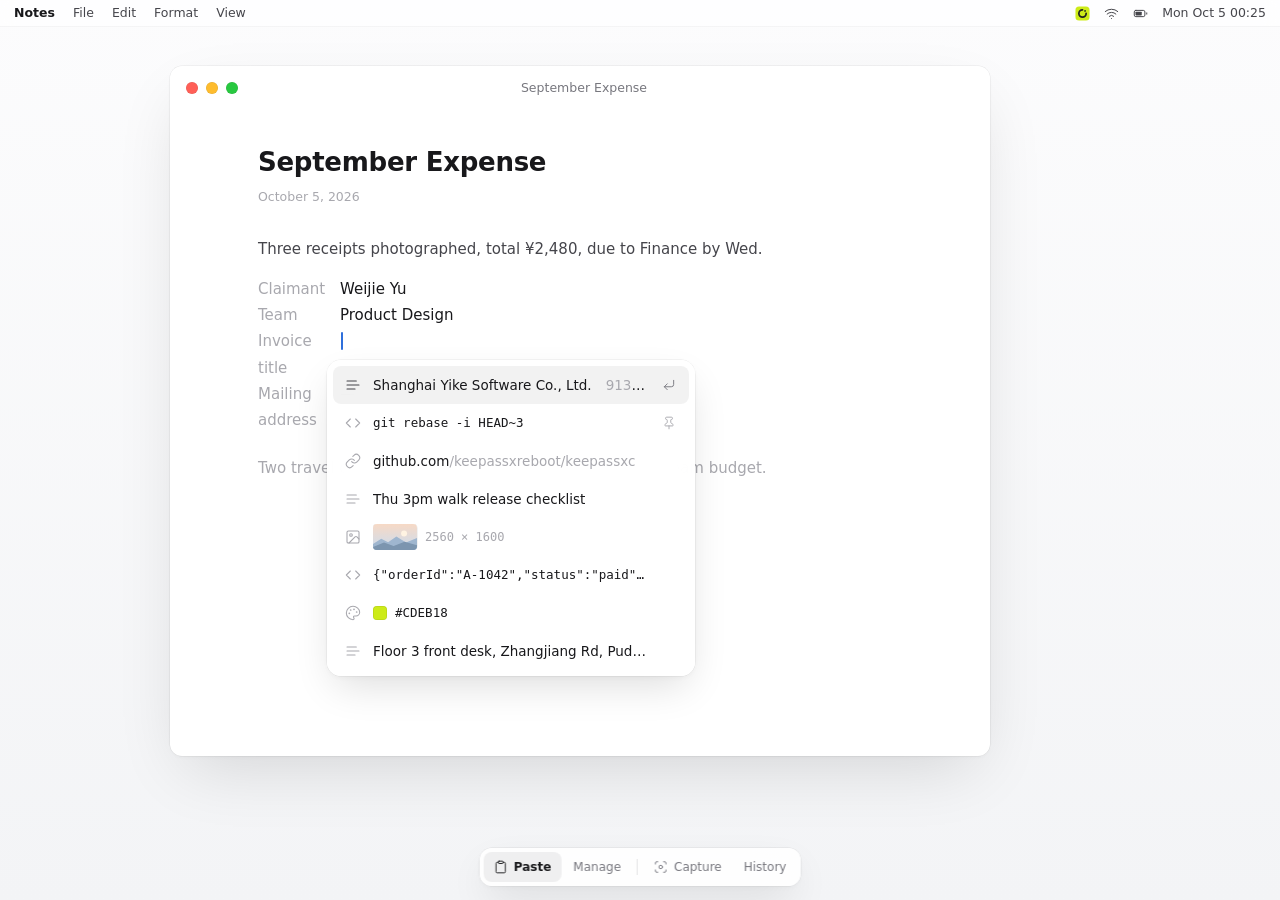
<file: prototype/src/oneshot-runtime.base.html>
<!doctype html>
<html lang="zh-CN">
<head>
<meta charset="utf-8">
<meta name="viewport" content="width=device-width, initial-scale=1">
<title>OneShot</title>
<style>
:root{
  --font-ui:-apple-system,BlinkMacSystemFont,"SF Pro Text","PingFang SC","Hiragino Sans GB","Noto Sans CJK SC",system-ui,sans-serif;
  --font-mono:ui-monospace,"SF Mono",Menlo,"JetBrains Mono","Noto Sans Mono CJK SC",monospace;
  --white:#FFFFFF;--wash:#FAFAFA;--wash-2:#F5F5F6;
  --fill:rgba(0,0,0,.04);--fill-2:rgba(0,0,0,.06);--hover:rgba(0,0,0,.035);
  --rule:rgba(0,0,0,.06);--rule-2:rgba(0,0,0,.1);
  --ink:#18181B;--ink-2:#45454B;--ink-3:#77777E;--ink-4:#A8A8AE;--ink-5:#CDCDD2;
  --lime:#CDEB18;--lime-deep:#4F6B00;--lime-soft:#F4F9D2;
  --mark:#F0453A;
  --r-sm:6px;--r-md:8px;--r-lg:12px;--r-xl:14px;
  --ease:cubic-bezier(.2,.8,.2,1);--ease-out:cubic-bezier(.16,1,.3,1);--ease-in:cubic-bezier(.4,0,1,1);
  --t:200ms;
  --shadow-pop:0 0 0 .5px rgba(0,0,0,.08),0 2px 6px rgba(0,0,0,.04),0 16px 40px -8px rgba(0,0,0,.14);
  --shadow-win:0 0 0 .5px rgba(0,0,0,.08),0 2px 4px rgba(0,0,0,.03),0 24px 64px -16px rgba(0,0,0,.14);
}
*{box-sizing:border-box}
html,body{margin:0;height:100%}
body{background:#fff;color:var(--ink);font:400 13px/1.5 var(--font-ui);-webkit-font-smoothing:antialiased;overflow:hidden;user-select:none}
button{font:inherit;color:inherit;border:0;background:none;padding:0;cursor:default}
.ic{width:16px;height:16px;flex:none;display:block;fill:none;stroke:currentColor;stroke-width:1.6;stroke-linecap:round;stroke-linejoin:round}
.ic.l{width:18px;height:18px;stroke-width:1.55}
.ic.s{width:14px;height:14px}
.mono{font-family:var(--font-mono)}
.view{position:fixed;inset:0;display:none;opacity:0;transition:opacity var(--t) var(--ease)}
.view.on{display:block}
.view.in{opacity:1}
.desk{position:absolute;inset:0;background:linear-gradient(180deg,#FCFCFD 0%,#F3F4F6 100%);overflow:hidden}
.menubar{position:absolute;left:0;right:0;top:0;height:26px;display:flex;align-items:center;gap:18px;padding:0 14px;font-size:12.5px;color:var(--ink-2);background:rgba(255,255,255,.72);backdrop-filter:blur(20px);box-shadow:0 .5px 0 var(--rule)}
.menubar b{font-weight:600;color:var(--ink)}
.menubar .r{margin-left:auto;display:flex;align-items:center;gap:14px;color:var(--ink-2)}
.menubar .r .ic{width:15px;height:15px}
.mini-mark{width:15px;height:15px;display:block}
.lights{display:flex;gap:8px}
.lights i{width:12px;height:12px;border-radius:50%;box-shadow:inset 0 0 0 .5px rgba(0,0,0,.1)}
.lights i:nth-child(1){background:#FF5F57}.lights i:nth-child(2){background:#FEBC2E}.lights i:nth-child(3){background:#28C840}
.docwin{position:absolute;left:170px;top:66px;width:820px;height:690px;background:#fff;border-radius:12px;box-shadow:var(--shadow-win);overflow:hidden}
.docwin .tb{height:44px;display:flex;align-items:center;padding:0 16px;gap:16px}
.docwin .tb .t{font-size:12.5px;color:var(--ink-3);margin:0 auto;transform:translateX(-30px)}
.doc{padding:36px 88px 0;font-size:15px;line-height:1.75;color:var(--ink-2)}
.doc h1{font-size:26px;line-height:1.3;font-weight:650;color:var(--ink);margin:0 0 6px;letter-spacing:-.01em}
.doc .date{font-size:12.5px;color:var(--ink-4);margin-bottom:28px}
.doc p{margin:0 0 14px}
.doc .row{display:flex;gap:10px}
.doc .row .k{color:var(--ink-4);width:72px;flex:none}
.doc .row .v{color:var(--ink);min-width:0}
.doc .muted{color:var(--ink-4)}
.caret{display:inline-block;width:2px;height:1.2em;vertical-align:-.22em;background:#2F6FDB;border-radius:1px;margin-left:1px;animation:blink 1.06s steps(1) infinite}
@keyframes blink{50%{opacity:0}}
.ins{border-radius:3px;transition:background 900ms var(--ease)}
.ins.fresh{background:var(--lime-soft)}
.ins-img{display:inline-block;width:72px;height:44px;border-radius:5px;vertical-align:middle;box-shadow:0 0 0 .5px var(--rule-2);overflow:hidden;margin:2px 0}
.ins-img svg{width:100%;height:100%;display:block}
.cp{position:absolute;width:368px;background:rgba(255,255,255,.96);backdrop-filter:blur(24px) saturate(1.4);border-radius:var(--r-xl);box-shadow:var(--shadow-pop);padding:6px;opacity:0;transform:translateY(-6px) scale(.96);transform-origin:16px 0;pointer-events:none;transition:opacity 160ms var(--ease-in),transform 180ms var(--ease-in)}
.cp.open{opacity:1;transform:none;pointer-events:auto;transition:opacity 180ms var(--ease),transform 240ms var(--ease-out)}
.cp-search{height:0;overflow:hidden;opacity:0;transition:height 200ms var(--ease-out),opacity 160ms var(--ease)}
.cp.searching .cp-search{height:42px;opacity:1}
.cp-search label{display:flex;align-items:center;gap:8px;height:34px;margin:0 2px 8px;padding:0 10px;border-radius:var(--r-md);background:var(--fill);color:var(--ink-4)}
.cp-search input{flex:1;border:0;outline:0;background:none;font:inherit;font-size:13.5px;color:var(--ink);min-width:0}
.cp-search input::placeholder{color:var(--ink-4)}
.cp-list{position:relative}
.cp-hl{position:absolute;left:0;right:0;top:0;height:38px;border-radius:var(--r-md);background:rgba(0,0,0,.05);transition:transform 160ms var(--ease-out),background 120ms var(--ease);pointer-events:none}
.cp-hl.flash{background:var(--lime-soft)}
.cp-row{position:relative;display:grid;grid-template-columns:16px minmax(0,1fr) 16px;align-items:center;gap:12px;height:38px;padding:0 12px;border-radius:var(--r-md);color:var(--ink);font-size:13.5px}
.cp-row .ty{color:var(--ink-4);transition:color 120ms}
.cp-row .tx{white-space:nowrap;overflow:hidden;text-overflow:ellipsis;display:flex;align-items:center;gap:8px;min-width:0}
.cp-row .tx>span{overflow:hidden;text-overflow:ellipsis}
.cp-row .tx .soft{color:var(--ink-4)}
.cp-row code{font:12.5px var(--font-mono);color:var(--ink);overflow:hidden;text-overflow:ellipsis}
.cp-row .end{color:var(--ink-4);display:grid;place-items:center}
.cp-row .end .enter{display:none;color:var(--ink-3)}
.cp-row.sel .ty{color:var(--ink-2)}
.cp-row.sel .end .enter{display:block}
.cp-row.sel .end .pin{display:none}
.cp-row.hide{display:none}
.cp.open .cp-row{animation:rowIn 260ms var(--ease-out) both;animation-delay:calc(var(--i) * 16ms + 40ms)}
@keyframes rowIn{from{opacity:0;transform:translateY(-3px)}to{opacity:1;transform:none}}
.thumb-s{width:44px;height:26px;border-radius:4px;flex:none;overflow:hidden;box-shadow:0 0 0 .5px var(--rule-2)}
.thumb-s svg{display:block;width:100%;height:100%}
.sw{width:14px;height:14px;border-radius:4px;flex:none;box-shadow:inset 0 0 0 .5px rgba(0,0,0,.15)}
.winwrap{position:absolute;inset:0;background:linear-gradient(180deg,#FCFCFD 0%,#F3F4F6 100%);padding:22px}
.win{position:relative;height:100%;background:#fff;border-radius:14px;box-shadow:var(--shadow-win);overflow:hidden;display:grid;grid-template-columns:68px minmax(0,1fr);grid-template-rows:56px minmax(0,1fr) 36px}
.win .lights{position:absolute;left:18px;top:22px;z-index:3}
.rail{grid-column:1;grid-row:1/-1;display:flex;flex-direction:column;align-items:center;gap:4px;padding:64px 0 14px;background:var(--wash)}
.rail .brand{width:30px;height:30px;margin:0 0 18px}
.rail button{position:relative;width:40px;height:40px;border-radius:10px;display:grid;place-items:center;color:var(--ink-4);transition:background 160ms var(--ease),color 160ms var(--ease)}
.rail button:hover{background:var(--hover);color:var(--ink-2)}
.rail button.on{background:#fff;color:var(--ink);box-shadow:0 0 0 .5px rgba(0,0,0,.07),0 1px 3px rgba(0,0,0,.05)}
.rail .gap{flex:1}
.rail .div{width:20px;height:1px;background:var(--rule);margin:8px 0}
[data-tip]{position:relative}
[data-tip]::after{content:attr(data-tip);position:absolute;left:calc(100% + 10px);top:50%;transform:translate(-4px,-50%);opacity:0;pointer-events:none;white-space:nowrap;background:#1F1F22;color:#fff;font-size:12px;font-weight:400;line-height:1;padding:6px 8px;border-radius:6px;transition:opacity 140ms var(--ease),transform 180ms var(--ease-out);transition-delay:0ms;z-index:20}
[data-tip]:hover::after{opacity:1;transform:translate(0,-50%);transition-delay:350ms}
[data-tip].tip-b::after{left:50%;top:calc(100% + 8px);transform:translate(-50%,-4px)}
[data-tip].tip-b:hover::after{transform:translate(-50%,0)}
[data-tip].tip-t::after{left:50%;top:auto;bottom:calc(100% + 10px);transform:translate(-50%,4px)}
[data-tip].tip-t:hover::after{transform:translate(-50%,0)}
.head{grid-column:2;grid-row:1;display:flex;align-items:center;gap:14px;padding:0 20px 0 28px}
.title{display:flex;align-items:center;gap:8px;font-size:15px;font-weight:620;color:var(--ink);letter-spacing:-.005em;white-space:nowrap}
.title .ic{color:var(--ink-3)}
.search{display:flex;align-items:center;gap:8px;height:32px;padding:0 10px;border-radius:var(--r-md);background:var(--fill);color:var(--ink-4);width:300px;margin-left:auto;transition:background 160ms var(--ease),box-shadow 160ms var(--ease)}
.search:focus-within{background:#fff;box-shadow:0 0 0 1px var(--rule-2),0 0 0 4px rgba(0,0,0,.03)}
.search input{flex:1;border:0;outline:0;background:none;font:inherit;font-size:13px;color:var(--ink);min-width:0}
.search input::placeholder{color:var(--ink-4)}
.search kbd{font:500 11px/1 var(--font-mono);color:var(--ink-4)}
.seg{position:relative;display:inline-flex;padding:2px;gap:2px;background:var(--fill);border-radius:var(--r-md)}
.seg .knob{position:absolute;top:2px;left:2px;height:28px;width:32px;border-radius:6px;background:#fff;box-shadow:0 0 0 .5px rgba(0,0,0,.08),0 1px 2px rgba(0,0,0,.06);transition:transform 200ms var(--ease-out)}
.seg button{position:relative;width:32px;height:28px;border-radius:6px;display:grid;place-items:center;color:var(--ink-4);transition:color 160ms}
.seg button.on{color:var(--ink)}
.ibtn{width:32px;height:32px;border-radius:var(--r-md);display:grid;place-items:center;color:var(--ink-3);transition:background 140ms var(--ease),color 140ms}
.ibtn:hover{background:var(--hover);color:var(--ink)}
.foot{grid-column:2;grid-row:3;display:flex;align-items:center;gap:10px;padding:0 20px 0 28px;font-size:12px;color:var(--ink-4);box-shadow:inset 0 .5px 0 var(--rule)}
.foot .r{margin-left:auto;display:flex;align-items:center;gap:6px}
.body{grid-column:2;grid-row:2;min-height:0;position:relative}
.cm{display:grid;grid-template-columns:minmax(0,1fr) 340px;height:100%}
.cm-list{overflow:hidden;padding:0 16px 12px 16px}
.sec{font-size:12px;font-weight:550;color:var(--ink-4);padding:18px 12px 6px;display:flex;align-items:center;gap:6px}
.sec .ic{color:var(--ink-4)}
.cm-row{position:relative;display:grid;grid-template-columns:18px minmax(0,1fr) auto;align-items:center;gap:14px;height:44px;padding:0 12px;border-radius:10px;transition:background 140ms var(--ease)}
.cm-row:hover{background:var(--hover)}
.cm-row.sel{background:rgba(0,0,0,.045)}
.cm-row .ty{color:var(--ink-4)}
.cm-row.sel .ty{color:var(--ink-2)}
.cm-row .tx{white-space:nowrap;overflow:hidden;text-overflow:ellipsis;font-size:13.5px;display:flex;align-items:center;gap:10px;min-width:0}
.cm-row .tx>span{overflow:hidden;text-overflow:ellipsis}
.cm-row .tx .soft{color:var(--ink-4)}
.cm-row code{font:12.5px var(--font-mono);overflow:hidden;text-overflow:ellipsis}
.cm-row .meta{position:relative;display:flex;align-items:center;gap:10px;font-size:12px;color:var(--ink-4);white-space:nowrap;min-width:96px;height:28px;justify-content:flex-end}
.cm-row .meta .tm{min-width:52px;text-align:right;font-variant-numeric:tabular-nums;display:flex;justify-content:flex-end}
.app{width:16px;height:16px;border-radius:4.5px;flex:none;display:grid;place-items:center;box-shadow:inset 0 0 0 .5px rgba(0,0,0,.08)}
.app i{width:6px;height:6px;border-radius:50%;background:rgba(255,255,255,.95)}
.cm-row .acts{position:absolute;right:0;top:50%;display:flex;gap:2px;opacity:0;transform:translate(4px,-50%);transition:opacity 140ms var(--ease),transform 180ms var(--ease-out);pointer-events:none}
.cm-row:hover .acts{opacity:1;transform:translate(0,-50%);pointer-events:auto}
.cm-row:hover .meta>.fade{opacity:0}
.cm-row .meta>.fade{transition:opacity 120ms}
.cm-row .acts .ibtn{width:28px;height:28px;border-radius:7px}
.cm-row .pinmark{color:var(--ink-3)}
.cm-detail{box-shadow:inset .5px 0 0 var(--rule);display:flex;flex-direction:column;padding:20px 24px 20px;min-height:0;transition:opacity 160ms var(--ease),transform 200ms var(--ease-out)}
.cm-detail.swap{opacity:0;transform:translateY(4px)}
.dt-top{display:flex;align-items:center;gap:8px;color:var(--ink-3);font-size:12px;margin-bottom:14px}
.dt-top .ic{color:var(--ink-3)}
.dt-top .sp{margin-left:auto;display:flex;gap:2px}
.preview{flex:none;max-height:320px;min-height:120px;border-radius:12px;background:var(--wash);padding:18px 18px;overflow:hidden;font-size:14px;line-height:1.7;color:var(--ink);white-space:pre-wrap;word-break:break-all}
.preview.code{font:12.5px/1.8 var(--font-mono);color:var(--ink-2)}
.preview .k{color:#6B4FD8}.preview .s{color:#2E7D4F}.preview .n{color:#B5530F}.preview .p{color:var(--ink-4)}
.preview.img{display:grid;place-items:center;padding:16px}
.preview.img .im{width:100%;border-radius:8px;overflow:hidden;box-shadow:0 0 0 .5px var(--rule-2)}
.preview.img svg{display:block;width:100%}
.facts{display:grid;gap:10px;padding:18px 2px 18px;font-size:12.5px;color:var(--ink-2)}
.facts div{display:flex;align-items:center;gap:10px}
.facts .ic{color:var(--ink-4)}
.facts .app{width:14px;height:14px;border-radius:4px;margin:0 1px}
.dt-act{display:flex;align-items:center;gap:6px;margin-top:auto}
.btn{display:inline-flex;align-items:center;justify-content:center;gap:7px;height:34px;padding:0 14px;border-radius:9px;font-size:13px;font-weight:600;white-space:nowrap;transition:transform 120ms var(--ease),background 140ms var(--ease),box-shadow 140ms}
.btn:active{transform:scale(.97)}
.btn.pri{background:var(--lime);color:#1A1C0E;box-shadow:inset 0 0 0 .5px rgba(60,80,0,.18)}
.btn.pri:hover{background:#C4E20F}
.btn.pri kbd{font:500 11px/1 var(--font-mono);color:rgba(26,28,14,.5);margin-left:2px}
.btn.wide{flex:1}
.bwin{position:absolute;left:100px;top:56px;width:1080px;height:708px;background:#fff;border-radius:12px;box-shadow:var(--shadow-win);overflow:hidden;display:grid;grid-template-columns:200px minmax(0,1fr);grid-template-rows:44px minmax(0,1fr)}
.bwin .tb{grid-column:1/-1;display:flex;align-items:center;gap:16px;padding:0 16px;box-shadow:inset 0 -.5px 0 var(--rule)}
.bwin .url{margin:0 auto;transform:translateX(-36px);height:26px;width:360px;border-radius:7px;background:var(--fill);display:flex;align-items:center;justify-content:center;gap:6px;font-size:12px;color:var(--ink-3)}
.bside{padding:20px 12px;display:flex;flex-direction:column;gap:2px;font-size:13px;color:var(--ink-3);background:var(--wash)}
.bside .it{display:flex;align-items:center;gap:10px;height:32px;padding:0 10px;border-radius:7px}
.bside .it.on{background:#fff;color:var(--ink);box-shadow:0 0 0 .5px rgba(0,0,0,.06)}
.bside .org{display:flex;align-items:center;gap:10px;padding:0 10px 18px;font-weight:600;color:var(--ink)}
.bside .org i{width:20px;height:20px;border-radius:6px;background:#2F6FDB}
.bmain{padding:28px 32px;min-width:0}
.bmain h2{margin:0;font-size:20px;font-weight:650;letter-spacing:-.01em}
.bmain .sub{font-size:12.5px;color:var(--ink-4);margin:2px 0 20px}
.kpis{display:grid;grid-template-columns:repeat(3,1fr);gap:16px}
.kpi{border-radius:12px;box-shadow:0 0 0 1px var(--rule);padding:16px 18px}
.kpi .l{font-size:12px;color:var(--ink-3)}
.kpi .v{font-size:26px;font-weight:650;letter-spacing:-.02em;margin-top:4px;display:inline-block}
.kpi .d{font-size:12px;color:#2E7D4F;margin-left:8px}
.kpi .d.neg{color:#B5530F}
.chart{margin-top:16px;border-radius:12px;box-shadow:0 0 0 1px var(--rule);padding:16px 18px;height:220px;position:relative}
.chart .l{font-size:12px;color:var(--ink-3)}
.chart svg{position:absolute;left:18px;right:18px;bottom:16px;width:calc(100% - 36px);height:160px}
.tbl{margin-top:16px;font-size:13px}
.tbl .tr{display:grid;grid-template-columns:1.2fr 1.6fr .8fr .6fr;align-items:center;height:40px;padding:0 18px;box-shadow:inset 0 -.5px 0 var(--rule)}
.tbl .th{height:32px;font-size:12px;color:var(--ink-4)}
.tbl .num{font-variant-numeric:tabular-nums}
.tbl .st{display:inline-flex;align-items:center;gap:6px;color:var(--ink-3)}
.tbl .st i{width:6px;height:6px;border-radius:50%;background:#34A853}
.cap{position:absolute;inset:0;pointer-events:none}
.cap.live{pointer-events:auto}
.cap-sel{position:absolute;border-radius:2px;box-shadow:0 0 0 9999px rgba(20,20,24,0);transition:box-shadow 180ms var(--ease)}
.cap.live .cap-sel,.cap.done-out .cap-sel{box-shadow:0 0 0 9999px rgba(20,20,24,.26)}
.cap-sel::before{content:"";position:absolute;inset:-1px;border:1px solid rgba(255,255,255,.95);border-radius:2px;box-shadow:0 0 0 .5px rgba(0,0,0,.25);pointer-events:none}
.cap-sel .h{position:absolute;width:9px;height:9px;border-radius:50%;background:#fff;box-shadow:0 0 0 .5px rgba(0,0,0,.25),0 1px 3px rgba(0,0,0,.2);opacity:0;transition:opacity 160ms var(--ease) 200ms}
.cap.live .cap-sel .h{opacity:1}
.h.tl{left:-5px;top:-5px}.h.tr{right:-5px;top:-5px}.h.bl{left:-5px;bottom:-5px}.h.br{right:-5px;bottom:-5px}
.cap-flash{position:absolute;inset:0;background:#fff;opacity:0;pointer-events:none}
.cap-size{position:absolute;left:0;top:-30px;height:22px;padding:0 8px;border-radius:6px;background:rgba(24,24,27,.78);backdrop-filter:blur(8px);color:#fff;font:500 11px/22px var(--font-mono);opacity:0;transform:translateY(3px);transition:opacity 160ms var(--ease),transform 200ms var(--ease-out)}
.cap.live .cap-size{opacity:1;transform:none;transition-delay:220ms}
.anno{position:absolute;inset:0;width:100%;height:100%;overflow:visible;pointer-events:none}
.anno .ln{stroke:var(--mark);stroke-width:3;fill:none;stroke-linecap:round;stroke-linejoin:round}
.anno .draw{stroke-dasharray:var(--len);stroke-dashoffset:var(--len)}
.cap.live .anno .draw{transition:stroke-dashoffset 420ms var(--ease-out) 700ms;stroke-dashoffset:0}
.cap.live .anno .d2{transition-delay:860ms}
.cap.live .anno .d3{transition-delay:1080ms}
.anno-t{position:absolute;font-size:15px;font-weight:650;color:var(--mark);opacity:0;transform:translateY(2px);transition:opacity 200ms var(--ease),transform 240ms var(--ease-out);white-space:nowrap}
.cap.live .anno-t{opacity:1;transform:none;transition-delay:1260ms}
.mosaic{position:absolute;border-radius:3px;overflow:hidden;opacity:0;transition:opacity 200ms var(--ease);background-color:#D9D9DD;background-image:linear-gradient(45deg,rgba(255,255,255,.5) 25%,transparent 25%,transparent 75%,rgba(255,255,255,.5) 75%),linear-gradient(45deg,rgba(255,255,255,.5) 25%,transparent 25%,transparent 75%,rgba(255,255,255,.5) 75%),linear-gradient(90deg,#CFCFD4,#E4E4E8 40%,#C9C9CF 70%,#DEDEE2);background-size:10px 10px,10px 10px,100% 100%;background-position:0 0,5px 5px,0 0}
.cap.live .mosaic{opacity:1;transition-delay:1180ms}
.tbar{position:absolute;left:50%;bottom:16px;display:flex;align-items:center;gap:2px;height:48px;padding:0 6px;border-radius:14px;background:rgba(255,255,255,.94);backdrop-filter:blur(24px) saturate(1.5);box-shadow:0 0 0 .5px rgba(0,0,0,.1),0 2px 6px rgba(0,0,0,.06),0 18px 40px -10px rgba(0,0,0,.24);opacity:0;transform:translate(-50%,10px) scale(.97);transition:opacity 160ms var(--ease-in),transform 180ms var(--ease-in);pointer-events:auto;white-space:nowrap}
.cap.live .tbar,.ed.open .tbar{opacity:1;transform:translate(-50%,0);transition:opacity 200ms var(--ease) 380ms,transform 260ms var(--ease-out) 380ms}
.tbar .tools{position:relative;display:flex;gap:2px}
.tbar .knob{position:absolute;top:0;left:0;width:36px;height:36px;border-radius:9px;background:rgba(0,0,0,.065);transition:transform 200ms var(--ease-out)}
.tbar .tb-i{position:relative;width:36px;height:36px;border-radius:9px;display:grid;place-items:center;color:var(--ink-2);transition:background 120ms,color 120ms}
.tbar .tb-i:hover{color:var(--ink);background:rgba(0,0,0,.035)}
.tbar .tb-i.on{color:var(--ink)}
.tbar .tools .tb-i.on:hover{background:none}
.tbar .vd{width:1px;height:20px;background:var(--rule-2);margin:0 6px}
.dot{width:16px;height:16px;border-radius:50%;background:var(--mark);box-shadow:0 0 0 2px #fff,0 0 0 2.5px rgba(0,0,0,.14)}
.tbar .btn{height:36px;margin-left:4px;padding:0 14px 0 12px;border-radius:10px}
.tbar .btn .ok{display:none}
.tbar .btn.did .ok{display:block}.tbar .btn.did .go{display:none}
.toast{position:absolute;left:50%;top:44px;display:flex;align-items:center;gap:10px;height:36px;padding:0 14px 0 9px;border-radius:12px;background:rgba(255,255,255,.96);backdrop-filter:blur(20px);box-shadow:var(--shadow-pop);font-size:13px;font-weight:550;opacity:0;transform:translate(-50%,-8px) scale(.98);transition:opacity 180ms var(--ease),transform 240ms var(--ease-out);pointer-events:none}
.toast.on{opacity:1;transform:translate(-50%,0)}
.toast .chk{width:18px;height:18px;border-radius:50%;background:var(--lime);display:grid;place-items:center;color:#1A1C0E}
.toast .chk .ic{width:11px;height:11px;stroke-width:2.6}
.toast .th{width:44px;height:28px;border-radius:6px;overflow:hidden;box-shadow:0 0 0 .5px var(--rule-2)}
.toast .th svg{width:100%;height:100%;display:block}
.sm{height:100%;overflow:hidden;padding:4px 28px 0}
.grid{display:grid;grid-template-columns:repeat(4,minmax(0,1fr));gap:22px 20px}
.sm .sec{padding:16px 2px 12px}
.tile{position:relative}
.tile .im{position:relative;aspect-ratio:16/10;border-radius:10px;overflow:hidden;background:#fff;box-shadow:0 0 0 1px var(--rule);transition:transform 220ms var(--ease-out),box-shadow 220ms var(--ease)}
.tile .im svg{display:block;width:100%;height:100%}
.tile:hover .im{transform:translateY(-2px);box-shadow:0 0 0 1px var(--rule),0 10px 24px -8px rgba(0,0,0,.16)}
.tile .ov{position:absolute;right:8px;top:8px;display:flex;gap:4px;opacity:0;transform:translateY(-3px);transition:opacity 160ms var(--ease),transform 200ms var(--ease-out)}
.tile:hover .ov{opacity:1;transform:none}
.tile .ov button{width:28px;height:28px;border-radius:8px;display:grid;place-items:center;background:rgba(255,255,255,.92);backdrop-filter:blur(12px);color:var(--ink-2);box-shadow:0 0 0 .5px rgba(0,0,0,.08),0 2px 6px rgba(0,0,0,.08)}
.tile .dur{position:absolute;left:8px;bottom:8px;display:flex;align-items:center;gap:4px;height:20px;padding:0 6px 0 4px;border-radius:6px;background:rgba(24,24,27,.66);color:#fff;font:500 10.5px/1 var(--font-mono)}
.tile .dur .ic{width:11px;height:11px;fill:#fff;stroke:none}
.tile .mt{display:flex;align-items:center;justify-content:space-between;padding:9px 2px 0;font-size:12px;color:var(--ink-4)}
.tile .mt b{font-weight:500;color:var(--ink-2)}
.tile .mt .app{width:14px;height:14px;border-radius:4px;margin-right:7px}
.tile .mt span:first-child{display:flex;align-items:center}
.ed{position:absolute;inset:0;background:#fff;display:none;grid-template-rows:52px minmax(0,1fr)}
.ed.show{display:grid}
.ed .eh{display:flex;align-items:center;gap:8px;padding:0 20px 0 18px;opacity:0;transition:opacity 180ms var(--ease)}
.ed.open .eh{opacity:1;transition-delay:160ms}
.back{display:inline-flex;align-items:center;gap:4px;height:30px;padding:0 10px 0 6px;border-radius:8px;color:var(--ink-2);font-size:13px}
.back:hover{background:var(--hover)}
.ed .eh .nm{font-size:13px;color:var(--ink-4);margin-left:6px}
.ed .eh .r{margin-left:auto;display:flex;gap:2px}
.ed .stage{position:relative;background:var(--wash);display:grid;place-items:center;overflow:hidden}
.ed .pic{position:relative;width:min(78%,820px);aspect-ratio:16/10;border-radius:10px;overflow:hidden;box-shadow:0 0 0 .5px rgba(0,0,0,.08),0 20px 48px -16px rgba(0,0,0,.2);opacity:0}
.ed.open .pic{opacity:1}
.ed .pic svg{width:100%;height:100%;display:block}
.ed .tbar{bottom:28px}
.fly{position:fixed;z-index:50;border-radius:10px;overflow:hidden;box-shadow:0 20px 48px -16px rgba(0,0,0,.2);pointer-events:none}
.fly svg{width:100%;height:100%;display:block}
.switch{position:fixed;left:50%;bottom:14px;transform:translateX(-50%);z-index:100;display:flex;gap:2px;padding:4px;border-radius:12px;background:rgba(255,255,255,.9);backdrop-filter:blur(20px);box-shadow:var(--shadow-pop)}
.switch a{display:flex;align-items:center;gap:6px;height:30px;padding:0 10px;border-radius:8px;color:var(--ink-3);font-size:12px;text-decoration:none;transition:background 140ms,color 140ms}
.switch a:hover{color:var(--ink)}
.switch a.on{background:var(--fill-2);color:var(--ink);font-weight:600}
.switch i{width:1px;height:16px;background:var(--rule-2);align-self:center;margin:0 4px}
body.bare .switch{display:none}
@media (prefers-reduced-motion:reduce){
  *,*::before,*::after{transition-duration:1ms !important;transition-delay:0ms !important;animation-duration:1ms !important;animation-delay:0ms !important}
  .caret{animation:none}
}
</style>
</head>
<body>
<svg width="0" height="0" style="position:absolute">
<defs>
<symbol id="i-clip" viewBox="0 0 24 24"><rect x="8" y="2" width="8" height="4" rx="1"/><path d="M16 4h2a2 2 0 0 1 2 2v14a2 2 0 0 1-2 2H6a2 2 0 0 1-2-2V6a2 2 0 0 1 2-2h2"/></symbol>
<symbol id="i-shot" viewBox="0 0 24 24"><path d="M3 7V5a2 2 0 0 1 2-2h2M17 3h2a2 2 0 0 1 2 2v2M21 17v2a2 2 0 0 1-2 2h-2M7 21H5a2 2 0 0 1-2-2v-2"/><circle cx="12" cy="12" r="3"/></symbol>
<symbol id="i-bat" viewBox="0 0 24 24"><rect x="2" y="7" width="16" height="10" rx="2"/><path d="M22 11v2M6 10v4M10 10v4"/></symbol>
<symbol id="i-disp" viewBox="0 0 24 24"><rect x="2" y="3" width="20" height="14" rx="2"/><path d="M8 21h8M12 17v4"/></symbol>
<symbol id="i-canvas" viewBox="0 0 24 24"><path d="M12 19l7-7 3 3-7 7-3-3z"/><path d="M18 13l-1.5-7.5L2 2l3.5 14.5L13 18l5-5z"/><path d="M2 2l7.6 7.6"/><circle cx="11" cy="11" r="2"/></symbol>
<symbol id="i-braces" viewBox="0 0 24 24"><path d="M8 3H7a2 2 0 0 0-2 2v5a2 2 0 0 1-2 2 2 2 0 0 1 2 2v5a2 2 0 0 0 2 2h1M16 3h1a2 2 0 0 1 2 2v5a2 2 0 0 0 2 2 2 2 0 0 0-2 2v5a2 2 0 0 1-2 2h-1"/></symbol>
<symbol id="i-key" viewBox="0 0 24 24"><circle cx="7.5" cy="15.5" r="5.5"/><path d="M21 2l-9.6 9.6M15.5 7.5l3 3L22 7l-3-3"/></symbol>
<symbol id="i-gear" viewBox="0 0 24 24"><path d="M12.22 2h-.44a2 2 0 0 0-2 2v.18a2 2 0 0 1-1 1.73l-.43.25a2 2 0 0 1-2 0l-.15-.08a2 2 0 0 0-2.73.73l-.22.38a2 2 0 0 0 .73 2.73l.15.1a2 2 0 0 1 1 1.72v.51a2 2 0 0 1-1 1.74l-.15.09a2 2 0 0 0-.73 2.73l.22.38a2 2 0 0 0 2.73.73l.15-.08a2 2 0 0 1 2 0l.43.25a2 2 0 0 1 1 1.73V20a2 2 0 0 0 2 2h.44a2 2 0 0 0 2-2v-.18a2 2 0 0 1 1-1.73l.43-.25a2 2 0 0 1 2 0l.15.08a2 2 0 0 0 2.73-.73l.22-.39a2 2 0 0 0-.73-2.73l-.15-.08a2 2 0 0 1-1-1.74v-.5a2 2 0 0 1 1-1.74l.15-.09a2 2 0 0 0 .73-2.73l-.22-.38a2 2 0 0 0-2.73-.73l-.15.08a2 2 0 0 1-2 0l-.43-.25a2 2 0 0 1-1-1.73V4a2 2 0 0 0-2-2z"/><circle cx="12" cy="12" r="3"/></symbol>
<symbol id="i-text" viewBox="0 0 24 24"><path d="M17 6H3M21 12H3M15.1 18H3"/></symbol>
<symbol id="i-code" viewBox="0 0 24 24"><path d="M16 18l6-6-6-6M8 6l-6 6 6 6"/></symbol>
<symbol id="i-link" viewBox="0 0 24 24"><path d="M10 13a5 5 0 0 0 7.54.54l3-3a5 5 0 0 0-7.07-7.07l-1.72 1.71"/><path d="M14 11a5 5 0 0 0-7.54-.54l-3 3a5 5 0 0 0 7.07 7.07l1.71-1.71"/></symbol>
<symbol id="i-image" viewBox="0 0 24 24"><rect x="3" y="3" width="18" height="18" rx="2"/><circle cx="9" cy="9" r="2"/><path d="M21 15l-3.09-3.09a2 2 0 0 0-2.82 0L6 21"/></symbol>
<symbol id="i-swatch" viewBox="0 0 24 24"><circle cx="13.5" cy="6.5" r=".5" fill="currentColor"/><circle cx="17.5" cy="10.5" r=".5" fill="currentColor"/><circle cx="8.5" cy="7.5" r=".5" fill="currentColor"/><circle cx="6.5" cy="12.5" r=".5" fill="currentColor"/><path d="M12 2C6.5 2 2 6.5 2 12s4.5 10 10 10c.93 0 1.65-.75 1.65-1.69 0-.44-.18-.84-.44-1.13-.29-.29-.44-.65-.44-1.13a1.64 1.64 0 0 1 1.67-1.67h2c3.05 0 5.56-2.5 5.56-5.55C21.97 6.01 17.46 2 12 2z"/></symbol>
<symbol id="i-file" viewBox="0 0 24 24"><path d="M15 2H6a2 2 0 0 0-2 2v16a2 2 0 0 0 2 2h12a2 2 0 0 0 2-2V7z"/><path d="M14 2v4a2 2 0 0 0 2 2h4"/></symbol>
<symbol id="i-layers" viewBox="0 0 24 24"><path d="M12.83 2.18a2 2 0 0 0-1.66 0L2.6 6.08a1 1 0 0 0 0 1.83l8.58 3.91a2 2 0 0 0 1.66 0l8.58-3.9a1 1 0 0 0 0-1.83z"/><path d="M2 12l9.17 4.17a2 2 0 0 0 1.66 0L22 12M2 17l9.17 4.17a2 2 0 0 0 1.66 0L22 17"/></symbol>
<symbol id="i-search" viewBox="0 0 24 24"><circle cx="11" cy="11" r="7"/><path d="M21 21l-4.3-4.3"/></symbol>
<symbol id="i-pin" viewBox="0 0 24 24"><path d="M12 17v5M9 10.76a2 2 0 0 1-1.11 1.79l-1.78.9A2 2 0 0 0 5 15.24V16a1 1 0 0 0 1 1h12a1 1 0 0 0 1-1v-.76a2 2 0 0 0-1.11-1.79l-1.78-.9A2 2 0 0 1 15 10.76V7a1 1 0 0 1 1-1 2 2 0 0 0 0-4H8a2 2 0 0 0 0 4 1 1 0 0 1 1 1z"/></symbol>
<symbol id="i-enter" viewBox="0 0 24 24"><path d="M9 10l-5 5 5 5"/><path d="M20 4v7a4 4 0 0 1-4 4H4"/></symbol>
<symbol id="i-copy" viewBox="0 0 24 24"><rect x="8" y="8" width="14" height="14" rx="2"/><path d="M4 16c-1.1 0-2-.9-2-2V4c0-1.1.9-2 2-2h10c1.1 0 2 .9 2 2"/></symbol>
<symbol id="i-trash" viewBox="0 0 24 24"><path d="M3 6h18M19 6v14c0 1-1 2-2 2H7c-1 0-2-1-2-2V6M8 6V4c0-1 1-2 2-2h4c1 0 2 1 2 2v2"/></symbol>
<symbol id="i-clock" viewBox="0 0 24 24"><circle cx="12" cy="12" r="9"/><path d="M12 7v5l3 2"/></symbol>
<symbol id="i-history" viewBox="0 0 24 24"><path d="M3 12a9 9 0 1 0 9-9 9.75 9.75 0 0 0-6.74 2.74L3 8"/><path d="M3 3v5h5M12 7v5l4 2"/></symbol>
<symbol id="i-ruler" viewBox="0 0 24 24"><path d="M21.3 15.3a2.4 2.4 0 0 1 0 3.4l-2.6 2.6a2.4 2.4 0 0 1-3.4 0L2.7 8.7a2.41 2.41 0 0 1 0-3.4l2.6-2.6a2.41 2.41 0 0 1 3.4 0zM14.5 12.5l2-2M11.5 9.5l2-2M8.5 6.5l2-2M17.5 15.5l2-2"/></symbol>
<symbol id="i-arrow" viewBox="0 0 24 24"><path d="M7 17L17 7M8 7h9v9"/></symbol>
<symbol id="i-rect" viewBox="0 0 24 24"><rect x="3.5" y="5" width="17" height="14" rx="2"/></symbol>
<symbol id="i-pen" viewBox="0 0 24 24"><path d="M21.17 6.81a1 1 0 0 0-3.99-3.99L3.84 16.17a2 2 0 0 0-.5.83l-1.32 4.35a.5.5 0 0 0 .62.62l4.35-1.32a2 2 0 0 0 .83-.5z"/></symbol>
<symbol id="i-type" viewBox="0 0 24 24"><path d="M4 7V4h16v3M9 20h6M12 4v16"/></symbol>
<symbol id="i-mosaic" viewBox="0 0 24 24"><rect x="3" y="3" width="18" height="18" rx="2"/><path d="M3 9h18M3 15h18M9 3v18M15 3v18"/><path d="M3.5 3.5h5.5v5.5H3.5zM15 9h5.5v6H15zM9 15h6v5.5H9z" fill="currentColor" stroke="none" opacity=".35"/></symbol>
<symbol id="i-crop" viewBox="0 0 24 24"><path d="M6 2v14a2 2 0 0 0 2 2h14M18 22V8a2 2 0 0 0-2-2H2"/></symbol>
<symbol id="i-undo" viewBox="0 0 24 24"><path d="M9 14L4 9l5-5"/><path d="M4 9h10.5a5.5 5.5 0 0 1 0 11H11"/></symbol>
<symbol id="i-ocr" viewBox="0 0 24 24"><path d="M3 7V5a2 2 0 0 1 2-2h2M17 3h2a2 2 0 0 1 2 2v2M21 17v2a2 2 0 0 1-2 2h-2M7 21H5a2 2 0 0 1-2-2v-2M7 8h8M7 12h10M7 16h6"/></symbol>
<symbol id="i-save" viewBox="0 0 24 24"><path d="M21 15v4a2 2 0 0 1-2 2H5a2 2 0 0 1-2-2v-4M7 10l5 5 5-5M12 15V3"/></symbol>
<symbol id="i-x" viewBox="0 0 24 24"><path d="M18 6L6 18M6 6l12 12"/></symbol>
<symbol id="i-check" viewBox="0 0 24 24"><path d="M20 6L9 17l-5-5"/></symbol>
<symbol id="i-left" viewBox="0 0 24 24"><path d="M15 18l-6-6 6-6"/></symbol>
<symbol id="i-expand" viewBox="0 0 24 24"><path d="M15 3h6v6M9 21H3v-6M21 3l-7 7M3 21l7-7"/></symbol>
<symbol id="i-video" viewBox="0 0 24 24"><path d="M16 13l5.22 3.48a.5.5 0 0 0 .78-.42V7.87a.5.5 0 0 0-.75-.43L16 10.5"/><rect x="2" y="6" width="14" height="12" rx="2"/></symbol>
<symbol id="i-play" viewBox="0 0 24 24"><path d="M7 4.5v15a1 1 0 0 0 1.5.86l12.5-7.5a1 1 0 0 0 0-1.72L8.5 3.64A1 1 0 0 0 7 4.5z"/></symbol>
<symbol id="i-wifi" viewBox="0 0 24 24"><path d="M12 20h.01M2 8.82a15 15 0 0 1 20 0M5 12.86a10 10 0 0 1 14 0M8.5 16.43a5 5 0 0 1 7 0"/></symbol>
<symbol id="i-batt" viewBox="0 0 24 24"><rect x="2" y="7" width="17" height="10" rx="2.5"/><path d="M22 11v2"/><rect x="4" y="9" width="10" height="6" rx="1" fill="currentColor" stroke="none"/></symbol>
<symbol id="i-home" viewBox="0 0 24 24"><path d="M3 10l9-7 9 7v10a2 2 0 0 1-2 2H5a2 2 0 0 1-2-2z"/></symbol>
<symbol id="i-chart" viewBox="0 0 24 24"><path d="M3 3v18h18"/><path d="M7 15l4-4 3 3 6-6"/></symbol>
<symbol id="i-users" viewBox="0 0 24 24"><circle cx="9" cy="8" r="4"/><path d="M2 21a7 7 0 0 1 14 0M16 3.13a4 4 0 0 1 0 7.75M22 21a7 7 0 0 0-4-6.3"/></symbol>
<symbol id="i-card" viewBox="0 0 24 24"><rect x="2" y="5" width="20" height="14" rx="2"/><path d="M2 10h20"/></symbol>
<symbol id="i-lock" viewBox="0 0 24 24"><rect x="4" y="11" width="16" height="10" rx="2"/><path d="M8 11V7a4 4 0 0 1 8 0v4"/></symbol>
</defs>
</svg>
<section class="view" id="clip-run">
  <div class="desk" id="clipDesk">
    <div class="menubar"><b>Notes</b><span>File</span><span>Edit</span><span>Format</span><span>View</span>
      <div class="r"><svg class="mini-mark" viewBox="0 0 512 512"><rect x="16" y="16" width="480" height="480" rx="120" fill="#CDEB18"/><path d="M256 132 A124 124 0 1 0 380 256" fill="none" stroke="#22231F" stroke-width="60" stroke-linecap="round"/><circle cx="343.68" cy="168.32" r="30" fill="#22231F"/></svg><svg class="ic"><use href="#i-wifi"/></svg><svg class="ic"><use href="#i-batt"/></svg><span>Mon Oct 5 00:25</span></div>
    </div>
    <div class="docwin">
      <div class="tb"><div class="lights"><i></i><i></i><i></i></div><div class="t">September Expense</div></div>
      <div class="doc" id="doc">
        <h1>September Expense</h1>
        <div class="date">October 5, 2026</div>
        <p>Three receipts photographed, total ¥2,480, due to Finance by Wed.</p>
        <div class="row"><span class="k">Claimant</span><span class="v">Weijie Yu</span></div>
        <div class="row"><span class="k">Team</span><span class="v">Product Design</span></div>
        <div class="row"><span class="k">Invoice title</span><span class="v" id="caretLine"><span class="caret" id="caret"></span></span></div>
        <div class="row"><span class="k">Mailing address</span><span class="v muted">—</span></div>
        <p style="margin-top:22px" class="muted">Two travel claims already submitted; meals go on the team budget.</p>
      </div>
    </div>
    <div class="cp" id="cp" role="listbox" aria-label="Clipboard">
      <div class="cp-search"><label><svg class="ic"><use href="#i-search"/></svg><input id="cpQ" placeholder="Search" autocomplete="off"></label></div>
      <div class="cp-list" id="cpList"><div class="cp-hl" id="cpHl"></div></div>
    </div>
  </div>
</section>

<section class="view" id="clip-mgmt">
  <div class="winwrap"><div class="win">
    <div class="lights"><i></i><i></i><i></i></div>
    <nav class="rail" data-rail="clip"></nav>
    <header class="head">
      <div class="title"><svg class="ic"><use href="#i-clip"/></svg>Clipboard</div>
      <label class="search"><svg class="ic"><use href="#i-search"/></svg><input placeholder="Search" id="cmQ"><kbd>⌘F</kbd></label>
      <div class="seg" id="cmSeg"><span class="knob"></span>
        <button class="on tip-b" data-tip="All" data-f="all"><svg class="ic"><use href="#i-layers"/></svg></button>
        <button class="tip-b" data-tip="Text" data-f="text"><svg class="ic"><use href="#i-text"/></svg></button>
        <button class="tip-b" data-tip="Code" data-f="code"><svg class="ic"><use href="#i-code"/></svg></button>
        <button class="tip-b" data-tip="Link" data-f="link"><svg class="ic"><use href="#i-link"/></svg></button>
        <button class="tip-b" data-tip="Image" data-f="image"><svg class="ic"><use href="#i-image"/></svg></button>
      </div>
    </header>
    <div class="body"><div class="cm">
      <div class="cm-list" id="cmList"></div>
      <aside class="cm-detail" id="cmDetail"></aside>
    </div></div>
    <footer class="foot"><span>248 items</span><div class="r"><svg class="ic s"><use href="#i-clock"/></svg>Keep 30 days<button class="ibtn tip-t" data-tip="Settings" style="width:26px;height:26px;margin-left:4px"><svg class="ic s"><use href="#i-gear"/></svg></button></div></footer>
  </div></div>
</section>

<section class="view" id="shot-run">
  <div class="desk" id="shotDesk">
    <div class="menubar"><b>Safari</b><span>File</span><span>Edit</span><span>View</span><span>History</span>
      <div class="r"><svg class="mini-mark" viewBox="0 0 512 512"><rect x="16" y="16" width="480" height="480" rx="120" fill="#CDEB18"/><path d="M256 132 A124 124 0 1 0 380 256" fill="none" stroke="#22231F" stroke-width="60" stroke-linecap="round"/><circle cx="343.68" cy="168.32" r="30" fill="#22231F"/></svg><svg class="ic"><use href="#i-wifi"/></svg><svg class="ic"><use href="#i-batt"/></svg><span>Mon Oct 5 00:25</span></div>
    </div>
    <div class="bwin">
      <div class="tb"><div class="lights"><i></i><i></i><i></i></div><div class="url"><svg class="ic s"><use href="#i-lock"/></svg>stats.yike.app/revenue</div></div>
      <div class="bside">
        <div class="org"><i></i>Yike Software</div>
        <div class="it"><svg class="ic"><use href="#i-home"/></svg>Overview</div>
        <div class="it on"><svg class="ic"><use href="#i-chart"/></svg>Revenue</div>
        <div class="it"><svg class="ic"><use href="#i-users"/></svg>Customers</div>
        <div class="it"><svg class="ic"><use href="#i-card"/></svg>Billing</div>
      </div>
      <div class="bmain">
        <h2>September Revenue</h2><div class="sub">Sep 1 – Sep 30</div>
        <div class="kpis">
          <div class="kpi"><div class="l">Revenue</div><span class="v" id="kpiA">¥248,300</span><span class="d">+18.2%</span></div>
          <div class="kpi"><div class="l">Orders</div><span class="v">1,042</span><span class="d">+6.4%</span></div>
          <div class="kpi"><div class="l">Refund rate</div><span class="v">3.2%</span><span class="d neg">+0.4%</span></div>
        </div>
        <div class="chart" id="chart"><div class="l">Daily revenue</div>
          <svg viewBox="0 0 780 160" preserveAspectRatio="none">
            <defs><linearGradient id="gArea" x1="0" y1="0" x2="0" y2="1"><stop offset="0" stop-color="#2F6FDB" stop-opacity=".14"/><stop offset="1" stop-color="#2F6FDB" stop-opacity="0"/></linearGradient></defs>
            <path d="M0 40H780M0 80H780M0 120H780" stroke="rgba(0,0,0,.05)" stroke-width="1" vector-effect="non-scaling-stroke"/>
            <path d="M0 128 L26 122 L52 126 L78 114 L104 118 L130 106 L156 110 L182 98 L208 104 L234 92 L260 96 L286 84 L312 90 L338 72 L364 78 L390 26 L416 58 L442 66 L468 60 L494 70 L520 62 L546 66 L572 54 L598 60 L624 50 L650 56 L676 46 L702 52 L728 42 L754 48 L780 40 V160 H0Z" fill="url(#gArea)"/>
            <path d="M0 128 L26 122 L52 126 L78 114 L104 118 L130 106 L156 110 L182 98 L208 104 L234 92 L260 96 L286 84 L312 90 L338 72 L364 78 L390 26 L416 58 L442 66 L468 60 L494 70 L520 62 L546 66 L572 54 L598 60 L624 50 L650 56 L676 46 L702 52 L728 42 L754 48 L780 40" fill="none" stroke="#2F6FDB" stroke-width="2" vector-effect="non-scaling-stroke" stroke-linejoin="round"/>
          </svg>
        </div>
        <div class="tbl">
          <div class="tr th"><span>Customers</span><span>Email</span><span>Amount</span><span>Status</span></div>
          <div class="tr"><span>Xinghe Design</span><span><span id="mail1">lin.xh@xinghe-design.cn</span></span><span class="num">¥12,800</span><span class="st"><i></i>Paid</span></div>
          <div class="tr"><span>Beian Coffee</span><span>ops@beian.coffee</span><span class="num">¥4,260</span><span class="st"><i></i>Paid</span></div>
          <div class="tr"><span>Yuanshan Edu</span><span>finance@yuanshan.edu</span><span class="num">¥9,900</span><span class="st"><i></i>Paid</span></div>
        </div>
      </div>
    </div>
    <div class="cap" id="cap">
      <div class="cap-sel" id="capSel">
        <div class="cap-size" id="capSize"></div>
        <div class="h tl"></div><div class="h tr"></div><div class="h bl"></div><div class="h br"></div>
        <div class="cap-flash" id="capFlash"></div>
        <div class="mosaic" id="mosaic"></div>
        <svg class="anno" id="anno"></svg>
        <div class="anno-t" id="annoT">Peak</div>
        <div class="tbar" id="tbarRun"></div>
      </div>
    </div>
    <div class="toast" id="toast"><span class="chk"><svg class="ic"><use href="#i-check"/></svg></span>Copied</div>
  </div>
</section>

<section class="view" id="shot-mgmt">
  <div class="winwrap"><div class="win">
    <div class="lights"><i></i><i></i><i></i></div>
    <nav class="rail" data-rail="shot"></nav>
    <header class="head">
      <div class="title"><svg class="ic"><use href="#i-history"/></svg>Screenshot History</div>
      <label class="search"><svg class="ic"><use href="#i-search"/></svg><input placeholder="Search"><kbd>⌘F</kbd></label>
      <div class="seg" id="smSeg"><span class="knob"></span>
        <button class="on tip-b" data-tip="All"><svg class="ic"><use href="#i-layers"/></svg></button>
        <button class="tip-b" data-tip="Screenshot"><svg class="ic"><use href="#i-image"/></svg></button>
        <button class="tip-b" data-tip="Record"><svg class="ic"><use href="#i-video"/></svg></button>
      </div>
    </header>
    <div class="body">
      <div class="sm" id="smGrid"></div>
      <div class="ed" id="ed">
        <div class="eh"><button class="back" id="edBack"><svg class="ic"><use href="#i-left"/></svg>History</button><span class="nm" id="edName"></span>
          <div class="r"><button class="ibtn tip-b" data-tip="Delete"><svg class="ic"><use href="#i-trash"/></svg></button></div>
        </div>
        <div class="stage"><div class="pic" id="edPic"></div><div class="tbar" id="tbarEd"></div></div>
      </div>
    </div>
    <footer class="foot"><span>136 shots · 4 recordings</span><div class="r"><svg class="ic s"><use href="#i-clock"/></svg>Keep 60 days<button class="ibtn tip-t" data-tip="Settings" style="width:26px;height:26px;margin-left:4px"><svg class="ic s"><use href="#i-gear"/></svg></button></div></footer>
  </div></div>
</section>

<nav class="switch" id="switch">
  <a href="#clip-run" data-v="clip-run"><svg class="ic s"><use href="#i-clip"/></svg>Paste</a>
  <a href="#clip-mgmt" data-v="clip-mgmt">Manage</a><i></i>
  <a href="#shot-run" data-v="shot-run"><svg class="ic s"><use href="#i-shot"/></svg>Capture</a>
  <a href="#shot-mgmt" data-v="shot-mgmt">History</a>
</nav>
<script>
const RM = matchMedia('(prefers-reduced-motion: reduce)').matches;
const $ = (s, r=document) => r.querySelector(s);
const $$ = (s, r=document) => [...r.querySelectorAll(s)];
const ic = (id, cls='ic') => `<svg class="${cls}"><use href="#i-${id}"/></svg>`;
const wait = ms => new Promise(r => setTimeout(r, RM ? 0 : ms));
if (new URLSearchParams(location.search).has('bare')) document.body.classList.add('bare');

function thumb(kind){
  const L=(x,y,w,c='#E7E7EA',h=6)=>`<rect x="${x}" y="${y}" width="${w}" height="${h}" rx="${h/2}" fill="${c}"/>`;
  let b='';
  switch(kind){
    case 'dash':
      b=`<rect width="320" height="200" fill="#fff"/><rect width="64" height="200" fill="#F7F7F8"/>${L(12,18,30,'#2F6FDB',8)}${L(12,40,40)}${L(12,54,34)}${L(12,68,38)}${L(80,18,70,'#D4D4D8',9)}<rect x="80" y="38" width="70" height="38" rx="6" fill="none" stroke="#EBEBEE"/><rect x="158" y="38" width="70" height="38" rx="6" fill="none" stroke="#EBEBEE"/><rect x="236" y="38" width="70" height="38" rx="6" fill="none" stroke="#EBEBEE"/>${L(88,48,22)}${L(88,60,40,'#3A3A40',8)}${L(166,48,22)}${L(166,60,30,'#3A3A40',8)}${L(244,48,22)}${L(244,60,26,'#3A3A40',8)}<rect x="80" y="86" width="226" height="98" rx="6" fill="none" stroke="#EBEBEE"/><path d="M90 166 L110 160 L130 162 L150 150 L170 154 L190 112 L210 140 L230 136 L250 128 L270 132 L296 120" fill="none" stroke="#2F6FDB" stroke-width="2"/>`;break;
    case 'code':
      b=`<rect width="320" height="200" fill="#FBFBFC"/><rect width="320" height="22" fill="#F2F2F4"/><circle cx="12" cy="11" r="3.5" fill="#FF5F57"/><circle cx="24" cy="11" r="3.5" fill="#FEBC2E"/><circle cx="36" cy="11" r="3.5" fill="#28C840"/>`;
      [[34,'#8B6CE0',40,'#3A3A40',70],[48,'#C2C2C8',24,'#2E9D62',96],[62,'#8B6CE0',30,'#3A3A40',50],[76,'#C2C2C8',60,'#D27A2C',40],[90,'#C2C2C8',36,'#2E9D62',110],[104,'#8B6CE0',20,'#3A3A40',80],[118,'#C2C2C8',48,'#2E9D62',60],[132,'#8B6CE0',40,'#3A3A40',30],[146,'#C2C2C8',24,'#D27A2C',90],[160,'#8B6CE0',34,'#3A3A40',58],[174,'#C2C2C8',52,'#2E9D62',44]].forEach(([y,c1,w1,c2,w2],i)=>{b+=L(12,y,10,'#DCDCE0',5)+L(34+(i%3)*10,y,w1,c1,5)+L(40+(i%3)*10+w1,y,w2,c2,5)});break;
    case 'chat':
      b=`<rect width="320" height="200" fill="#fff"/><rect width="96" height="200" fill="#F7F7F8"/>`;
      [20,44,68,92,116].forEach((y,i)=>{b+=`<circle cx="18" cy="${y+8}" r="8" fill="${['#F4B1A6','#A9C8F5','#B8E2C4','#E9D6A2','#D6C3F2'][i]}"/>`+L(32,y+2,44,'#D4D4D8',5)+L(32,y+11,30,'#E7E7EA',4)});
      b+=`<rect x="110" y="24" width="120" height="26" rx="10" fill="#F1F1F3"/><rect x="110" y="58" width="150" height="38" rx="10" fill="#F1F1F3"/><rect x="190" y="106" width="116" height="26" rx="10" fill="#2F6FDB"/><rect x="110" y="140" width="96" height="26" rx="10" fill="#F1F1F3"/><rect x="104" y="176" width="208" height="16" rx="8" fill="none" stroke="#E5E5E8"/>`;break;
    case 'photo':
      b=`<defs><linearGradient id="sky${Math.random().toString(36).slice(2,6)}" x1="0" y1="0" x2="0" y2="1"><stop offset="0" stop-color="#F8D9C4"/><stop offset="1" stop-color="#C9DDF2"/></linearGradient></defs>`;
      {const id=b.match(/id="(sky\w+)"/)[1]; b+=`<rect width="320" height="200" fill="url(#${id})"/><circle cx="226" cy="74" r="22" fill="#FFF3E2"/><path d="M0 150 L60 112 L110 138 L170 96 L240 140 L320 108 V200 H0Z" fill="#9FB6CF"/><path d="M0 172 L80 140 L150 166 L230 134 L320 160 V200 H0Z" fill="#7C95AF"/>`;}break;
    case 'doc':
      b=`<rect width="320" height="200" fill="#fff"/>${L(60,26,120,'#2A2A2E',11)}${L(60,46,60,'#D0D0D5',5)}`;
      [66,78,90,102].forEach(y=>b+=L(60,y,200));b+=L(60,114,140);b+=`<rect x="60" y="130" width="200" height="56" rx="6" fill="#F4F9D2"/>`+L(72,144,120,'#93A63A',5)+L(72,156,160,'#B9C77A',5)+L(72,168,90,'#B9C77A',5);break;
    case 'design':
      b=`<rect width="320" height="200" fill="#F5F5F6"/><rect width="320" height="20" fill="#fff"/><rect x="0" y="20" width="56" height="180" fill="#fff"/><rect x="264" y="20" width="56" height="180" fill="#fff"/><rect x="86" y="44" width="148" height="132" rx="8" fill="#fff" stroke="#E1E1E4"/><rect x="98" y="56" width="124" height="60" rx="5" fill="#CDEB18"/><circle cx="160" cy="86" r="16" fill="none" stroke="#22231F" stroke-width="5"/>${L(98,126,80,'#2A2A2E',7)}${L(98,140,110)}${L(98,152,90)}<rect x="96" y="54" width="128" height="64" fill="none" stroke="#2F6FDB" stroke-width="1"/>${L(8,30,36)}${L(8,42,28)}${L(8,54,32)}${L(272,30,36)}${L(272,42,26)}`;break;
    case 'term':
      b=`<rect width="320" height="200" fill="#fff"/><rect width="320" height="22" fill="#F4F4F5"/><circle cx="12" cy="11" r="3.5" fill="#E3E3E6"/><circle cx="24" cy="11" r="3.5" fill="#E3E3E6"/><circle cx="36" cy="11" r="3.5" fill="#E3E3E6"/>`;
      [36,52,68,84,100,116,132,148].forEach((y,i)=>{b+=L(14,y,8,i%3==0?'#2E9D62':'#C2C2C8',5)+L(28,y,[120,180,90,150,60,200,110,70][i],i%3==0?'#3A3A40':'#D6D6DA',5)});b+=`<rect x="28" y="162" width="6" height="10" fill="#3A3A40"/>`;break;
    case 'settings':
      b=`<rect width="320" height="200" fill="#fff"/><rect width="100" height="200" fill="#F7F7F8"/>`;[22,40,58,76,94].forEach((y,i)=>b+=L(14,y,i==1?60:48,i==1?'#3A3A40':'#D6D6DA',6));
      [30,66,102,138].forEach((y,i)=>{b+=L(120,y,[90,70,110,80][i],'#3A3A40',6)+L(120,y+12,[130,100,90,120][i],'#E0E0E3',5)+`<rect x="268" y="${y}" width="28" height="16" rx="8" fill="${i==2?'#E3E3E6':'#CDEB18'}"/><circle cx="${i==2?276:288}" cy="${y+8}" r="6" fill="#fff"/>`});break;
  }
  return `<svg viewBox="0 0 320 200" preserveAspectRatio="xMidYMid slice">${b}</svg>`;
}

const MARK = `<svg class="brand" viewBox="0 0 512 512" role="img" aria-label="OneShot"><rect x="16" y="16" width="480" height="480" rx="116" fill="#CDEB18"/><path d="M256 132 A124 124 0 1 0 380 256" fill="none" stroke="#22231F" stroke-width="56" stroke-linecap="round"/><circle cx="343.68" cy="168.32" r="28" fill="#22231F"/></svg>`;
$$('.rail').forEach(r=>{
  const cur=r.dataset.rail;
  const items=[['clip','Clipboard','#clip-mgmt'],['shot','Screenshot','#shot-mgmt'],['bat','Battery'],['disp','Displays'],['canvas','Canvas'],['braces','JSON'],['key','Password']];
  r.innerHTML = MARK + items.map(([k,t,h],i)=>(i==2?'<span class="div"></span>':'')+`<button class="${k==cur?'on':''}" data-tip="${t}" ${h?`data-href="${h}"`:''}>${ic(k,'ic l')}</button>`).join('') + `<span class="gap"></span><button data-tip="Settings">${ic('gear','ic l')}</button>`;
  r.addEventListener('click',e=>{const b=e.target.closest('button[data-href]'); if(b) location.hash=b.dataset.href;});
});
function seg(el,onPick){
  const knob=$('.knob',el), bs=$$('button',el);
  const place=b=>{knob.style.transform=`translateX(${b.offsetLeft-2}px)`};
  bs.forEach(b=>b.addEventListener('click',()=>{bs.forEach(x=>x.classList.toggle('on',x===b));place(b);onPick&&onPick(b)}));
  el._place=()=>place(bs.find(b=>b.classList.contains('on')));
}

const CLIPS = [
  {t:'text', pin:1, v:'Shanghai Yike Software Co., Ltd.', soft:'91310104MA1FR0XXXX', app:'Notes', c:'#F2C94C', tm:'Pinned'},
  {t:'code', pin:1, v:'git rebase -i HEAD~3', app:'iTerm', c:'#2B2B2F', tm:'Pinned'},
  {t:'link', v:'github.com', soft:'/keepassxreboot/keepassxc', app:'Safari', c:'#3A8DF5', tm:'2 min'},
  {t:'text', v:'Thu 3pm walk release checklist', app:'Slack', c:'#6E3B8F', tm:'4 min'},
  {t:'image', v:'2560 × 1600', thumb:'photo', app:'OneShot', c:'#CDEB18', tm:'5 min'},
  {t:'code', v:'{"orderId":"A-1042","status":"paid","total":2480}', app:'Chrome', c:'#4C8BF5', tm:'6 min'},
  {t:'color', v:'#CDEB18', app:'Figma', c:'#F24E1E', tm:'18 min'},
  {t:'text', v:'Floor 3 front desk, Zhangjiang Rd, Pudong', app:'WeChat', c:'#2DC100', tm:'31 min'},
];
const MORE = [
  {t:'file', v:'Q-budget-v3.xlsx', soft:'84 KB', app:'Finder', c:'#5AA9F7', tm:'42 min'},
  {t:'link', v:'tldraw.dev', soft:'/docs/editor', app:'Arc', c:'#F4625B', tm:'Yesterday'},
  {t:'image', v:'1170 × 2532', thumb:'chat', app:'iPhone', c:'#9A9AA0', tm:'Yesterday'},
];
const TYPEIC = {text:'text',code:'code',link:'link',image:'image',color:'swatch',file:'file'};
function esc(s){return s.replace(/[&<>"]/g,c=>({'&':'&amp;','<':'&lt;','>':'&gt;','"':'&quot;'}[c]))}
function contentHTML(it){
  if(it.t==='code') return `<code>${esc(it.v)}</code>`;
  if(it.t==='image') return `<span class="thumb-s">${thumb(it.thumb)}</span><span class="soft mono" style="font-size:12px">${it.v}</span>`;
  if(it.t==='color') return `<span class="sw" style="background:${it.v}"></span><code>${it.v}</code>`;
  if(it.t==='link') return `<span>${it.v}<span class="soft">${it.soft}</span></span>`;
  if(it.t==='file') return `<span>${esc(it.v)}<span class="soft">　${it.soft}</span></span>`;
  return `<span>${esc(it.v)}${it.soft?`<span class="soft">　${it.soft}</span>`:''}</span>`;
}
/* Clipboard · runtime */
const cp=$('#cp'), cpList=$('#cpList'), cpHl=$('#cpHl'), cpQ=$('#cpQ');
let cpSel=0, cpOpen=false;
cpList.insertAdjacentHTML('beforeend', CLIPS.map((it,i)=>`<div class="cp-row" role="option" data-i="${i}" style="--i:${i}"><span class="ty">${ic(TYPEIC[it.t])}</span><span class="tx">${contentHTML(it)}</span><span class="end">${it.pin?ic('pin','ic s pin'):''}${ic('enter','ic s enter')}</span></div>`).join(''));
const cpRows=$$('.cp-row',cpList);
const visRows=()=>cpRows.filter(r=>!r.classList.contains('hide'));
function cpPaint(){
  const v=visRows(); if(!v.length){cpHl.style.opacity=0;return}
  cpSel=Math.max(0,Math.min(cpSel,v.length-1));
  cpRows.forEach(r=>r.classList.remove('sel')); v[cpSel].classList.add('sel');
  cpHl.style.opacity=1; cpHl.style.transform=`translateY(${v[cpSel].offsetTop}px)`;
}
function cpPlace(){
  const desk=$('#clipDesk').getBoundingClientRect(), c=$('#caret').getBoundingClientRect();
  cp.style.left=(c.left-desk.left-14)+'px'; cp.style.top=(c.bottom-desk.top+10)+'px';
  cp.style.transformOrigin='14px -10px';
}
function cpShow(){
  if(cpOpen) return; cpOpen=true; cpSel=0; cp.classList.remove('searching'); cpQ.value=''; cpRows.forEach(r=>r.classList.remove('hide'));
  cpPlace(); cpPaint(); cp.classList.add('open');
}
function cpHide(){ if(!cpOpen) return; cpOpen=false; cp.classList.remove('open'); cpQ.blur(); }
async function cpPaste(){
  const row=visRows()[cpSel]; if(!row) return;
  const it=CLIPS[+row.dataset.i];
  cpHl.classList.add('flash'); await wait(90); cpHl.classList.remove('flash');
  cpHide(); await wait(120);
  const span=document.createElement('span'); span.className='ins fresh';
  if(it.t==='image'){span.className='ins-img';span.innerHTML=thumb(it.thumb)}
  else span.textContent = it.t==='link'? 'https://'+it.v+it.soft : it.v;
  $('#caretLine').insertBefore(span,$('#caret'));
  requestAnimationFrame(()=>requestAnimationFrame(()=>span.classList.remove('fresh')));
}
cpList.addEventListener('mousemove',e=>{const r=e.target.closest('.cp-row'); if(!r) return; const i=visRows().indexOf(r); if(i!==cpSel){cpSel=i;cpPaint()}});
cpList.addEventListener('click',e=>{if(e.target.closest('.cp-row')) cpPaste()});
$('#clipDesk').addEventListener('mousedown',e=>{ if(cp.contains(e.target)) return; cpOpen?cpHide():cpShow(); });
cpQ.addEventListener('input',()=>{const q=cpQ.value.trim().toLowerCase(); cpRows.forEach((r,i)=>{const it=CLIPS[i]; r.classList.toggle('hide', !!q && !(it.v+(it.soft||'')+it.app).toLowerCase().includes(q))}); cpSel=0; cpPaint();});

/* Clipboard · Manage */
const MG=[...CLIPS,...MORE];
let cmSel=5, cmFilter='all';
const TYPENAME={text:'Text',code:'Code',link:'Link',image:'Image',color:'Color',file:'File'};
function cmRender(){
  const q=($('#cmQ').value||'').trim().toLowerCase();
  const ok=it=>(cmFilter==='all'||it.t===cmFilter)&&(!q||(it.v+(it.soft||'')+it.app).toLowerCase().includes(q));
  const idx=MG.map((x,i)=>[x,i]);
  const groups=[['Pinned','pin',idx.filter(([x])=>x.pin)],['Today',null,idx.filter(([x])=>!x.pin&&x.tm!=='Yesterday')],['Yesterday',null,idx.filter(([x])=>x.tm==='Yesterday')]];
  $('#cmList').innerHTML=groups.map(([g,gi,arr])=>{arr=arr.filter(([x])=>ok(x)); if(!arr.length) return '';
    return `<div class="sec">${gi?ic(gi,'ic s'):''}${g}</div>`+arr.map(([it,i])=>`<div class="cm-row ${i===cmSel?'sel':''}" data-i="${i}"><span class="ty">${ic(TYPEIC[it.t])}</span><span class="tx">${contentHTML(it)}</span><span class="meta"><span class="tm fade">${it.pin?'':it.tm}</span><span class="acts"><button class="ibtn tip-t" data-tip="${it.pin?'Unpin':'Pin'}">${ic('pin','ic s')}</button><button class="ibtn tip-t" data-tip="Copy">${ic('copy','ic s')}</button><button class="ibtn tip-t" data-tip="Delete">${ic('trash','ic s')}</button></span></span></div>`).join('')}).join('');
}
function jsonHTML(s){
  const o=JSON.parse(s);
  return '<span class="p">{</span>\n'+Object.entries(o).map(([k,v],i,a)=>`  <span class="k">"${k}"</span><span class="p">:</span> ${typeof v==='number'?`<span class="n">${v}</span>`:`<span class="s">"${v}"</span>`}${i<a.length-1?'<span class="p">,</span>':''}`).join('\n')+'\n<span class="p">}</span>';
}
function cmDetail(){
  const it=MG[cmSel], d=$('#cmDetail');
  let pv;
  if(it.t==='code'&&it.v.startsWith('{')) pv=`<div class="preview code">${jsonHTML(it.v)}</div>`;
  else if(it.t==='code') pv=`<div class="preview code">${esc(it.v)}</div>`;
  else if(it.t==='image') pv=`<div class="preview img"><div class="im">${thumb(it.thumb)}</div></div>`;
  else if(it.t==='color') pv=`<div class="preview" style="display:grid;place-items:center"><div style="width:120px;height:120px;border-radius:24px;background:${it.v};box-shadow:inset 0 0 0 .5px rgba(0,0,0,.1)"></div></div>`;
  else pv=`<div class="preview">${esc(it.t==='link'?'https://'+it.v+it.soft:it.v+(it.soft?'\n'+it.soft:''))}</div>`;
  const size = it.t==='image'? it.v : it.t==='file'? it.soft : (it.v+(it.soft||'')).length+'  chars';
  const when = it.pin?'2 days ago':it.tm==='Yesterday'?'Yesterday 19:40':it.tm+' ago';
  d.innerHTML=`<div class="dt-top">${ic(TYPEIC[it.t],'ic s')}${TYPENAME[it.t]}<span class="sp"><button class="ibtn tip-b" data-tip="${it.pin?'Unpin':'Pin'}">${ic('pin')}</button><button class="ibtn tip-b" data-tip="Delete">${ic('trash')}</button></span></div>${pv}
  <div class="facts"><div><span class="app" style="background:${it.c}"></span>${it.app}</div><div>${ic('clock','ic s')}${when}</div><div>${ic('ruler','ic s')}${size}</div></div>
  <div class="dt-act"><button class="btn pri wide">${ic('copy')}Copy</button></div>`;
}
$('#cmList').addEventListener('click',async e=>{const r=e.target.closest('.cm-row'); if(!r||e.target.closest('.acts')) return; const i=+r.dataset.i; if(i===cmSel) return;
  $$('.cm-row').forEach(x=>x.classList.toggle('sel',x===r)); cmSel=i; const d=$('#cmDetail'); d.classList.add('swap'); await wait(130); cmDetail(); d.classList.remove('swap');});
$('#cmQ').addEventListener('input',cmRender);
seg($('#cmSeg'),b=>{cmFilter=b.dataset.f;cmRender()});
seg($('#smSeg'));
cmRender(); cmDetail();

/* Screenshot toolbar */
function toolbar(el,primaryLabel){
  const tools=[['arrow','Arrow'],['rect','Rect'],['pen','Pen'],['type','Text'],['mosaic','Mosaic'],['crop','Crop']];
  el.innerHTML=`<div class="tools"><span class="knob"></span>${tools.map(([k,t],i)=>`<button class="tb-i tip-t ${i==0?'on':''}" data-tip="${t}">${ic(k,'ic l')}</button>`).join('')}</div>
  <span class="vd"></span><button class="tb-i tip-t" data-tip="Color"><span class="dot"></span></button><button class="tb-i tip-t" data-tip="Undo">${ic('undo','ic l')}</button>
  <span class="vd"></span><button class="tb-i tip-t" data-tip="OCR">${ic('ocr','ic l')}</button><button class="tb-i tip-t" data-tip="Pin to Desktop">${ic('pin','ic l')}</button><button class="tb-i tip-t" data-tip="Save">${ic('save','ic l')}</button>
  <span class="vd"></span><button class="tb-i tip-t" data-tip="Close" data-act="close">${ic('x','ic l')}</button>
  <button class="btn pri" data-act="done">${ic('copy','ic go')}${ic('check','ic ok')}${primaryLabel}</button>`;
  const ts=$$('.tools .tb-i',el), knob=$('.tools .knob',el);
  ts.forEach((b,i)=>b.addEventListener('click',()=>{ts.forEach(x=>x.classList.toggle('on',x===b)); knob.style.transform=`translateX(${i*38}px)`}));
}
toolbar($('#tbarRun'),'Copy & Close');
toolbar($('#tbarEd'),'Copy');

/* Screenshot · capture */
const cap=$('#cap'), capSel=$('#capSel');
const SEL={x:316,y:182,w:850,h:522};
let capBusy=false;
function layoutAnno(){
  const s=capSel.getBoundingClientRect();
  const rel=el=>{const r=(typeof el==='string'?$(el):el).getBoundingClientRect();return {x:r.left-s.left,y:r.top-s.top,w:r.width,h:r.height}};
  const k=rel('#kpiA'), c=rel('#chart svg'), m=rel('#mail1');
  const px=c.x+c.w*(390/780), py=c.y+c.h*(26/160);
  const rx=k.x-10, ry=k.y-4, rw=k.w+20, rh=k.h+8;
  const ax1=px+110, ay1=py+44, ax2=px+10, ay2=py+4;
  const ang=Math.atan2(ay2-ay1,ax2-ax1), hl=13;
  const h1=[ax2-hl*Math.cos(ang-0.5),ay2-hl*Math.sin(ang-0.5)], h2=[ax2-hl*Math.cos(ang+0.5),ay2-hl*Math.sin(ang+0.5)];
  const per=2*(rw+rh), alen=Math.hypot(ax2-ax1,ay2-ay1);
  $('#anno').innerHTML=`<rect class="ln draw" x="${rx}" y="${ry}" width="${rw}" height="${rh}" rx="6" style="--len:${per}"/><path class="ln draw d2" d="M${ax1} ${ay1} L${ax2} ${ay2}" style="--len:${alen}"/><path class="ln draw d3" d="M${h1[0]} ${h1[1]} L${ax2} ${ay2} L${h2[0]} ${h2[1]}" style="--len:40"/>`;
  Object.assign($('#annoT').style,{left:(ax1+8)+'px',top:(ay1-6)+'px'});
  Object.assign($('#mosaic').style,{left:(m.x-4)+'px',top:(m.y-3)+'px',width:(m.w+8)+'px',height:(m.h+6)+'px'});
}
async function capture(){
  if(capBusy) return; capBusy=true;
  capSel.getAnimations().forEach(a=>a.cancel());
  $('#tbarRun .btn').classList.remove('did');
  cap.className='cap'; $('#toast').classList.remove('on');
  Object.assign(capSel.style,{left:SEL.x+'px',top:SEL.y+'px',width:SEL.w+'px',height:SEL.h+'px',opacity:1});
  $('#capSize').textContent=`${SEL.w*2} × ${SEL.h*2}`;
  layoutAnno();
  capSel.offsetWidth;
  if(!RM) capSel.animate([{width:'24px',height:'16px'},{width:SEL.w+'px',height:SEL.h+'px'}],{duration:260,easing:'cubic-bezier(.2,.8,.2,1)'});
  cap.classList.add('live');
  await wait(260);
  if(!RM) $('#capFlash').animate([{opacity:.85},{opacity:0}],{duration:240,easing:'ease-out'});
  capBusy=false;
}
async function capClose(copied){
  if(!cap.classList.contains('live')) return;
  if(copied){ $('#tbarRun .btn').classList.add('did'); await wait(160); }
  cap.classList.remove('live');
  if(!RM) await capSel.animate([{opacity:1,transform:'scale(1)'},{opacity:0,transform:'scale(.985)'}],{duration:200,easing:'cubic-bezier(.4,0,1,1)',fill:'forwards'}).finished;
  else capSel.style.opacity=0;
  if(copied){ $('#toast').classList.add('on'); await wait(1500); $('#toast').classList.remove('on'); }
}
$('#tbarRun').addEventListener('click',e=>{const a=e.target.closest('[data-act]'); if(!a) return; capClose(a.dataset.act==='done');});
$('#shotDesk').addEventListener('mousedown',e=>{ if(cap.classList.contains('live')||e.target.closest('.tbar')) return; capture(); });

/* Screenshot · history */
const SHOTS=[
  ['Today',[['dash','00:21','2720 × 1880','Safari','#3A8DF5'],['code','23:58','1600 × 1000','Xcode','#1D8CF8'],['chat','23:40','1280 × 800','Slack','#6E3B8F'],['design','22:15','2400 × 1500','Figma','#F24E1E','0:42']]],
  ['Yesterday',[['doc','19:02','1440 × 900','Notion','#2B2B2F'],['settings','17:36','1200 × 750','System Settings','#8E8E93'],['term','15:20','1680 × 1050','iTerm','#2B2B2F'],['photo','11:04','2532 × 1170','iPhone','#9A9AA0']]],
  ['Last week',[['chat','Fri','1280 × 800','WeChat','#2DC100'],['dash','Thu','2720 × 1880','Chrome','#4C8BF5','1:08'],['doc','Thu','1440 × 900','Notion','#2B2B2F'],['code','Wed','1600 × 1000','Cursor','#2B2B2F']]],
];
$('#smGrid').innerHTML=SHOTS.map(([g,arr])=>`<div class="sec">${g}</div><div class="grid">${arr.map(([k,t,d,app,c,dur])=>`<div class="tile" data-k="${k}" data-n="${app} · ${t}"><div class="im">${thumb(k)}${dur?`<span class="dur">${ic('play')}${dur}</span>`:''}<div class="ov"><button class="tip-b" data-tip="Copy">${ic('copy','ic s')}</button><button class="tip-b" data-tip="Edit" data-open>${ic('expand','ic s')}</button></div></div><div class="mt"><span><b>${t}</b><span style="margin-left:8px">${app}</span></span><span class="mono">${d}</span></div></div>`).join('')}</div>`).join('');
const ed=$('#ed'); let edFrom=null;
const rectOf=el=>{const r=el.getBoundingClientRect();return {left:r.left,top:r.top,width:r.width,height:r.height}};
async function openEd(tile,instant){
  edFrom=tile; const k=tile.dataset.k;
  $('#edPic').innerHTML=thumb(k); $('#edName').textContent=tile.dataset.n;
  ed.classList.add('show');
  if(instant||RM){ed.classList.add('open');return}
  const from=rectOf($('.im',tile)), to=rectOf($('#edPic'));
  const fly=document.createElement('div'); fly.className='fly'; fly.innerHTML=thumb(k);
  Object.assign(fly.style,{left:to.left+'px',top:to.top+'px',width:to.width+'px',height:to.height+'px'});
  document.body.appendChild(fly);
  const bg=ed.animate([{backgroundColor:'rgba(255,255,255,0)'},{backgroundColor:'rgba(255,255,255,1)'}],{duration:220,easing:'ease',fill:'forwards'});
  const sx=from.width/to.width, sy=from.height/to.height;
  await fly.animate([{transform:`translate(${from.left-to.left}px,${from.top-to.top}px) scale(${sx},${sy})`,transformOrigin:'0 0'},{transform:'none',transformOrigin:'0 0'}],{duration:300,easing:'cubic-bezier(.2,.8,.2,1)'}).finished;
  ed.classList.add('open'); fly.remove(); bg.cancel();
}
async function closeEd(){
  if(!ed.classList.contains('open')) return;
  if(RM||!edFrom){ed.classList.remove('open','show');return}
  const to=rectOf($('.im',edFrom)), from=rectOf($('#edPic'));
  const fly=document.createElement('div'); fly.className='fly'; fly.innerHTML=$('#edPic').innerHTML;
  Object.assign(fly.style,{left:from.left+'px',top:from.top+'px',width:from.width+'px',height:from.height+'px'});
  document.body.appendChild(fly); ed.classList.remove('open');
  const bg=ed.animate([{backgroundColor:'rgba(255,255,255,1)'},{backgroundColor:'rgba(255,255,255,0)'}],{duration:240,easing:'ease',fill:'forwards'});
  await fly.animate([{transform:'none',transformOrigin:'0 0'},{transform:`translate(${to.left-from.left}px,${to.top-from.top}px) scale(${to.width/from.width},${to.height/from.height})`,transformOrigin:'0 0'}],{duration:260,easing:'cubic-bezier(.4,0,.2,1)'}).finished;
  fly.remove(); ed.classList.remove('show'); bg.cancel();
}
$('#smGrid').addEventListener('click',e=>{const t=e.target.closest('.tile'); if(!t) return; if(e.target.closest('button')&&!e.target.closest('[data-open]')) return; openEd(t);});
$('#edBack').addEventListener('click',closeEd);
$('#tbarEd').addEventListener('click',e=>{const a=e.target.closest('[data-act]'); if(!a) return; if(a.dataset.act==='done'){a.classList.add('did'); setTimeout(()=>a.classList.remove('did'),1200)} else closeEd();});

/* routing */
let cur=null;
async function go(hash,first){
  let id=(hash||'').replace('#','')||'clip-run'; let edit=false;
  if(id==='shot-edit'){id='shot-mgmt';edit=true}
  if(!document.getElementById(id)) id='clip-run';
  $$('#switch a').forEach(a=>a.classList.toggle('on',a.dataset.v===id));
  if(cur===id){ if(id==='shot-run'&&!cap.classList.contains('live')) capture(); if(id==='clip-run'&&!cpOpen) cpShow(); return; }
  const prev=cur&&document.getElementById(cur), was=cur;
  cur=id;
  if(prev){ prev.classList.remove('in'); await wait(160); prev.classList.remove('on'); if(was==='clip-run') cpHide(); if(was==='shot-run'){cap.className='cap'} if(was==='shot-mgmt'){ed.classList.remove('open','show')} }
  const v=document.getElementById(id); v.classList.add('on');
  $$('.seg',v).forEach(s=>s._place&&s._place());
  if(first){v.style.transition='none'; v.classList.add('in'); v.offsetWidth; v.style.transition='';} else requestAnimationFrame(()=>v.classList.add('in'));
  if(id==='clip-run'){ await wait(first?280:220); cpShow(); }
  if(id==='shot-run'){ await wait(first?200:160); capture(); }
  if(id==='shot-mgmt'&&edit){ openEd($('.tile'),true); }
}
addEventListener('hashchange',()=>go(location.hash));
addEventListener('resize',()=>{ if(cpOpen) cpPlace(); if(cap.classList.contains('live')) layoutAnno(); });
go(location.hash,true);

/* keyboard */
addEventListener('keydown',e=>{
  const mod=e.metaKey||e.ctrlKey;
  if(cur==='clip-run'){
    if(!cpOpen){ if((mod&&e.shiftKey&&e.key.toLowerCase()==='v')||e.key===' '){e.preventDefault();cpShow()} return; }
    const n=visRows().length;
    if(e.key==='ArrowDown'){e.preventDefault();cpSel=(cpSel+1)%n;cpPaint()}
    else if(e.key==='ArrowUp'){e.preventDefault();cpSel=(cpSel-1+n)%n;cpPaint()}
    else if(e.key==='Enter'){e.preventDefault();cpPaste()}
    else if(e.key==='Escape'){ if(cp.classList.contains('searching')){cp.classList.remove('searching');cpQ.value='';cpQ.dispatchEvent(new Event('input'));cpQ.blur()} else cpHide() }
    else if(mod&&e.key.toLowerCase()==='f'){e.preventDefault();const on=cp.classList.toggle('searching'); if(on) setTimeout(()=>cpQ.focus(),40); else {cpQ.value='';cpQ.dispatchEvent(new Event('input'));cpQ.blur()}}
    else if(!mod&&/^[1-8]$/.test(e.key)&&document.activeElement!==cpQ){cpSel=+e.key-1;cpPaint();cpPaste()}
  } else if(cur==='shot-run'){
    if(e.key==='Escape') capClose(false);
    else if(e.key==='Enter'||(mod&&e.key.toLowerCase()==='c')){e.preventDefault();capClose(true)}
    else if(mod&&e.shiftKey&&(e.key==='2'||e.key==='@')){e.preventDefault();capture()}
  } else if(cur==='shot-mgmt'){
    if(e.key==='Escape') closeEd();
  } else if(cur==='clip-mgmt'){
    if(mod&&e.key.toLowerCase()==='f'){e.preventDefault();$('#cmQ').focus()}
  }
});
</script>
</body>
</html>
</file>
<file: prototype-v2/shell.css>
/* OneShot v1 shell. Features reuse these primitives; feature CSS lives in features/<id>.css. */
*{box-sizing:border-box}
html,body{margin:0;background:#1d1f24;font:13px/1.4 -apple-system,BlinkMacSystemFont,"SF Pro Text","Helvetica Neue",sans-serif;color:#1d1d1f;-webkit-font-smoothing:antialiased}
button,input,select,textarea{font:inherit;color:inherit}
.ic{width:16px;height:16px;fill:none;stroke:currentColor;stroke-width:1.8;stroke-linecap:round;stroke-linejoin:round;flex:none;vertical-align:middle}
.ic.s{width:14px;height:14px}.ic.l{width:22px;height:22px}.ic.xl{width:32px;height:32px}

/* ---------- the simulated Mac (fixed 1440x900) ---------- */
#screen{position:relative;width:1440px;height:900px;margin:0 auto;overflow:hidden;
  background:radial-gradient(1200px 700px at 20% 10%,#c9d6ea,transparent),radial-gradient(900px 600px at 90% 90%,#e9d4c8,transparent),#d8dde6}
#menubar{position:absolute;inset:0 0 auto 0;height:28px;display:flex;align-items:center;gap:2px;padding:0 10px;
  background:rgba(246,246,248,.82);backdrop-filter:blur(20px);border-bottom:1px solid rgba(0,0,0,.06);z-index:60;font-size:13px}
#menubar .mb-l{display:flex;align-items:center;gap:16px;padding-left:6px}
#menubar .mb-l b{font-weight:600}
#menubar .mb-r{margin-left:auto;display:flex;align-items:center;gap:2px}
.mbi{height:22px;display:flex;align-items:center;gap:5px;padding:0 8px;border-radius:5px;border:0;background:none;cursor:default;font-size:12.5px}
.mbi:hover,.mbi.on{background:rgba(0,0,0,.08)}
.mbi.rec{color:#d70015;font-variant-numeric:tabular-nums}
.mbi .badge{width:6px;height:6px;border-radius:50%;background:#ff9f0a;margin-left:-3px}
#desk{position:absolute;inset:28px 0 0 0}

/* host app windows on the desk */
.hwin{position:absolute;background:#fff;border-radius:11px;box-shadow:0 0 0 .5px rgba(0,0,0,.2),0 12px 40px rgba(0,0,0,.18);overflow:hidden;display:flex;flex-direction:column}
.hwin .tb{height:36px;display:flex;align-items:center;gap:8px;padding:0 12px;background:#f6f6f7;border-bottom:1px solid #e6e6e8;font-weight:600;font-size:12.5px;color:#444}
.lights{display:flex;gap:7px;margin-right:8px}.lights i{width:12px;height:12px;border-radius:50%;background:#ff5f57}.lights i:nth-child(2){background:#febc2e}.lights i:nth-child(3){background:#28c840}
.lights.dim i{background:#d4d4d6}
.lights i.x{cursor:pointer}
#te{left:36px;top:44px;width:560px;height:470px}
#te textarea{flex:1;border:0;outline:0;resize:none;padding:16px 18px;font:13px/20px ui-monospace,"SF Mono",Menlo,monospace;white-space:pre;overflow:auto;color:#222}
#sf{left:640px;top:72px;width:640px;height:520px}
#sf .tabs{display:flex;gap:4px;padding:6px 10px 0;background:#f6f6f7}
#sf .tabs button{border:0;background:none;padding:6px 12px;border-radius:7px 7px 0 0;font-size:12px;color:#666}
#sf .tabs button.on{background:#fff;color:#111;box-shadow:0 -1px 0 #e6e6e8 inset}
#sf .url{margin:6px 10px;padding:5px 10px;background:#f0f0f2;border-radius:7px;color:#555;font-size:12px;display:flex;gap:6px;align-items:center}
#sf .page{flex:1;display:flex;align-items:center;justify-content:center;background:#fbfbfc;border-top:1px solid #eee}
.login{width:300px;display:flex;flex-direction:column;gap:10px}
.login h2{margin:0 0 4px;font-size:20px}
.login p{margin:0;color:#666}
.login input{height:34px;border:1px solid #d5d5d8;border-radius:7px;padding:0 10px;outline:0}
.login input:focus{border-color:#0a84ff;box-shadow:0 0 0 3px rgba(10,132,255,.2)}
.login .go{height:34px;border:0;border-radius:7px;background:#1d1d1f;color:#fff;font-weight:600}
.login .ok{padding:8px 10px;border-radius:7px;background:#e8f7ee;color:#1a7f37}

/* desk tint (Displays) */
#dim,#warm{position:absolute;inset:0;pointer-events:none;z-index:90;opacity:0;transition:opacity .2s}
#dim{background:#000}#warm{background:#ff8a1f;mix-blend-mode:multiply}

/* ---------- OneShot window: the only app window ---------- */
#win{position:absolute;left:250px;top:96px;width:1020px;height:660px;z-index:30;background:#fff;border-radius:12px;
  box-shadow:0 0 0 .5px rgba(0,0,0,.22),0 24px 70px rgba(0,0,0,.28);display:flex;overflow:hidden}
#win[hidden]{display:none}
.rail{width:196px;flex:none;background:#f5f5f7;border-right:1px solid #e8e8ea;display:flex;flex-direction:column;padding:12px 8px}
.rail .lights{padding:2px 6px 16px}
.rail a{display:flex;align-items:center;gap:9px;padding:6px 9px;border-radius:7px;color:#333;text-decoration:none;cursor:default}
.rail a:hover{background:rgba(0,0,0,.05)}
.rail a.on{background:#e3e3e8;color:#000;font-weight:500}
.rail a .dot{margin-left:auto;width:7px;height:7px;border-radius:50%;background:#ff9f0a}
.rail .sp{flex:1}
.rail hr{border:0;border-top:1px solid #e3e3e6;margin:8px 4px}
.rail .grp{font-size:11px;color:#8a8a8e;padding:4px 9px;font-weight:500}
#main{flex:1;min-width:0;display:flex;flex-direction:column}
#main > .vh{height:48px;flex:none;display:flex;align-items:center;gap:10px;padding:0 16px;border-bottom:1px solid #eee}
#main > .vh h1{font-size:14px;margin:0;font-weight:600}
#main > .vh .tools{margin-left:auto;display:flex;gap:6px;align-items:center}
#view{flex:1;min-height:0;display:flex;flex-direction:column;position:relative}

/* ---------- primitives ---------- */
.btn{height:28px;display:inline-flex;align-items:center;gap:6px;padding:0 11px;border:1px solid #dcdce0;border-radius:7px;background:#fff;cursor:default;white-space:nowrap}
.btn:hover{background:#f6f6f8}
.btn.primary{background:#0a84ff;border-color:#0a84ff;color:#fff}.btn.primary:hover{background:#0077ed}
.btn.danger{color:#d70015}
.btn.ghost{border-color:transparent;background:none}.btn.ghost:hover{background:rgba(0,0,0,.05)}
.btn.icon{width:28px;padding:0;justify-content:center}
.btn[disabled]{opacity:.45;pointer-events:none}
.seg{display:inline-flex;background:#ececf0;border-radius:7px;padding:2px;gap:2px}
.seg button{border:0;background:none;height:24px;padding:0 10px;border-radius:5px;color:#444;cursor:default}
.seg button[aria-pressed=true]{background:#fff;color:#000;box-shadow:0 1px 2px rgba(0,0,0,.12)}
.sw{position:relative;width:32px;height:19px;border-radius:10px;background:#d6d6da;border:0;flex:none;cursor:default;transition:background .15s}
.sw::after{content:"";position:absolute;left:2px;top:2px;width:15px;height:15px;border-radius:50%;background:#fff;box-shadow:0 1px 2px rgba(0,0,0,.25);transition:transform .15s}
.sw[aria-checked=true]{background:#34c759}.sw[aria-checked=true]::after{transform:translateX(13px)}
.sw[disabled]{opacity:.5}
.field,.search{height:28px;border:1px solid #dcdce0;border-radius:7px;padding:0 9px;outline:0;background:#fff;min-width:0}
.field:focus,.search:focus{border-color:#0a84ff;box-shadow:0 0 0 3px rgba(10,132,255,.18)}
textarea.field{height:auto;padding:8px 9px}
.search{padding-left:28px;background:#fff url("data:image/svg+xml,%3Csvg xmlns='http://www.w3.org/2000/svg' width='14' height='14' fill='none' stroke='%23888' stroke-width='2' stroke-linecap='round'%3E%3Ccircle cx='6' cy='6' r='4.5'/%3E%3Cpath d='M13 13l-3.5-3.5'/%3E%3C/svg%3E") 9px 50% no-repeat}
input[type=range]{accent-color:#0a84ff}
.kbd{display:inline-flex;align-items:center;height:18px;padding:0 5px;border-radius:4px;background:#efeff2;border:1px solid #e0e0e4;font-size:11px;color:#555;font-family:inherit;letter-spacing:.5px}
.tag{display:inline-flex;align-items:center;gap:4px;height:18px;padding:0 6px;border-radius:4px;background:#f0f0f3;color:#555;font-size:11px}
.tag.ok{background:#e8f7ee;color:#1a7f37}.tag.warn{background:#fff4e0;color:#a35b00}.tag.bad{background:#ffe9ea;color:#c4001a}
.muted{color:#86868b}
.mono{font-family:ui-monospace,"SF Mono",Menlo,monospace;font-size:12px}
.toolbar{height:46px;flex:none;display:flex;align-items:center;gap:8px;padding:0 14px;border-bottom:1px solid #f0f0f2}
.toolbar .grow{flex:1}
.split{flex:1;min-height:0;display:flex}
.split > .list{width:300px;flex:none;border-right:1px solid #f0f0f2;overflow:auto}
.split > .detail{flex:1;min-width:0;overflow:auto;padding:18px 20px}
.pane{width:300px;flex:none;border-left:1px solid #f0f0f2;overflow:auto;padding:14px 16px;background:#fcfcfd}
.row{display:flex;align-items:center;gap:10px;padding:8px 14px;border-bottom:1px solid #f5f5f7;cursor:default}
.row:hover{background:#f8f8fa}
.row.sel{background:#e8f1ff}
.row .t{flex:1;min-width:0;overflow:hidden;text-overflow:ellipsis;white-space:nowrap}
.row .m{font-size:11px;color:#8a8a8e;white-space:nowrap}
.sec-h{font-size:11px;font-weight:600;color:#8a8a8e;text-transform:uppercase;letter-spacing:.4px;padding:12px 14px 6px}
.kv{display:grid;grid-template-columns:110px 1fr;gap:6px 12px;margin:12px 0}
.kv dt{color:#86868b}.kv dd{margin:0;min-width:0;overflow-wrap:anywhere}

/* ---------- state placeholders (one look everywhere) ---------- */
.state{margin:auto;max-width:360px;width:calc(100% - 40px);display:flex;flex-direction:column;align-items:center;gap:8px;text-align:center;
  padding:26px 22px;border-radius:12px;background:#f3f3f5;border:1px dashed #d2d2d7;color:#555}
.state .k{font-size:10.5px;font-weight:600;text-transform:uppercase;letter-spacing:.6px;color:#8a8a8e}
.state h3{margin:0;font-size:14px;color:#1d1d1f}
.state p{margin:0;font-size:12.5px;color:#6e6e73}
.state .ic.xl{color:#9a9aa0}
.state.loading .ic.xl{animation:spin 1s linear infinite}
.state.failure .ic.xl,.state.unsupported .ic.xl{color:#c4001a}
.state.permission .ic.xl,.state.locked .ic.xl{color:#a35b00}
.state.compact{padding:14px;gap:6px;margin:8px;width:auto}
@keyframes spin{to{transform:rotate(360deg)}}
.stack-c{flex:1;display:flex;flex-direction:column;justify-content:center;padding:20px}

/* ---------- inline grant (one pattern everywhere) ---------- */
.grant{display:flex;gap:10px;align-items:flex-start;padding:12px;border-radius:10px;background:#fff7e8;border:1px solid #f6dfb3;text-align:left}
.grant .ic{color:#a35b00;margin-top:1px}
.grant b{display:block}
.grant p{margin:2px 0 8px;color:#6e5a36;font-size:12px}

/* ---------- layers ---------- */
#pop{position:absolute;z-index:70;top:32px;min-width:300px;background:rgba(255,255,255,.96);backdrop-filter:blur(30px);border-radius:12px;
  box-shadow:0 0 0 .5px rgba(0,0,0,.18),0 12px 36px rgba(0,0,0,.2);padding:6px}
#pop[hidden]{display:none}
.pop-h{display:flex;align-items:center;gap:8px;padding:8px 10px 6px;font-weight:600}
.pop-h .muted{font-weight:400;margin-left:auto}
.pop-b{padding:4px 10px 8px}
.pop-f{border-top:1px solid #ececef;margin-top:4px;padding:6px 4px 2px;display:flex;gap:4px}
.menu{display:flex;flex-direction:column;min-width:260px}
.menu button,.menu .mi{display:flex;align-items:center;gap:8px;border:0;background:none;padding:5px 10px;border-radius:6px;text-align:left;cursor:default}
.menu button:hover{background:#0a84ff;color:#fff}.menu button:hover .kbd{background:rgba(255,255,255,.2);color:#fff;border-color:transparent}
.menu .kbd,.menu .r{margin-left:auto}
.menu hr{border:0;border-top:1px solid #e6e6ea;margin:4px 6px}
.menu .mh{font-size:11px;color:#8a8a8e;padding:6px 10px 2px;font-weight:600}
.menu .chk{width:14px;text-align:center}
#float{position:absolute;z-index:80;background:rgba(255,255,255,.97);backdrop-filter:blur(30px);border-radius:12px;
  box-shadow:0 0 0 .5px rgba(0,0,0,.2),0 14px 40px rgba(0,0,0,.24);min-width:200px}
#float[hidden]{display:none}
#overlay{position:absolute;inset:0;z-index:85}
#overlay[hidden]{display:none}
#dlg{position:absolute;inset:0;z-index:100;display:flex;align-items:flex-start;justify-content:center;padding-top:150px;background:rgba(0,0,0,.12)}
#dlg[hidden]{display:none}
.sys{width:380px;background:#f2f2f4;border-radius:14px;box-shadow:0 0 0 .5px rgba(0,0,0,.25),0 24px 60px rgba(0,0,0,.35);padding:20px;display:flex;flex-direction:column;gap:12px;align-items:center;text-align:center}
.sys h3{margin:0;font-size:14px}.sys p{margin:0;color:#555;font-size:12.5px}
.sys .acts{display:flex;gap:8px;align-self:stretch}.sys .acts .btn{flex:1;justify-content:center}
.sys .app{align-self:stretch;display:flex;align-items:center;gap:10px;background:#fff;border-radius:9px;padding:10px 12px;text-align:left}
.sys .crumb{font-size:11px;color:#86868b;align-self:stretch;text-align:left}
.logo{width:28px;height:28px;border-radius:7px;background:linear-gradient(135deg,#1d1d1f,#4a4a50);color:#fff;display:grid;place-items:center;font-weight:700;font-size:13px;flex:none}
.tid{width:64px;height:64px;border-radius:50%;border:2px solid #ff375f;color:#ff375f;display:grid;place-items:center;background:#fff;cursor:pointer}
.tid:hover{background:#fff0f3}
.tid.bad{animation:shake .3s}
@keyframes shake{25%{transform:translateX(-6px)}75%{transform:translateX(6px)}}
#toasts{position:absolute;right:14px;top:38px;z-index:110;display:flex;flex-direction:column;gap:8px;width:340px}
.toast{display:flex;align-items:center;gap:10px;padding:10px 12px;border-radius:12px;background:rgba(255,255,255,.96);backdrop-filter:blur(30px);
  box-shadow:0 0 0 .5px rgba(0,0,0,.18),0 10px 30px rgba(0,0,0,.18);animation:tin .2s ease-out}
.toast .t{flex:1;min-width:0}
@keyframes tin{from{opacity:0;transform:translateY(-6px)}}

/* ---------- Preferences sheet ---------- */
.prefs{flex:1;overflow:auto;padding:8px 24px 40px;scroll-behavior:smooth}
.psec{border:1px solid #ececef;border-radius:12px;margin:16px 0;overflow:hidden}
.psec.flash{animation:flash 1.2s}
@keyframes flash{0%,40%{box-shadow:0 0 0 3px rgba(10,132,255,.35)}}
.psec > h2{margin:0;padding:12px 16px;font-size:13px;display:flex;align-items:center;gap:8px;background:#fafafb;border-bottom:1px solid #ececef}
.psec > h2 .muted{font-weight:400;margin-left:auto;font-size:12px}
.prow{display:flex;align-items:flex-start;gap:12px;padding:11px 16px;border-bottom:1px solid #f3f3f5}
.prow:last-child{border-bottom:0}
.prow .pl{flex:1;min-width:0}
.prow .pl b{font-weight:500}
.prow .fx{font-size:11.5px;color:#86868b;margin-top:2px}
.prow .fx::before{content:"→ ";color:#0a84ff}
.prow .pc{display:flex;align-items:center;gap:8px;flex:none}
.prow .err{color:#c4001a;font-size:11.5px;margin-top:2px}
.hk{min-width:74px;justify-content:center;font-family:inherit;letter-spacing:1px}
.hk.rec{border-color:#0a84ff;color:#0a84ff;box-shadow:0 0 0 3px rgba(10,132,255,.18)}
.pane .prow{padding:10px 0;flex-wrap:wrap}
.pane .prow .pc input[type=range]{width:100px!important}
.pane h3{font-size:12px;margin:4px 0 2px;color:#555}
</file>
<file: prototype-v2/features/clipboard.css>
.cb-fbox{width:360px}
.cb-float{display:flex;flex-direction:column;padding:6px;max-height:420px}
.cb-fh{display:flex;align-items:center;gap:8px;padding:4px 8px 8px;color:#86868b;border-bottom:1px solid #ececef}
.cb-fq{flex:1;border:0;outline:0;background:none;height:22px;color:#1d1d1f}
.cb-fl{overflow:auto;padding:4px 0}
.cb-r{display:flex;align-items:center;gap:9px;padding:6px 8px;border-radius:7px;cursor:default;min-height:34px}
.cb-r.sel{background:#0a84ff;color:#fff}
.cb-r .t{flex:1;min-width:0;overflow:hidden;text-overflow:ellipsis;white-space:nowrap}
.cb-r .m{font-size:11px;color:#8a8a8e;white-space:nowrap}
.cb-r.sel .m,.cb-r.sel .cb-ico,.cb-r.sel .cb-pin{color:rgba(255,255,255,.85)}
.cb-ff{display:flex;gap:14px;padding:6px 8px 2px;border-top:1px solid #ececef;font-size:11px;color:#86868b}
.cb-ff .kbd{height:16px;margin-right:2px}
.cb-ico{width:24px;height:24px;display:grid;place-items:center;border-radius:6px;background:#f0f0f3;color:#666;flex:none}
.cb-r.sel .cb-ico{background:rgba(255,255,255,.2)}
.cb-th{width:40px;height:28px;border-radius:5px;overflow:hidden;flex:none;background:#eee;display:grid;place-items:center;color:#888}
.cb-th > div{border-radius:0 !important}
.cb-pin{color:#e08a00;flex:none}
.row .cb-ico{width:26px;height:26px}
.cb-empty{flex:1;display:flex}
.cb-dh{display:flex;align-items:center;gap:6px;margin-bottom:12px}
.cb-body{padding:12px;border:1px solid #ececef;border-radius:10px;background:#fafafb;white-space:pre-wrap;overflow-wrap:anywhere;max-height:300px;overflow:auto}
.cb-body.img{padding:0;border:0;background:none}
.cb-acts{display:flex;flex-wrap:wrap;gap:6px;margin-top:12px}
.split > .list:focus{outline:none}
</file>
<file: prototype-v2/features/screenshot.css>
.ss-gate{position:absolute;inset:0;background:rgba(0,0,0,.35);display:grid;place-items:center}
.ss-card{width:380px;background:#fff;border-radius:14px;padding:8px;box-shadow:0 20px 60px rgba(0,0,0,.35)}
.ss-sel{position:absolute;inset:0;cursor:crosshair;background:rgba(0,0,0,.2);user-select:none}
.ss-sel.drag{background:none}
.ss-hint{position:absolute;top:44px;left:50%;transform:translateX(-50%);padding:6px 12px;border-radius:999px;background:rgba(20,20,22,.82);color:#fff;font-size:12.5px;pointer-events:none}
.ss-hint .kbd{background:rgba(255,255,255,.18);border-color:transparent;color:#fff}
.ss-box{position:absolute;border:1.5px solid #fff;box-shadow:0 0 0 9999px rgba(0,0,0,.38);pointer-events:none}
.ss-size{position:absolute;left:0;top:calc(100% + 6px);padding:2px 7px;border-radius:5px;background:rgba(20,20,22,.85);color:#fff;font-size:11.5px;font-variant-numeric:tabular-nums;white-space:nowrap}
.ss-ed{position:absolute;inset:0;background:rgba(0,0,0,.4)}
.ss-region{position:absolute;box-shadow:0 0 0 2px #fff,0 10px 36px rgba(0,0,0,.45)}
.ss-marks{position:absolute;left:0;top:0;cursor:crosshair;overflow:visible}
.ss-ti{position:absolute;width:190px;height:26px;border:1px solid #ff3b30;border-radius:5px;padding:0 6px;outline:0;background:rgba(255,255,255,.96);font-size:13px}
.ss-tb{position:absolute;background:rgba(255,255,255,.97);border-radius:12px;padding:6px;box-shadow:0 0 0 .5px rgba(0,0,0,.2),0 12px 36px rgba(0,0,0,.3);display:flex;flex-direction:column;gap:6px}
.ss-bar{display:flex;align-items:center;gap:6px;white-space:nowrap}
.ss-sep{width:1px;height:18px;background:#e2e2e6;margin:0 2px}
.ss-err{display:flex;gap:6px;align-items:center;padding:6px 8px;border-radius:7px;background:#ffe9ea;color:#c4001a;font-size:12px}
.ss-panel{position:absolute;width:320px;max-height:420px;display:flex;flex-direction:column;background:rgba(255,255,255,.98);border-radius:12px;padding:8px;box-shadow:0 0 0 .5px rgba(0,0,0,.2),0 12px 36px rgba(0,0,0,.3)}
.ss-panel[hidden]{display:none}
.ss-ph{display:flex;align-items:center;justify-content:space-between;padding:0 2px 6px}
.ss-pb{overflow:auto;display:flex;flex-direction:column}
.ss-otxt{margin:0 0 8px;padding:10px;border-radius:8px;background:#f5f5f7;white-space:pre-wrap;overflow-wrap:anywhere;max-height:280px;overflow:auto}
.ss-recframe{position:absolute;z-index:55;border:2px solid #ff3b30;border-radius:3px;pointer-events:none;box-shadow:0 0 0 1px rgba(255,255,255,.6)}
.ss-grid{flex:1;min-width:0;overflow:auto;padding:14px;display:grid;grid-template-columns:repeat(auto-fill,170px);gap:12px;align-content:start;justify-content:start;grid-auto-rows:max-content}
.ss-tile{border:1px solid #ececef;border-radius:10px;background:#fff;padding:0;text-align:left;cursor:default;overflow:hidden;display:flex;flex-direction:column;height:fit-content}
.ss-tile:hover{border-color:#cfd3dc}
.ss-tile.sel{border-color:#0a84ff;box-shadow:0 0 0 2px rgba(10,132,255,.25)}
.ss-tt{position:relative;height:110px;overflow:hidden;background:#e4e6ec}
.ss-tt > div{border-radius:0 !important}
.ss-tm{display:flex;align-items:center;justify-content:space-between;gap:6px;padding:6px 8px;font-size:11.5px}
.ss-tm span{display:inline-flex;align-items:center;gap:5px}
.ss-play{position:absolute;right:6px;bottom:6px;display:inline-flex;align-items:center;gap:4px;padding:2px 7px;border-radius:999px;background:rgba(20,20,22,.8);color:#fff;font-size:11px}
.ss-pane{width:312px}
.ss-pv{border-radius:8px;overflow:hidden;border:1px solid #ececef;margin-bottom:6px}
.ss-pv > div{border-radius:0 !important}
.ss-otxt-s{white-space:pre-wrap;max-height:90px;overflow:auto;font-size:12px}
.ss-grid:focus{outline:none}
</file>
<file: prototype-v2/features/battery.css>
.bt-pop{width:300px}
.bt-big{display:flex;align-items:baseline;gap:10px;margin:2px 0 8px}
.bt-big b{font-size:30px;font-weight:600;letter-spacing:-.5px;font-variant-numeric:tabular-nums}
.bt-line{color:#444;font-size:12.5px;flex:1;min-width:0}
.bt-bar{position:relative;height:14px;border-radius:7px;background:#e8e8ec;margin:4px 0 20px}
.bt-fill{position:absolute;left:0;top:0;bottom:0;border-radius:7px;background:#34c759;transition:width .3s,background .2s}
.bt-fill.paused{background:#ff9f0a}.bt-fill.low{background:#ff3b30}.bt-fill.battery{background:#8e8e93}
.bt-mark{position:absolute;top:-4px;bottom:-4px;width:2px;margin-left:-1px;background:#1d1d1f;border-radius:1px;text-decoration:none}
.bt-mark[hidden]{display:none}
.bt-mark em{position:absolute;top:100%;left:50%;transform:translateX(-50%);margin-top:3px;font-style:normal;font-size:10.5px;color:#555;white-space:nowrap;font-variant-numeric:tabular-nums}
.bt-meta{font-size:11.5px;margin-bottom:6px}
.bt-lim{border-top:1px solid #ececef;padding-top:8px;margin-top:6px}
.bt-lrow{display:flex;align-items:center;gap:10px;min-height:26px}
.bt-lrow b{font-weight:500;flex:1}
.bt-lrow input[type=range]{flex:1;min-width:0}
.bt-lrow .mono{width:38px;text-align:right}
.bt-lrow input:disabled{opacity:.4}
.bt-compact .state{padding:10px 12px;gap:4px;margin:0;width:auto;max-width:none}
.bt-compact .state .ic.xl{width:20px;height:20px}
.bt-compact .state h3{font-size:12.5px}
.bt-compact .state p{font-size:11.5px}
.bt-view{flex:1;min-height:0;display:flex}
.bt-main{flex:1;min-width:0;overflow:auto;padding:16px 20px}
.bt-stats{display:grid;grid-template-columns:repeat(4,1fr);gap:10px;margin-bottom:16px}
.bt-stat{border:1px solid #ececef;border-radius:10px;padding:10px 12px;background:#fff}
.bt-stat .l{font-size:11px;color:#86868b;display:flex;align-items:center;gap:5px}
.bt-stat .v{font-size:20px;font-weight:600;margin-top:2px;font-variant-numeric:tabular-nums}
.bt-ch{display:flex;align-items:center;gap:10px;margin-bottom:8px}
.bt-ch h2{margin:0;font-size:13px}
.bt-ch .seg{margin-left:auto}
.bt-chart{border:1px solid #ececef;border-radius:10px;padding:8px;min-height:250px;display:flex;background:#fff}
.bt-chart svg{width:100%;height:auto;display:block}
.bt-chart .state{margin:auto}
.bt-grid{stroke:#eee;stroke-width:1}
.bt-ax{fill:#8a8a8e;font-size:10px}
.bt-line-p{fill:none;stroke:#0a84ff;stroke-width:2;stroke-linejoin:round}
.bt-area{fill:rgba(10,132,255,.1);stroke:none}
.bt-limit-line{stroke:#34c759;stroke-width:1.5;stroke-dasharray:5 4}
.bt-limit-line.off{stroke:#b5b5ba}
.bt-limit-lbl{fill:#1a7f37;font-size:10px;stroke:#fff;stroke-width:3px;paint-order:stroke}.bt-limit-lbl.off{fill:#8a8a8e}
.bt-note{display:flex;align-items:center;gap:8px;margin:-6px 0 14px;font-size:12.5px;color:#444}
.bt-pane-h{font-size:12px;margin:2px 0 4px;color:#555;font-weight:600}
</file>
<file: prototype-v2/features/displays.css>
.dp-pop{width:320px}
.dp-row{padding:4px 0 6px}
.dp-h{display:flex;align-items:center;gap:7px;margin-bottom:2px}
.dp-h span:first-of-type{flex:1;min-width:0;overflow:hidden;text-overflow:ellipsis;white-space:nowrap}
.dp-h .mono{width:40px;text-align:right;color:#555}
.dp-sub{font-size:11px;color:#86868b;margin-bottom:2px}
.dp-row input[type=range]{width:100%;margin:2px 0}
.dp-row .state.compact{margin:4px 0 0}
.dp-night{display:flex;align-items:center;gap:10px;padding:8px 0;border-top:1px solid #ececef;margin-top:4px}
.dp-night > div{flex:1}
.dp-night b{font-weight:500}
.dp-chips{display:flex;gap:6px;flex-wrap:wrap;padding:6px 0 2px;border-top:1px solid #ececef}
.dp-chip{height:24px;padding:0 10px;border-radius:12px;border:1px solid #dcdce0;background:#fff;cursor:default}
.dp-chip:hover{background:#f3f3f6}
.dp-chip.on{background:#e8f1ff;border-color:#0a84ff;color:#0060c8}
.dp-view{flex:1;min-height:0;display:flex}
.dp-main{flex:1;min-width:0;overflow:auto;padding:6px 20px 20px}
.dp-main .sec-h{padding-left:0}
.dp-arr{display:flex;align-items:center;gap:14px;border:1px solid #ececef;border-radius:10px;background:#f7f7f9;padding:12px;min-height:200px}
.dp-canvas{position:relative;flex:none}
.dp-rect{position:absolute;border:1.5px solid #c9c9ce;border-radius:5px;background:#fff;padding:6px 8px;text-align:left;overflow:hidden;cursor:default;display:flex;flex-direction:column;gap:2px;font-size:11px;line-height:1.25}
.dp-rect:hover{border-color:#9bb8e6}
.dp-rect.sel{border-color:#0a84ff;box-shadow:0 0 0 3px rgba(10,132,255,.2)}
.dp-rect b{font-weight:600;font-size:11.5px}
.dp-rect.nodc{background:#f0f0f2}
.dp-arr .state{margin:0;flex:1}
.dp-save{display:flex;gap:8px;margin:2px 0 8px}
.dp-save .field{flex:1}
.dp-plist{border:1px solid #ececef;border-radius:10px;overflow:hidden;min-height:60px;display:flex;flex-direction:column}
.dp-plist .row:last-child{border-bottom:0}
.dp-plist .state{margin:14px auto}
.dp-nightrow{display:flex;align-items:center;gap:10px;padding:10px 0;border-top:1px solid #ececef;border-bottom:1px solid #ececef;margin:10px 0 4px}
.dp-nightrow > div{flex:1}
.dp-nightrow b{font-weight:500}
.dp-pane-h{font-size:12px;margin:2px 0 6px;color:#555;font-weight:600}
.dp-pane .dp-row input[type=range]{width:100%}
.dp-prow{cursor:pointer}
.dp-prow .t{display:flex;align-items:center;gap:8px}
.dp-applied{font-size:11px}
</file>
<file: prototype-v2/features/json.css>
/* JSON feature */
.js-float{min-width:340px;max-width:520px}
.js-pill{padding:10px 12px;display:flex;flex-direction:column;gap:8px}
.js-acts{display:flex;align-items:center;gap:8px}
.js-sp{flex:1}
.js-note{font-size:11.5px}
.js-prev{margin:0;max-height:170px;overflow:auto;padding:8px 10px;background:#f6f6f8;border-radius:8px;white-space:pre;max-width:496px}
.js-fail{display:flex;gap:10px;align-items:flex-start}
.js-fail .ic{color:#c4001a;margin-top:2px}
.js-loc{color:#555;font-size:12.5px}
.js-hint{display:flex;align-items:center;gap:7px;padding:2px 2px;white-space:nowrap}
.js-list{width:240px!important}
.js-rn{overflow:hidden;text-overflow:ellipsis;white-space:nowrap}
.js-ed{display:flex;flex-direction:column;gap:10px;overflow:hidden!important}
.js-edh{display:flex;gap:10px;align-items:center}
.js-name{flex:1;font-weight:600}
.js-text{flex:1;min-height:0;resize:none;line-height:1.5;white-space:pre}
.js-fx{font-size:11.5px;overflow:hidden;text-overflow:ellipsis;white-space:nowrap;min-width:0}
.split > .list:focus{outline:none}
</file>
<file: prototype-v2/features/vault.css>
/* Vault feature */
.vt-float{width:360px}
.vt-av{width:28px;height:28px;border-radius:8px;background:#ececf0;color:#444;display:grid;place-items:center;font-weight:600;font-size:12.5px;flex:none}
.vt-row .t b{font-weight:600}
.vt-row .m,.vt-list .m{overflow:hidden;text-overflow:ellipsis}
.vt-hint{font-size:11.5px;display:flex;gap:6px;align-items:center;padding:2px 6px}
.vt-pw{width:100%}
.vt-err{color:#c4001a;font-size:11.5px;min-height:0}
.vt-err:empty{display:none}
.vt-list{width:270px!important}
.vt-form{display:flex;flex-direction:column;gap:12px;max-width:460px}
.vt-form label{display:flex;flex-direction:column;gap:4px;color:#86868b;font-size:11.5px}
.vt-form label .field{color:#1d1d1f;font-size:13px}
.vt-fh{display:flex;align-items:center;gap:10px}
.vt-fh h2{margin:0;font-size:16px}
.vt-in{display:flex;gap:6px}.vt-in .field{flex:1}
.vt-acts{display:flex;gap:8px;align-items:center}.vt-acts .grow{flex:1}
.vt-cd{font-variant-numeric:tabular-nums;font-size:12px}
.vt-up{font-size:11.5px}
.split > .list:focus,.ss-grid:focus{outline:none}
</file>
